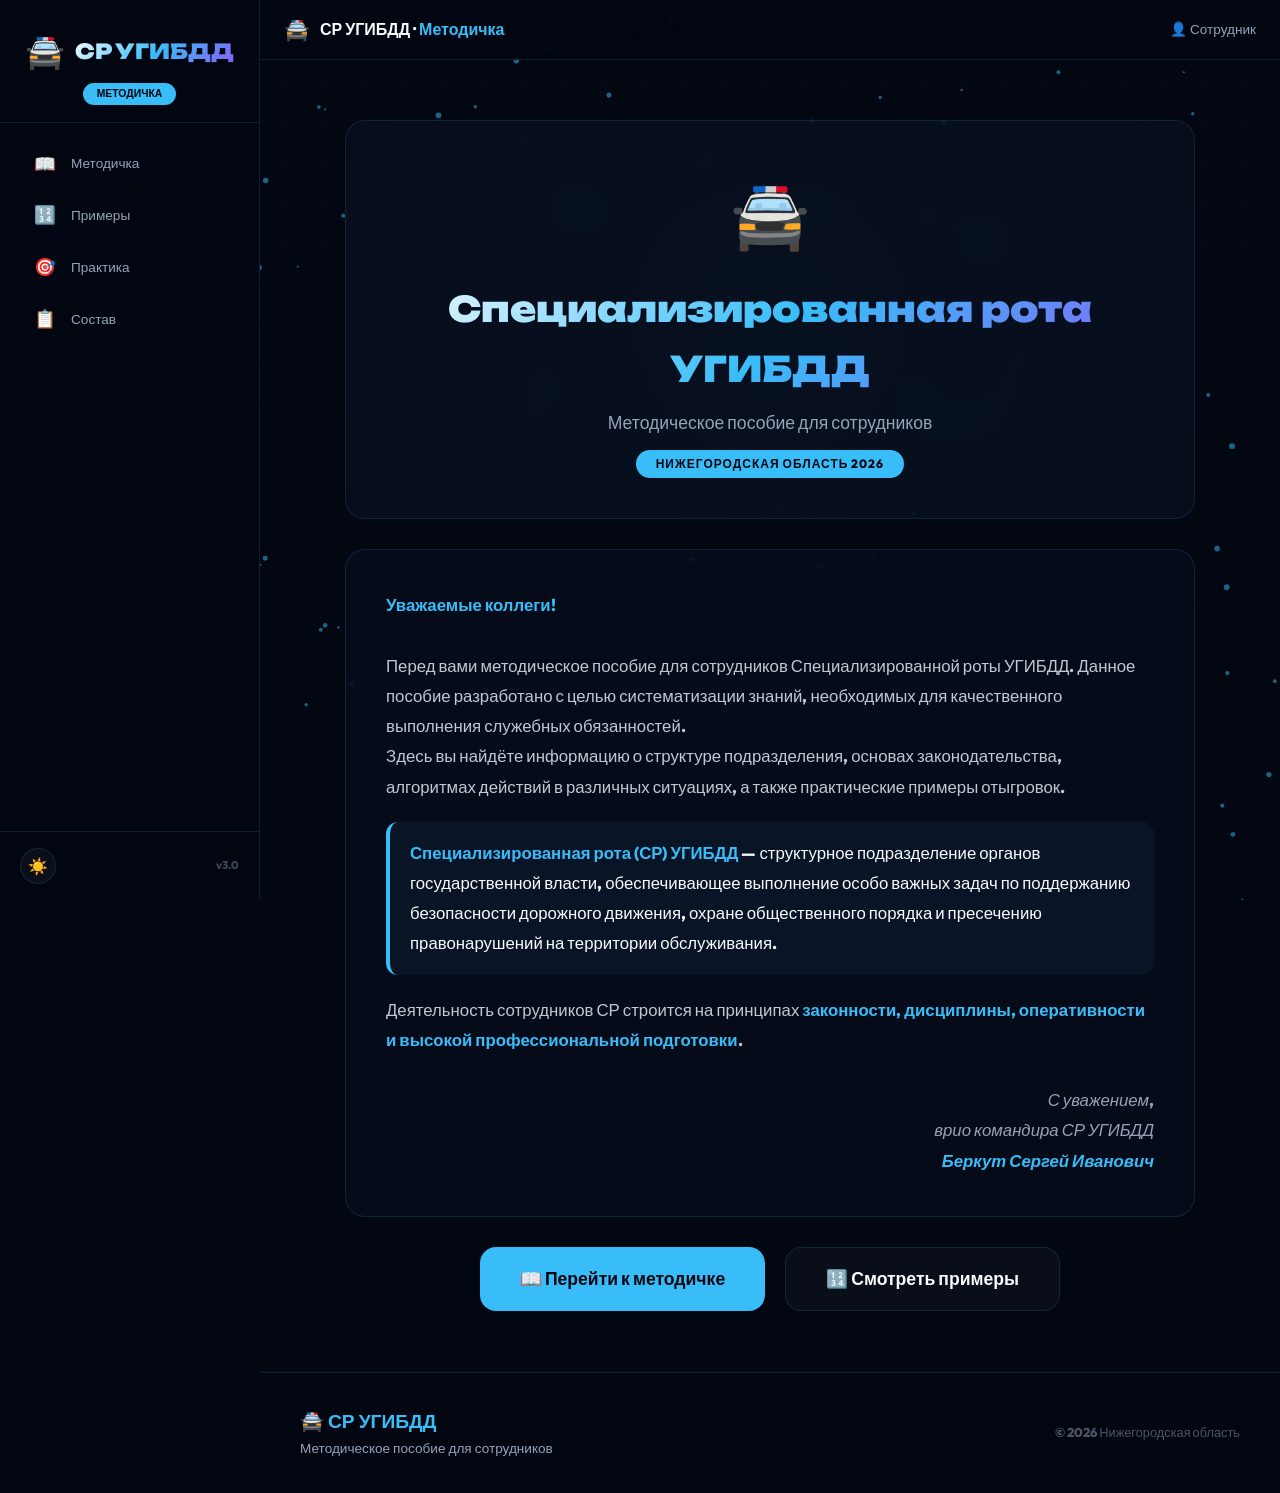
<file: index.html>
<!DOCTYPE html>
<html lang="ru" data-theme="dark">
<head>
    <meta charset="UTF-8">
    <meta name="viewport" content="width=device-width, initial-scale=1.0">
    <title>СР УГИБДД · Методичка</title>
    <link rel="preconnect" href="https://fonts.googleapis.com">
    <link rel="preconnect" href="https://fonts.gstatic.com" crossorigin>
    <link href="https://fonts.googleapis.com/css2?family=Outfit:wght@300;400;500;600;700;800;900&family=Unbounded:wght@300;400;500;700;900&display=swap" rel="stylesheet">
    <link rel="stylesheet" href="css/style.css">
    <link rel="stylesheet" href="css/themes.css">
    <link rel="icon" type="image/png" href="assets/img/favicon-96x96.png" sizes="96x96" />
    <link rel="icon" type="image/svg+xml" href="assets/img/favicon.svg" />
    <link rel="shortcut icon" href="assets/img/favicon.ico" />
    <link rel="apple-touch-icon" sizes="180x180" href="assets/img/apple-touch-icon.png" />
    <meta name="apple-mobile-web-app-title" content="SR UGIBDD" />
    <link rel="manifest" href="site.webmanifest" />
    <style>
        .title-container { max-width: 850px; margin: 0 auto; display: flex; flex-direction: column; gap: 30px; }
        .title-hero { text-align: center; padding: 40px 20px; background: var(--bg-card); backdrop-filter: blur(20px); border-radius: var(--radius); border: 1px solid var(--border); position: relative; overflow: hidden; }
        .title-hero::before { content: ''; position: absolute; top: -50%; left: -50%; width: 200%; height: 200%; background: radial-gradient(circle at center, rgba(56, 189, 248, 0.03) 0%, transparent 70%); animation: rotateGlow 20s linear infinite; pointer-events: none; }
        @keyframes rotateGlow { 0% { transform: rotate(0deg); } 100% { transform: rotate(360deg); } }
        .title-hero__icon { font-size: 4rem; display: block; margin-bottom: 10px; position: relative; z-index: 1; }
        .title-hero__title { font-family: 'Unbounded', sans-serif; font-size: 2.2rem; font-weight: 900; background: linear-gradient(135deg, #fff, var(--primary), var(--purple)); -webkit-background-clip: text; -webkit-text-fill-color: transparent; background-clip: text; position: relative; z-index: 1; }
        .title-hero__subtitle { color: var(--text-muted); font-size: 1.1rem; margin-top: 8px; position: relative; z-index: 1; }
        .title-hero__badge { display: inline-block; margin-top: 12px; background: var(--primary); color: var(--bg); padding: 4px 20px; border-radius: 20px; font-size: 0.75rem; font-weight: 700; text-transform: uppercase; letter-spacing: 1px; position: relative; z-index: 1; }
        .title-content { background: var(--bg-card); backdrop-filter: blur(20px); border-radius: var(--radius); border: 1px solid var(--border); padding: 40px; }
        .title-content__text { font-size: 1.05rem; line-height: 1.8; color: var(--text-secondary); }
        .title-content__text strong { color: var(--primary); }
        .title-content__text .highlight { background: rgba(56, 189, 248, 0.06); border-left: 4px solid var(--primary); padding: 16px 20px; border-radius: 12px; display: block; margin: 20px 0; color: var(--text); }
        .title-content__text .signature { display: block; margin-top: 30px; font-style: italic; color: var(--text-muted); text-align: right; }
        .title-actions { display: flex; justify-content: center; gap: 20px; flex-wrap: wrap; }
        .title-actions .btn-primary { display: inline-flex; align-items: center; gap: 12px; padding: 16px 40px; border-radius: 16px; border: none; background: var(--primary); color: var(--bg); font-weight: 700; font-size: 1.1rem; text-decoration: none; transition: var(--transition); cursor: pointer; }
        .title-actions .btn-primary:hover { transform: scale(1.05); box-shadow: 0 0 30px rgba(56, 189, 248, 0.15); }
        .title-actions .btn-secondary { display: inline-flex; align-items: center; gap: 12px; padding: 16px 40px; border-radius: 16px; border: 1px solid var(--border); background: rgba(255,255,255,0.03); color: var(--text); font-weight: 600; font-size: 1.1rem; text-decoration: none; transition: var(--transition); }
        .title-actions .btn-secondary:hover { background: rgba(56, 189, 248, 0.08); border-color: var(--primary); }
        @media (max-width: 768px) { .title-hero__title { font-size: 1.6rem; } .title-content { padding: 24px; } .title-content__text { font-size: 0.95rem; } .title-actions .btn-primary, .title-actions .btn-secondary { width: 100%; justify-content: center; padding: 14px 20px; } }
    </style>
</head>
<body>
    <canvas id="particles"></canvas>
    <aside class="sidebar" id="sidebar">
        <div class="sidebar__header">
            <div class="sidebar__logo">
                <span class="sidebar__logo-icon">🚔</span>
                <span class="sidebar__logo-text">СР УГИБДД</span>
            </div>
            <span class="sidebar__badge">Методичка</span>
        </div>
        <nav class="sidebar__nav">
            <ul class="sidebar__menu">
                <li><a href="book.html" class="sidebar__link"><span class="sidebar__icon">📖</span> Методичка</a></li>
                <li><a href="primery.html" class="sidebar__link"><span class="sidebar__icon">🔢</span> Примеры</a></li>
                <li><a href="practice.html" class="sidebar__link"><span class="sidebar__icon">🎯</span> Практика</a></li>
                <li><a href="pages/sostav/index.html" class="sidebar__link"><span class="sidebar__icon">📋</span> Состав</a></li>
            </ul>
        </nav>
        <div class="sidebar__footer">
            <button class="theme-toggle" id="themeToggle"><span class="theme-toggle__icon">☀️</span></button>
            <span class="sidebar__version">v3.0</span>
        </div>
    </aside>
    <main class="main-content">
        <header class="topbar">
            <button class="topbar__menu-btn" id="sidebarToggle">☰</button>
            <div class="topbar__brand">
                <span class="topbar__brand-icon">🚔</span>
                <span class="topbar__brand-text">СР УГИБДД · <span>Методичка</span></span>
            </div>
            <div class="topbar__info"><span class="topbar__user">👤 Сотрудник</span></div>
        </header>
        <div class="page">
            <section class="section">
                <div class="title-container">
                    <div class="title-hero">
                        <span class="title-hero__icon">🚔</span>
                        <h1 class="title-hero__title">Специализированная рота УГИБДД</h1>
                        <p class="title-hero__subtitle">Методическое пособие для сотрудников</p>
                        <span class="title-hero__badge">Нижегородская область 2026</span>
                    </div>
                    <div class="title-content">
                        <div class="title-content__text">
                            <p><strong>Уважаемые коллеги!</strong></p>
                            <br>
                            <p>Перед вами методическое пособие для сотрудников Специализированной роты УГИБДД. Данное пособие разработано с целью систематизации знаний, необходимых для качественного выполнения служебных обязанностей.</p>
                            <p>Здесь вы найдёте информацию о структуре подразделения, основах законодательства, алгоритмах действий в различных ситуациях, а также практические примеры отыгровок.</p>
                            <div class="highlight">
                                <p><strong>Специализированная рота (СР) УГИБДД</strong> — структурное подразделение органов государственной власти, обеспечивающее выполнение особо важных задач по поддержанию безопасности дорожного движения, охране общественного порядка и пресечению правонарушений на территории обслуживания.</p>
                            </div>
                            <p>Деятельность сотрудников СР строится на принципах <strong>законности, дисциплины, оперативности и высокой профессиональной подготовки</strong>.</p>
                            <span class="signature">С уважением,<br>врио командира СР УГИБДД<br><strong>Беркут Сергей Иванович</strong></span>
                        </div>
                    </div>
                    <div class="title-actions">
                        <a href="book.html" class="btn-primary">📖 Перейти к методичке</a>
                        <a href="primery.html" class="btn-secondary">🔢 Смотреть примеры</a>
                    </div>
                </div>
            </section>
        </div>
    </main>
    <footer class="footer">
        <div class="footer__container">
            <div class="footer__brand">
                <span class="footer__logo">🚔 СР УГИБДД</span>
                <p class="footer__desc">Методическое пособие для сотрудников</p>
            </div>
            <div class="footer__copy"><p>© 2026 Нижегородская область</p></div>
        </div>
    </footer>
    <script src="js/theme.js"></script>
    <script src="js/navigation.js"></script>
    <script src="js/main.js"></script>
</body>
</html>
</file>
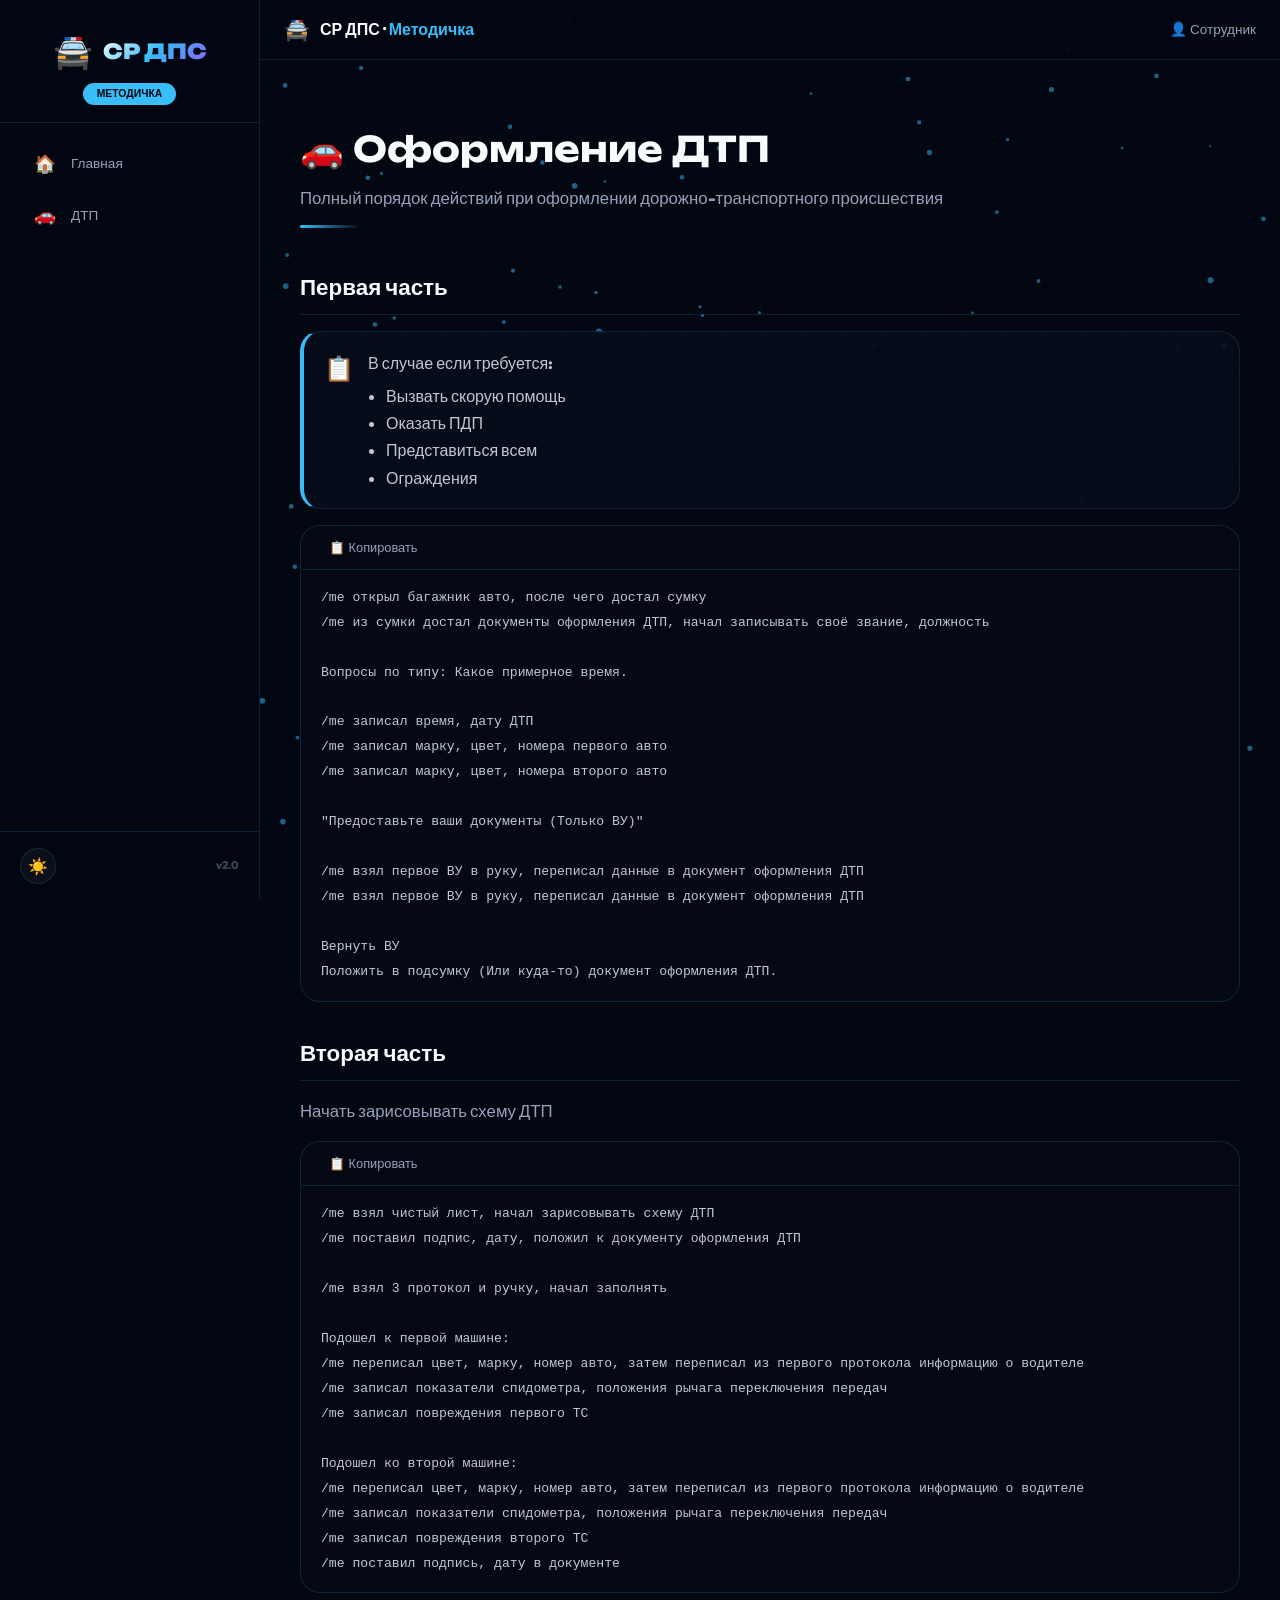
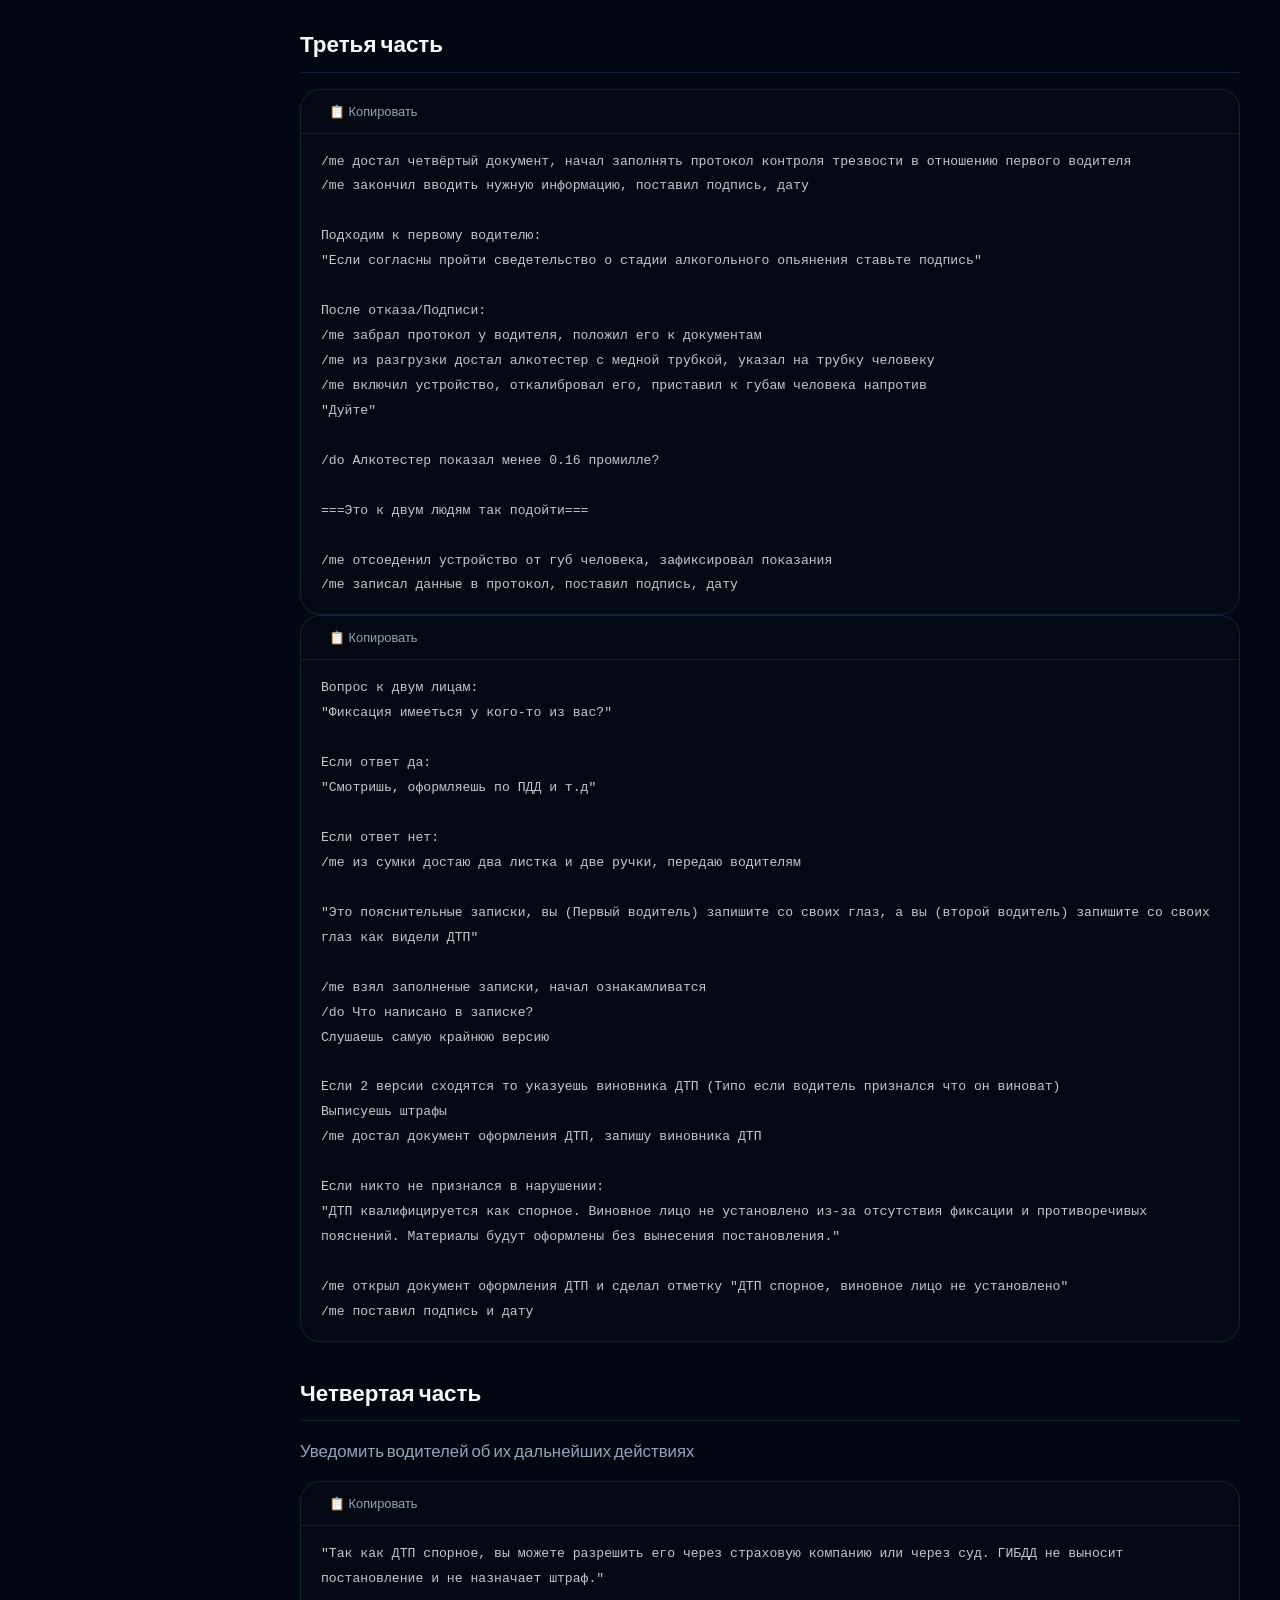
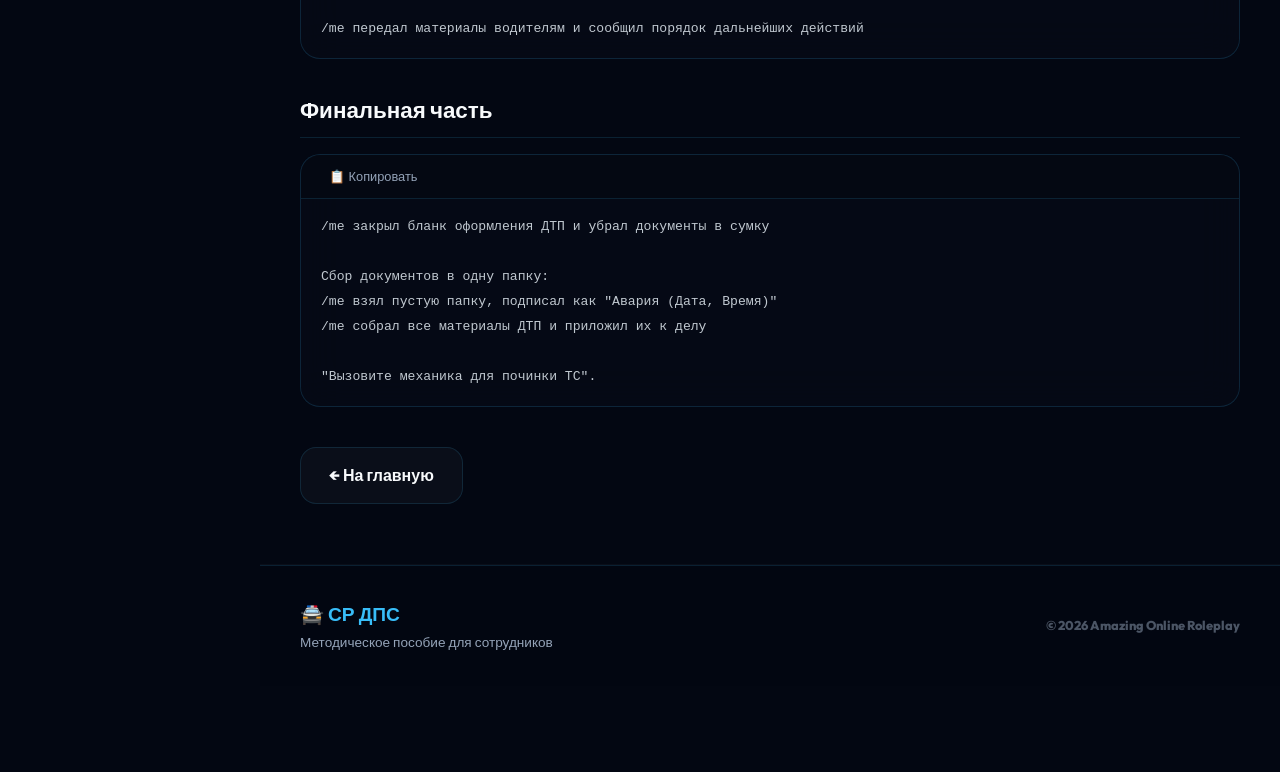
<file: pages/dtp/index.html>
<!DOCTYPE html>
<html lang="ru" data-theme="dark">
<head>
    <meta charset="UTF-8">
    <meta name="viewport" content="width=device-width, initial-scale=1.0">
    <title>ДТП · СР ДПС</title>
    <link rel="preconnect" href="https://fonts.googleapis.com">
    <link rel="preconnect" href="https://fonts.gstatic.com" crossorigin>
    <link href="https://fonts.googleapis.com/css2?family=Outfit:wght@300;400;500;600;700;800;900&family=Unbounded:wght@300;400;500;700;900&display=swap" rel="stylesheet">
    <link rel="stylesheet" href="../../css/style.css">
    <link rel="stylesheet" href="../../css/themes.css">
    <link rel="icon" type="image/png" href="../../assets/img/favicon-96x96.png" sizes="96x96" />
    <link rel="icon" type="image/svg+xml" href="../../assets/img/favicon.svg" />
    <link rel="shortcut icon" href="../../assets/img/favicon.ico" />
    <link rel="apple-touch-icon" sizes="180x180" href="../../assets/img/apple-touch-icon.png" />
    <meta name="apple-mobile-web-app-title" content="DPS Method" />
    <link rel="manifest" href="../../site.webmanifest" />
</head>
<body>

    <canvas id="particles"></canvas>

    <aside class="sidebar" id="sidebar">
        <div class="sidebar__header">
            <div class="sidebar__logo">
                <span class="sidebar__logo-icon">🚔</span>
                <span class="sidebar__logo-text">СР ДПС</span>
            </div>
            <span class="sidebar__badge">Методичка</span>
        </div>
        <nav class="sidebar__nav">
            <ul class="sidebar__menu">
                <li><a href="../../primery.html" class="sidebar__link">
                    <span class="sidebar__icon">🏠</span> Главная
                </a></li>
                <li><a href="index.html" class="sidebar__link active">
                    <span class="sidebar__icon">🚗</span> ДТП
                </a></li>
            </ul>
        </nav>
        <div class="sidebar__footer">
            <button class="theme-toggle" id="themeToggle">
                <span class="theme-toggle__icon">☀️</span>
            </button>
            <span class="sidebar__version">v2.0</span>
        </div>
    </aside>

    <main class="main-content">
        <header class="topbar">
            <button class="topbar__menu-btn" id="sidebarToggle">☰</button>
            <div class="topbar__brand">
                <span class="topbar__brand-icon">🚔</span>
                <span class="topbar__brand-text">СР ДПС · <span>Методичка</span></span>
            </div>
            <div class="topbar__info">
                <span class="topbar__user">👤 Сотрудник</span>
            </div>
        </header>

        <div class="page">
            <section class="section">
                <div class="section__header">
                    <h1 class="section__title">🚗 Оформление ДТП</h1>
                    <p class="section__subtitle">Полный порядок действий при оформлении дорожно-транспортного происшествия</p>
                    <div class="section__divider"></div>
                </div>

                <h2 class="section__heading">Первая часть</h2>
                <div class="alert alert--info">
                    <div class="alert__icon">📋</div>
                    <div class="alert__content">
                        <p>В случае если требуется:</p>
                        <ul>
                            <li>Вызвать скорую помощь</li>
                            <li>Оказать ПДП</li>
                            <li>Представиться всем</li>
                            <li>Ограждения</li>
                        </ul>
                    </div>
                </div>

                <div class="code-block">
                    <div class="code-block__header">
                        <button class="code-block__copy" onclick="copyCode(this)">📋 Копировать</button>
                    </div>
                    <pre class="code-block__content"><code>/me открыл багажник авто, после чего достал сумку
/me из сумки достал документы оформления ДТП, начал записывать своё звание, должность

Вопросы по типу: Какое примерное время.

/me записал время, дату ДТП
/me записал марку, цвет, номера первого авто
/me записал марку, цвет, номера второго авто

"Предоставьте ваши документы (Только ВУ)"

/me взял первое ВУ в руку, переписал данные в документ оформления ДТП
/me взял первое ВУ в руку, переписал данные в документ оформления ДТП

Вернуть ВУ
Положить в подсумку (Или куда-то) документ оформления ДТП.</code></pre>
                </div>

                <h2 class="section__heading">Вторая часть</h2>
                <p class="section__subtitle" style="margin-bottom: 16px;">Начать зарисовывать схему ДТП</p>

                <div class="code-block">
                    <div class="code-block__header">
                        <button class="code-block__copy" onclick="copyCode(this)">📋 Копировать</button>
                    </div>
                    <pre class="code-block__content"><code>/me взял чистый лист, начал зарисовывать схему ДТП
/me поставил подпис, дату, положил к документу оформления ДТП

/me взял 3 протокол и ручку, начал заполнять

Подошел к первой машине:
/me переписал цвет, марку, номер авто, затем переписал из первого протокола информацию о водителе
/me записал показатели спидометра, положения рычага переключения передач
/me записал повреждения первого ТС

Подошел ко второй машине:
/me переписал цвет, марку, номер авто, затем переписал из первого протокола информацию о водителе
/me записал показатели спидометра, положения рычага переключения передач
/me записал повреждения второго ТС
/me поставил подпись, дату в документе</code></pre>
                </div>

                <h2 class="section__heading">Третья часть</h2>

                <div class="code-block">
                    <div class="code-block__header">
                        <button class="code-block__copy" onclick="copyCode(this)">📋 Копировать</button>
                    </div>
                    <pre class="code-block__content"><code>/me достал четвёртый документ, начал заполнять протокол контроля трезвости в отношению первого водителя
/me закончил вводить нужную информацию, поставил подпись, дату

Подходим к первому водителю:
"Если согласны пройти сведетельство о стадии алкогольного опьянения ставьте подпись"

После отказа/Подписи:
/me забрал протокол у водителя, положил его к документам
/me из разгрузки достал алкотестер с медной трубкой, указал на трубку человеку
/me включил устройство, откалибровал его, приставил к губам человека напротив
"Дуйте"

/do Алкотестер показал менее 0.16 промилле?

===Это к двум людям так подойти===

/me отсоеденил устройство от губ человека, зафиксировал показания
/me записал данные в протокол, поставил подпись, дату</code></pre>
                </div>

                <div class="code-block">
                    <div class="code-block__header">
                        <button class="code-block__copy" onclick="copyCode(this)">📋 Копировать</button>
                    </div>
                    <pre class="code-block__content"><code>Вопрос к двум лицам:
"Фиксация имееться у кого-то из вас?"

Если ответ да:
"Смотришь, оформляешь по ПДД и т.д"

Если ответ нет:
/me из сумки достаю два листка и две ручки, передаю водителям

"Это пояснительные записки, вы (Первый водитель) запишите со своих глаз, а вы (второй водитель) запишите со своих глаз как видели ДТП"

/me взял заполненые записки, начал ознакамливатся
/do Что написано в записке?
Слушаешь самую крайнюю версию

Если 2 версии сходятся то указуешь виновника ДТП (Типо если водитель признался что он виноват)
Выписуешь штрафы
/me достал документ оформления ДТП, запишу виновника ДТП

Если никто не признался в нарушении:
"ДТП квалифицируется как спорное. Виновное лицо не установлено из-за отсутствия фиксации и противоречивых пояснений. Материалы будут оформлены без вынесения постановления."

/me открыл документ оформления ДТП и сделал отметку "ДТП спорное, виновное лицо не установлено"
/me поставил подпись и дату</code></pre>
                </div>

                <h2 class="section__heading">Четвертая часть</h2>
                <p class="section__subtitle" style="margin-bottom: 16px;">Уведомить водителей об их дальнейших действиях</p>

                <div class="code-block">
                    <div class="code-block__header">
                        <button class="code-block__copy" onclick="copyCode(this)">📋 Копировать</button>
                    </div>
                    <pre class="code-block__content"><code>"Так как ДТП спорное, вы можете разрешить его через страховую компанию или через суд. ГИБДД не выносит постановление и не назначает штраф."

/me передал материалы водителям и сообщил порядок дальнейших действий</code></pre>
                </div>

                <h2 class="section__heading">Финальная часть</h2>

                <div class="code-block">
                    <div class="code-block__header">
                        <button class="code-block__copy" onclick="copyCode(this)">📋 Копировать</button>
                    </div>
                    <pre class="code-block__content"><code>/me закрыл бланк оформления ДТП и убрал документы в сумку

Сбор документов в одну папку:
/me взял пустую папку, подписал как "Авария (Дата, Время)"
/me собрал все материалы ДТП и приложил их к делу

"Вызовите механика для починки ТС".</code></pre>
                </div>

                <a href="../../primery.html" class="back-btn">
                    ← На главную
                </a>
            </section>
        </div>
    </main>

    <footer class="footer">
        <div class="footer__container">
            <div class="footer__brand">
                <span class="footer__logo">🚔 СР ДПС</span>
                <p class="footer__desc">Методическое пособие для сотрудников</p>
            </div>
            <div class="footer__copy">
                <p>© 2026 Amazing Online Roleplay</p>
            </div>
        </div>
    </footer>

    <script src="../../js/theme.js"></script>
    <script src="../../js/navigation.js"></script>
    <script src="../../js/main.js"></script>
</body>
</html>
</file>
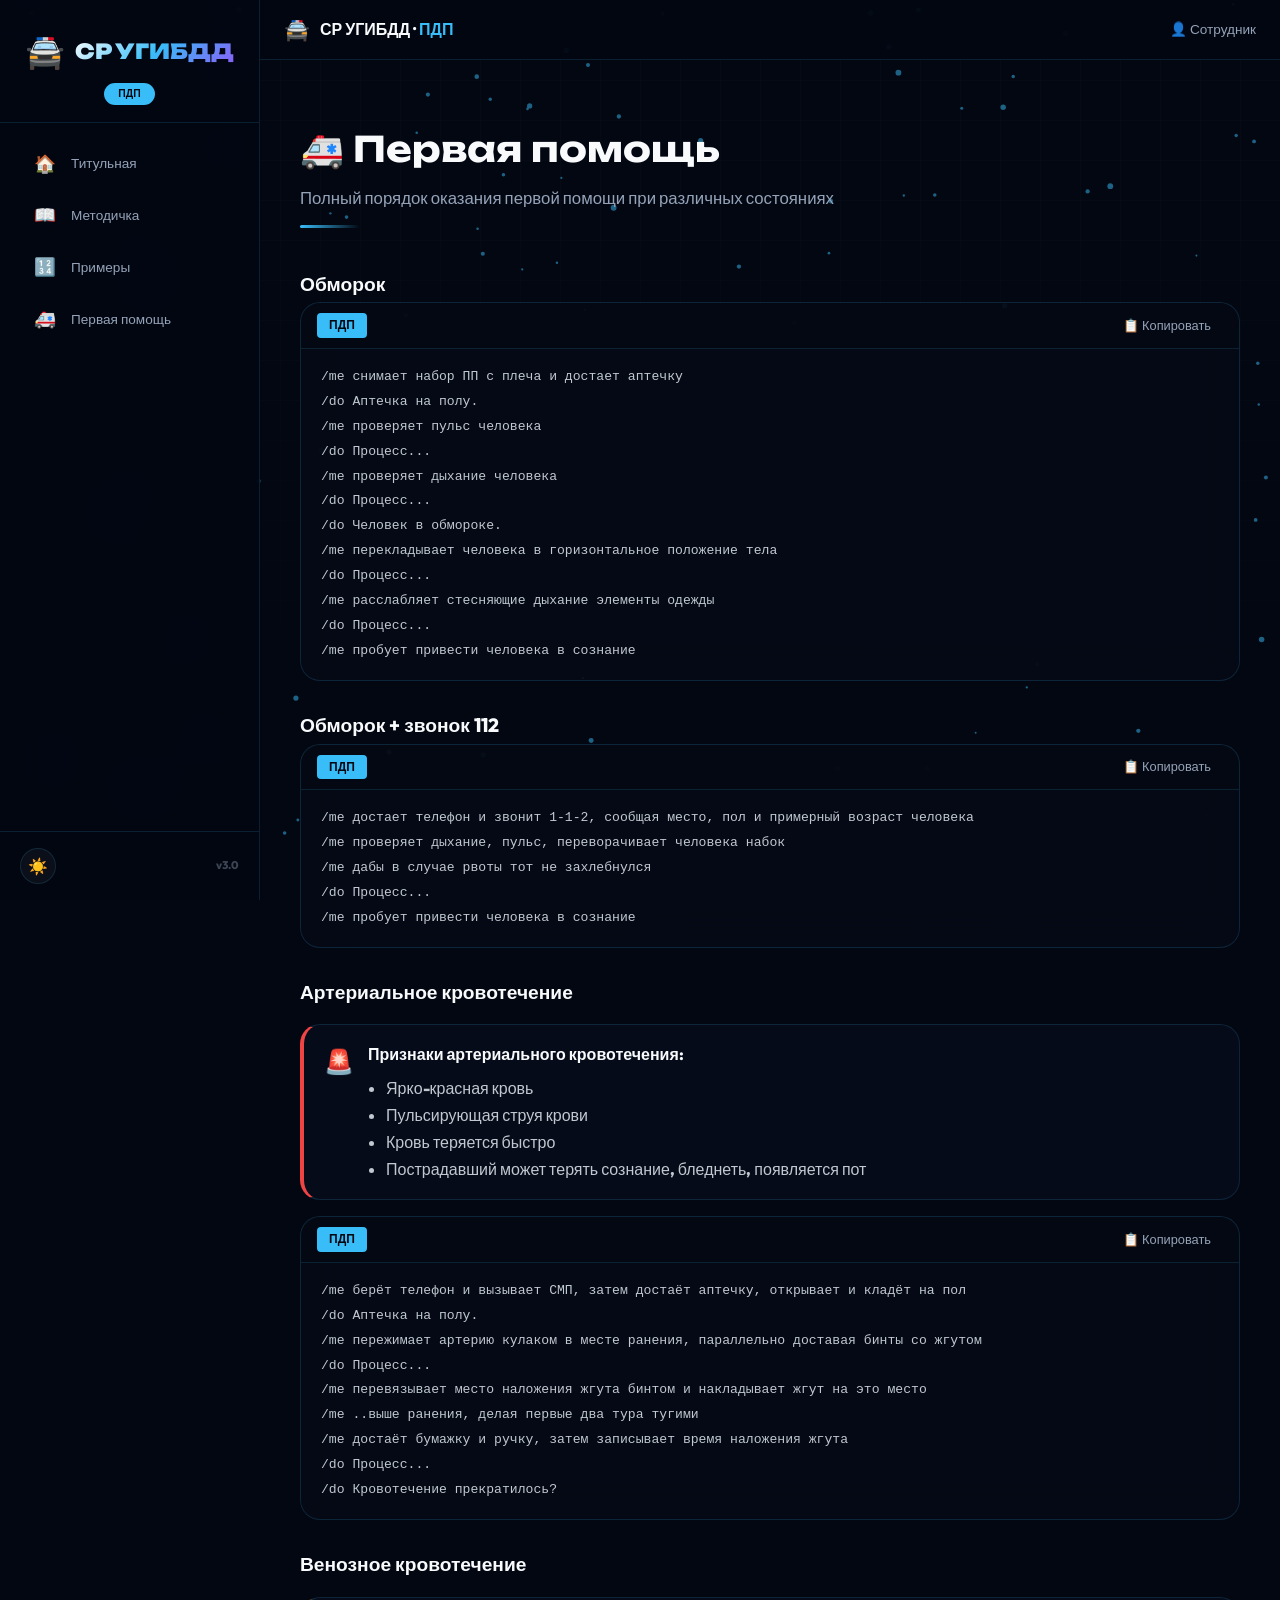
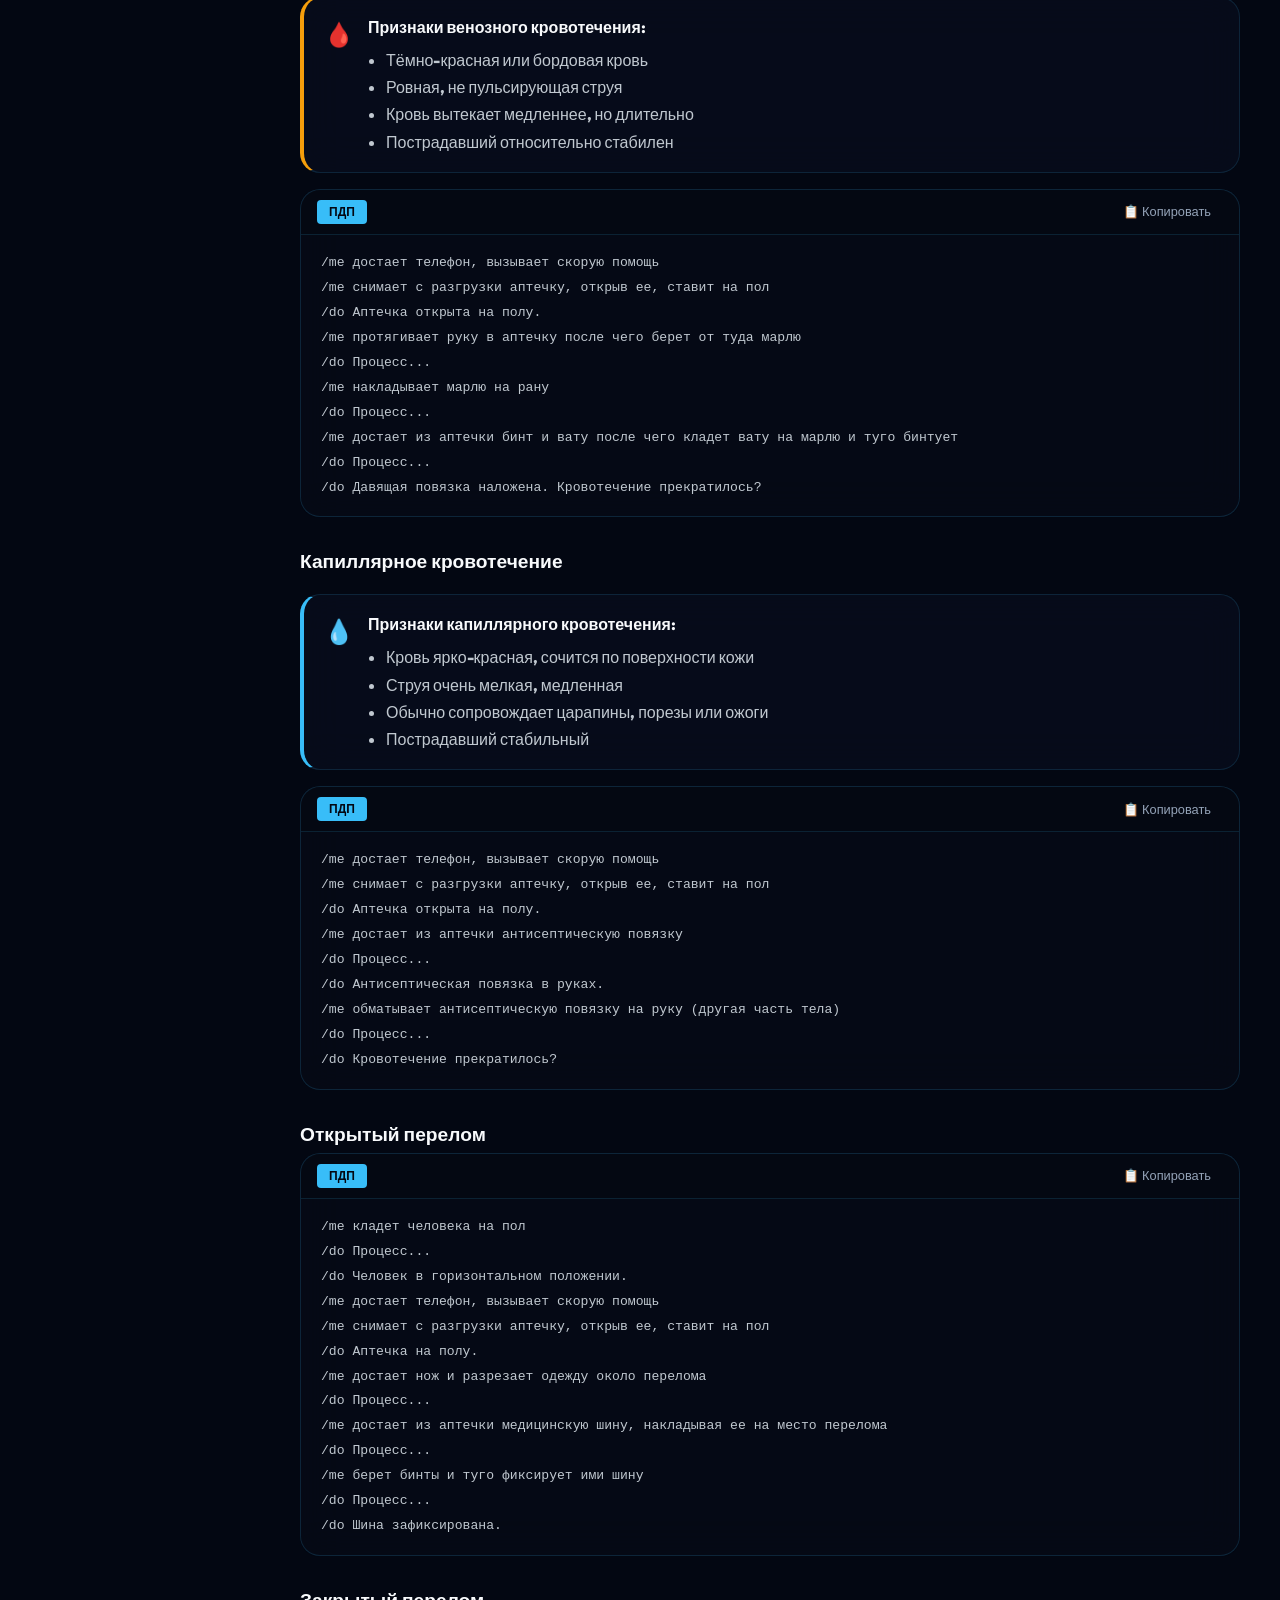
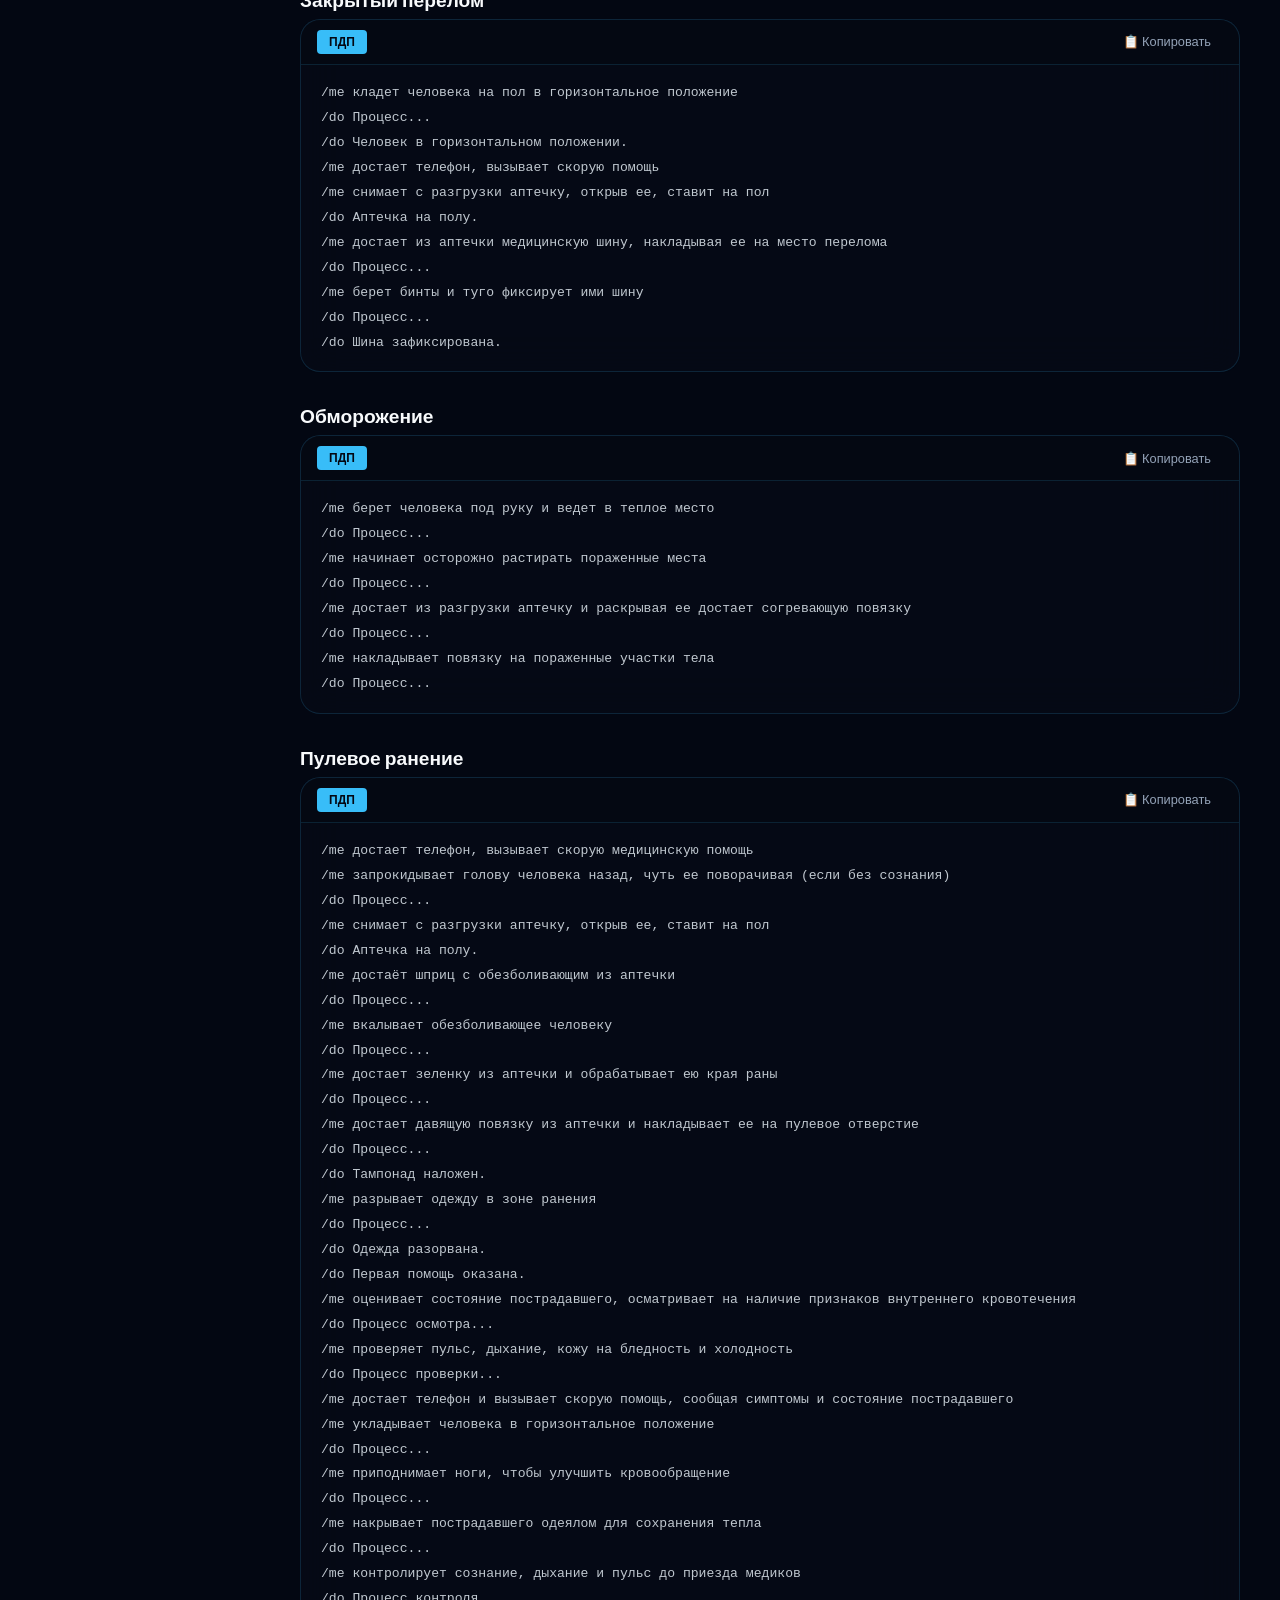
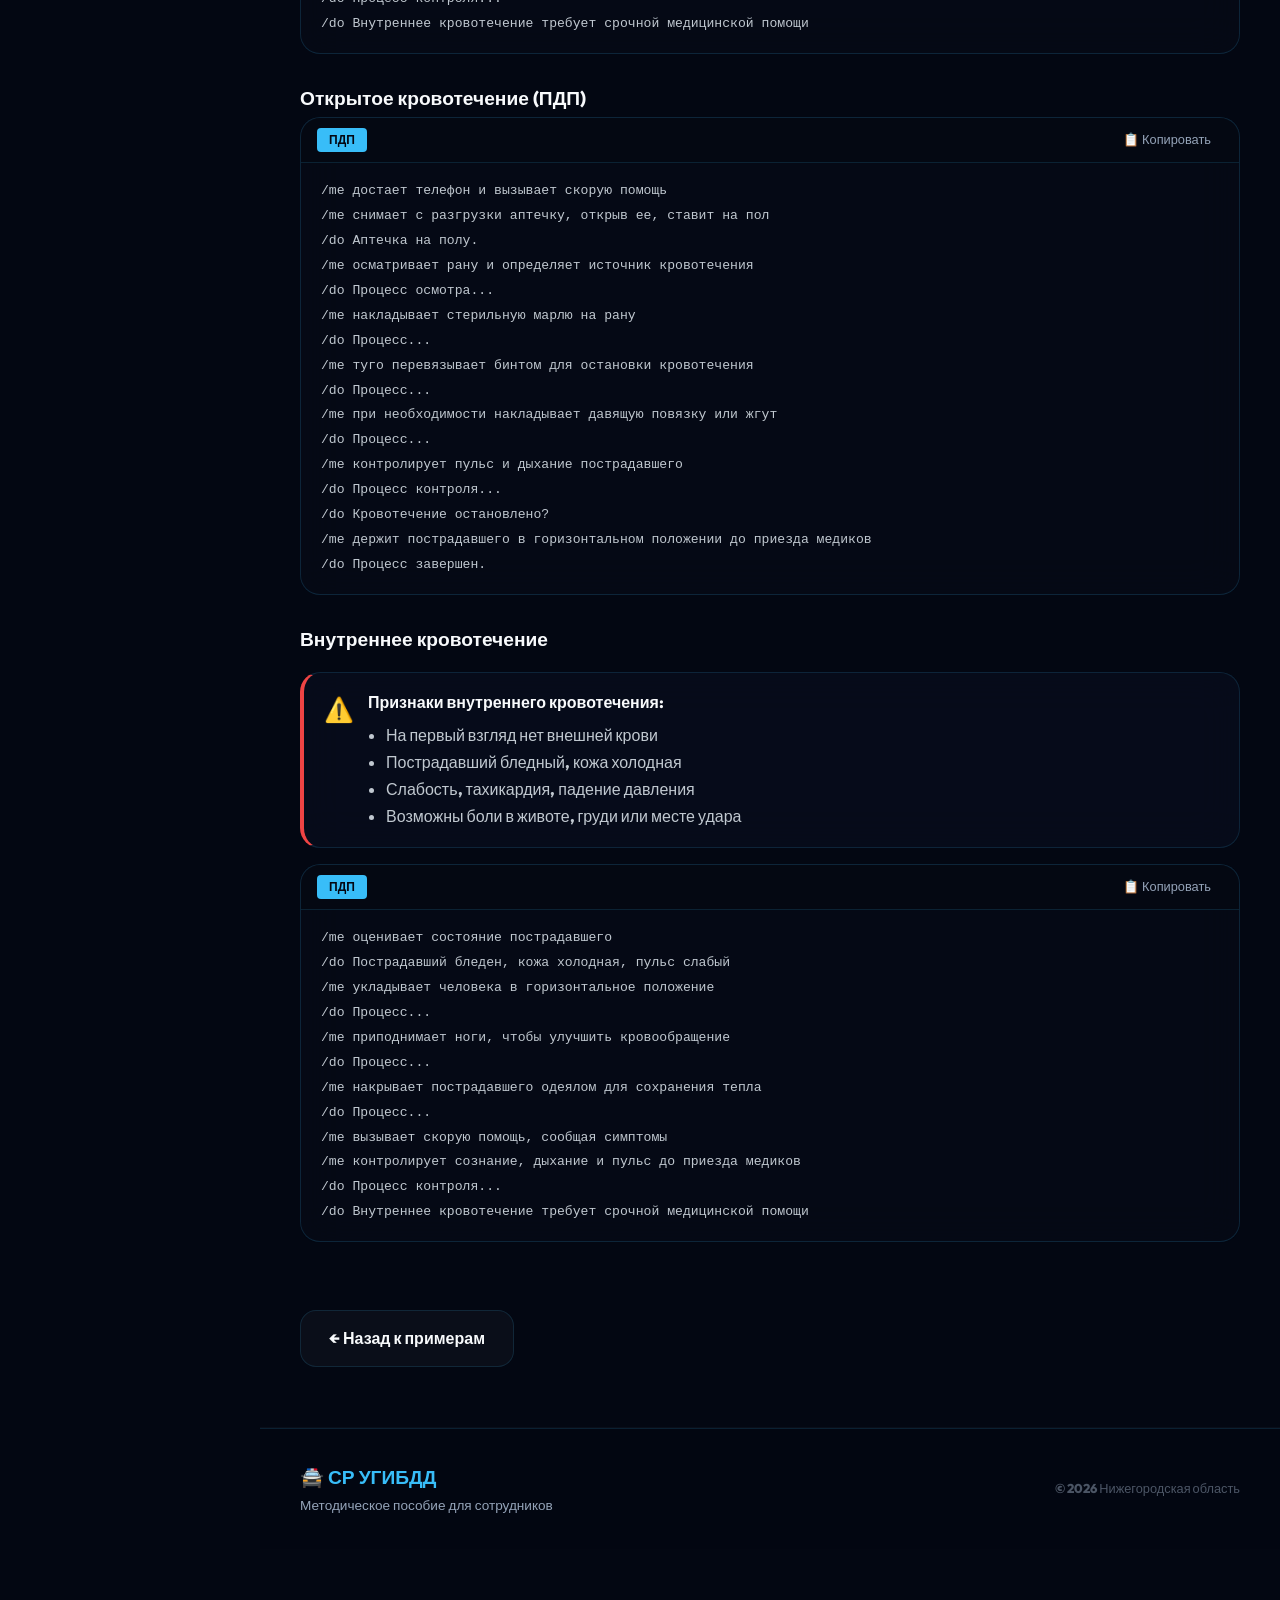
<file: pages/first-aid/index.html>
<!DOCTYPE html>
<html lang="ru" data-theme="dark">
<head>
    <meta charset="UTF-8">
    <meta name="viewport" content="width=device-width, initial-scale=1.0">
    <title>Первая помощь · СР УГИБДД</title>
    <link rel="preconnect" href="https://fonts.googleapis.com">
    <link rel="preconnect" href="https://fonts.gstatic.com" crossorigin>
    <link href="https://fonts.googleapis.com/css2?family=Outfit:wght@300;400;500;600;700;800;900&family=Unbounded:wght@300;400;500;700;900&display=swap" rel="stylesheet">
    <link rel="stylesheet" href="../../css/style.css">
    <link rel="stylesheet" href="../../css/themes.css">
    <link rel="icon" type="image/png" href="../../assets/img/favicon-96x96.png" sizes="96x96" />
    <link rel="icon" type="image/svg+xml" href="../../assets/img/favicon.svg" />
    <link rel="shortcut icon" href="../../assets/img/favicon.ico" />
    <link rel="apple-touch-icon" sizes="180x180" href="../../assets/img/apple-touch-icon.png" />
    <meta name="apple-mobile-web-app-title" content="SR UGIBDD" />
    <link rel="manifest" href="../../site.webmanifest" />
</head>
<body>
    <canvas id="particles"></canvas>
    <aside class="sidebar" id="sidebar">
        <div class="sidebar__header">
            <div class="sidebar__logo">
                <span class="sidebar__logo-icon">🚔</span>
                <span class="sidebar__logo-text">СР УГИБДД</span>
            </div>
            <span class="sidebar__badge">ПДП</span>
        </div>
        <nav class="sidebar__nav">
            <ul class="sidebar__menu">
                <li><a href="../../index.html" class="sidebar__link"><span class="sidebar__icon">🏠</span> Титульная</a></li>
                <li><a href="../../book.html" class="sidebar__link"><span class="sidebar__icon">📖</span> Методичка</a></li>
                <li><a href="../../primery.html" class="sidebar__link"><span class="sidebar__icon">🔢</span> Примеры</a></li>
                <li><a href="index.html" class="sidebar__link active"><span class="sidebar__icon">🚑</span> Первая помощь</a></li>
            </ul>
        </nav>
        <div class="sidebar__footer">
            <button class="theme-toggle" id="themeToggle"><span class="theme-toggle__icon">☀️</span></button>
            <span class="sidebar__version">v3.0</span>
        </div>
    </aside>
    <main class="main-content">
        <header class="topbar">
            <button class="topbar__menu-btn" id="sidebarToggle">☰</button>
            <div class="topbar__brand">
                <span class="topbar__brand-icon">🚔</span>
                <span class="topbar__brand-text">СР УГИБДД · <span>ПДП</span></span>
            </div>
            <div class="topbar__info"><span class="topbar__user">👤 Сотрудник</span></div>
        </header>
        <div class="page">
            <section class="section">
                <div class="section__header">
                    <h1 class="section__title">🚑 Первая помощь</h1>
                    <p class="section__subtitle">Полный порядок оказания первой помощи при различных состояниях</p>
                    <div class="section__divider"></div>
                </div>

                <!-- ========================================================= -->
                <!-- ОБМОРОК -->
                <!-- ========================================================= -->
                <div class="method-block">
                    <h3 class="method-block__title">Обморок</h3>
                    <div class="code-block">
                        <div class="code-block__header">
                            <span class="code-block__badge">ПДП</span>
                            <button class="code-block__copy" onclick="copyCode(this)">📋 Копировать</button>
                        </div>
                        <pre class="code-block__content"><code>/me снимает набор ПП с плеча и достает аптечку
/do Аптечка на полу.
/me проверяет пульс человека
/do Процесс...
/me проверяет дыхание человека
/do Процесс...
/do Человек в обмороке.
/me перекладывает человека в горизонтальное положение тела
/do Процесс...
/me расслабляет стесняющие дыхание элементы одежды
/do Процесс...
/me пробует привести человека в сознание</code></pre>
                    </div>
                </div>

                <!-- ========================================================= -->
                <!-- ОБМОРОК + ЗВОНОК 112 -->
                <!-- ========================================================= -->
                <div class="method-block">
                    <h3 class="method-block__title">Обморок + звонок 112</h3>
                    <div class="code-block">
                        <div class="code-block__header">
                            <span class="code-block__badge">ПДП</span>
                            <button class="code-block__copy" onclick="copyCode(this)">📋 Копировать</button>
                        </div>
                        <pre class="code-block__content"><code>/me достает телефон и звонит 1-1-2, сообщая место, пол и примерный возраст человека
/me проверяет дыхание, пульс, переворачивает человека набок
/me дабы в случае рвоты тот не захлебнулся
/do Процесс...
/me пробует привести человека в сознание</code></pre>
                    </div>
                </div>

                <!-- ========================================================= -->
                <!-- АРТЕРИАЛЬНОЕ КРОВОТЕЧЕНИЕ -->
                <!-- ========================================================= -->
                <div class="method-block">
                    <h3 class="method-block__title">Артериальное кровотечение</h3>
                    <div class="alert alert--danger">
                        <div class="alert__icon">🚨</div>
                        <div class="alert__content">
                            <strong>Признаки артериального кровотечения:</strong>
                            <ul>
                                <li>Ярко-красная кровь</li>
                                <li>Пульсирующая струя крови</li>
                                <li>Кровь теряется быстро</li>
                                <li>Пострадавший может терять сознание, бледнеть, появляется пот</li>
                            </ul>
                        </div>
                    </div>
                    <div class="code-block">
                        <div class="code-block__header">
                            <span class="code-block__badge">ПДП</span>
                            <button class="code-block__copy" onclick="copyCode(this)">📋 Копировать</button>
                        </div>
                        <pre class="code-block__content"><code>/me берёт телефон и вызывает СМП, затем достаёт аптечку, открывает и кладёт на пол
/do Аптечка на полу.
/me пережимает артерию кулаком в месте ранения, параллельно доставая бинты со жгутом
/do Процесс...
/me перевязывает место наложения жгута бинтом и накладывает жгут на это место
/me ..выше ранения, делая первые два тура тугими
/me достаёт бумажку и ручку, затем записывает время наложения жгута
/do Процесс...
/do Кровотечение прекратилось?</code></pre>
                    </div>
                </div>

                <!-- ========================================================= -->
                <!-- ВЕНОЗНОЕ КРОВОТЕЧЕНИЕ -->
                <!-- ========================================================= -->
                <div class="method-block">
                    <h3 class="method-block__title">Венозное кровотечение</h3>
                    <div class="alert alert--warning">
                        <div class="alert__icon">🩸</div>
                        <div class="alert__content">
                            <strong>Признаки венозного кровотечения:</strong>
                            <ul>
                                <li>Тёмно-красная или бордовая кровь</li>
                                <li>Ровная, не пульсирующая струя</li>
                                <li>Кровь вытекает медленнее, но длительно</li>
                                <li>Пострадавший относительно стабилен</li>
                            </ul>
                        </div>
                    </div>
                    <div class="code-block">
                        <div class="code-block__header">
                            <span class="code-block__badge">ПДП</span>
                            <button class="code-block__copy" onclick="copyCode(this)">📋 Копировать</button>
                        </div>
                        <pre class="code-block__content"><code>/me достает телефон, вызывает скорую помощь
/me снимает с разгрузки аптечку, открыв ее, ставит на пол
/do Аптечка открыта на полу.
/me протягивает руку в аптечку после чего берет от туда марлю
/do Процесс...
/me накладывает марлю на рану
/do Процесс...
/me достает из аптечки бинт и вату после чего кладет вату на марлю и туго бинтует
/do Процесс...
/do Давящая повязка наложена. Кровотечение прекратилось?</code></pre>
                    </div>
                </div>

                <!-- ========================================================= -->
                <!-- КАПИЛЛЯРНОЕ КРОВОТЕЧЕНИЕ -->
                <!-- ========================================================= -->
                <div class="method-block">
                    <h3 class="method-block__title">Капиллярное кровотечение</h3>
                    <div class="alert alert--info">
                        <div class="alert__icon">💧</div>
                        <div class="alert__content">
                            <strong>Признаки капиллярного кровотечения:</strong>
                            <ul>
                                <li>Кровь ярко-красная, сочится по поверхности кожи</li>
                                <li>Струя очень мелкая, медленная</li>
                                <li>Обычно сопровождает царапины, порезы или ожоги</li>
                                <li>Пострадавший стабильный</li>
                            </ul>
                        </div>
                    </div>
                    <div class="code-block">
                        <div class="code-block__header">
                            <span class="code-block__badge">ПДП</span>
                            <button class="code-block__copy" onclick="copyCode(this)">📋 Копировать</button>
                        </div>
                        <pre class="code-block__content"><code>/me достает телефон, вызывает скорую помощь
/me снимает с разгрузки аптечку, открыв ее, ставит на пол
/do Аптечка открыта на полу.
/me достает из аптечки антисептическую повязку
/do Процесс...
/do Антисептическая повязка в руках.
/me обматывает антисептическую повязку на руку (другая часть тела)
/do Процесс...
/do Кровотечение прекратилось?</code></pre>
                    </div>
                </div>

                <!-- ========================================================= -->
                <!-- ОТКРЫТЫЙ ПЕРЕЛОМ -->
                <!-- ========================================================= -->
                <div class="method-block">
                    <h3 class="method-block__title">Открытый перелом</h3>
                    <div class="code-block">
                        <div class="code-block__header">
                            <span class="code-block__badge">ПДП</span>
                            <button class="code-block__copy" onclick="copyCode(this)">📋 Копировать</button>
                        </div>
                        <pre class="code-block__content"><code>/me кладет человека на пол
/do Процесс...
/do Человек в горизонтальном положении.
/me достает телефон, вызывает скорую помощь
/me снимает с разгрузки аптечку, открыв ее, ставит на пол
/do Аптечка на полу.
/me достает нож и разрезает одежду около перелома
/do Процесс...
/me достает из аптечки медицинскую шину, накладывая ее на место перелома
/do Процесс...
/me берет бинты и туго фиксирует ими шину
/do Процесс...
/do Шина зафиксирована.</code></pre>
                    </div>
                </div>

                <!-- ========================================================= -->
                <!-- ЗАКРЫТЫЙ ПЕРЕЛОМ -->
                <!-- ========================================================= -->
                <div class="method-block">
                    <h3 class="method-block__title">Закрытый перелом</h3>
                    <div class="code-block">
                        <div class="code-block__header">
                            <span class="code-block__badge">ПДП</span>
                            <button class="code-block__copy" onclick="copyCode(this)">📋 Копировать</button>
                        </div>
                        <pre class="code-block__content"><code>/me кладет человека на пол в горизонтальное положение
/do Процесс...
/do Человек в горизонтальном положении.
/me достает телефон, вызывает скорую помощь
/me снимает с разгрузки аптечку, открыв ее, ставит на пол
/do Аптечка на полу.
/me достает из аптечки медицинскую шину, накладывая ее на место перелома
/do Процесс...
/me берет бинты и туго фиксирует ими шину
/do Процесс...
/do Шина зафиксирована.</code></pre>
                    </div>
                </div>

                <!-- ========================================================= -->
                <!-- ОБМОРОЖЕНИЕ -->
                <!-- ========================================================= -->
                <div class="method-block">
                    <h3 class="method-block__title">Обморожение</h3>
                    <div class="code-block">
                        <div class="code-block__header">
                            <span class="code-block__badge">ПДП</span>
                            <button class="code-block__copy" onclick="copyCode(this)">📋 Копировать</button>
                        </div>
                        <pre class="code-block__content"><code>/me берет человека под руку и ведет в теплое место
/do Процесс...
/me начинает осторожно растирать пораженные места
/do Процесс...
/me достает из разгрузки аптечку и раскрывая ее достает согревающую повязку
/do Процесс...
/me накладывает повязку на пораженные участки тела
/do Процесс...</code></pre>
                    </div>
                </div>

                <!-- ========================================================= -->
                <!-- ПУЛЕВОЕ РАНЕНИЕ -->
                <!-- ========================================================= -->
                <div class="method-block">
                    <h3 class="method-block__title">Пулевое ранение</h3>
                    <div class="code-block">
                        <div class="code-block__header">
                            <span class="code-block__badge">ПДП</span>
                            <button class="code-block__copy" onclick="copyCode(this)">📋 Копировать</button>
                        </div>
                        <pre class="code-block__content"><code>/me достает телефон, вызывает скорую медицинскую помощь
/me запрокидывает голову человека назад, чуть ее поворачивая (если без сознания)
/do Процесс...
/me снимает с разгрузки аптечку, открыв ее, ставит на пол
/do Аптечка на полу.
/me достаёт шприц с обезболивающим из аптечки
/do Процесс...
/me вкалывает обезболивающее человеку
/do Процесс...
/me достает зеленку из аптечки и обрабатывает ею края раны
/do Процесс...
/me достает давящую повязку из аптечки и накладывает ее на пулевое отверстие
/do Процесс...
/do Тампонад наложен.
/me разрывает одежду в зоне ранения
/do Процесс...
/do Одежда разорвана.
/do Первая помощь оказана.
/me оценивает состояние пострадавшего, осматривает на наличие признаков внутреннего кровотечения
/do Процесс осмотра...
/me проверяет пульс, дыхание, кожу на бледность и холодность
/do Процесс проверки...
/me достает телефон и вызывает скорую помощь, сообщая симптомы и состояние пострадавшего
/me укладывает человека в горизонтальное положение
/do Процесс...
/me приподнимает ноги, чтобы улучшить кровообращение
/do Процесс...
/me накрывает пострадавшего одеялом для сохранения тепла
/do Процесс...
/me контролирует сознание, дыхание и пульс до приезда медиков
/do Процесс контроля...
/do Внутреннее кровотечение требует срочной медицинской помощи</code></pre>
                    </div>
                </div>

                <!-- ========================================================= -->
                <!-- ОТКРЫТОЕ КРОВОТЕЧЕНИЕ (ПДП) -->
                <!-- ========================================================= -->
                <div class="method-block">
                    <h3 class="method-block__title">Открытое кровотечение (ПДП)</h3>
                    <div class="code-block">
                        <div class="code-block__header">
                            <span class="code-block__badge">ПДП</span>
                            <button class="code-block__copy" onclick="copyCode(this)">📋 Копировать</button>
                        </div>
                        <pre class="code-block__content"><code>/me достает телефон и вызывает скорую помощь
/me снимает с разгрузки аптечку, открыв ее, ставит на пол
/do Аптечка на полу.
/me осматривает рану и определяет источник кровотечения
/do Процесс осмотра...
/me накладывает стерильную марлю на рану
/do Процесс...
/me туго перевязывает бинтом для остановки кровотечения
/do Процесс...
/me при необходимости накладывает давящую повязку или жгут
/do Процесс...
/me контролирует пульс и дыхание пострадавшего
/do Процесс контроля...
/do Кровотечение остановлено?
/me держит пострадавшего в горизонтальном положении до приезда медиков
/do Процесс завершен.</code></pre>
                    </div>
                </div>

                <!-- ========================================================= -->
                <!-- ВНУТРЕННЕЕ КРОВОТЕЧЕНИЕ -->
                <!-- ========================================================= -->
                <div class="method-block">
                    <h3 class="method-block__title">Внутреннее кровотечение</h3>
                    <div class="alert alert--danger">
                        <div class="alert__icon">⚠️</div>
                        <div class="alert__content">
                            <strong>Признаки внутреннего кровотечения:</strong>
                            <ul>
                                <li>На первый взгляд нет внешней крови</li>
                                <li>Пострадавший бледный, кожа холодная</li>
                                <li>Слабость, тахикардия, падение давления</li>
                                <li>Возможны боли в животе, груди или месте удара</li>
                            </ul>
                        </div>
                    </div>
                    <div class="code-block">
                        <div class="code-block__header">
                            <span class="code-block__badge">ПДП</span>
                            <button class="code-block__copy" onclick="copyCode(this)">📋 Копировать</button>
                        </div>
                        <pre class="code-block__content"><code>/me оценивает состояние пострадавшего
/do Пострадавший бледен, кожа холодная, пульс слабый
/me укладывает человека в горизонтальное положение
/do Процесс...
/me приподнимает ноги, чтобы улучшить кровообращение
/do Процесс...
/me накрывает пострадавшего одеялом для сохранения тепла
/do Процесс...
/me вызывает скорую помощь, сообщая симптомы
/me контролирует сознание, дыхание и пульс до приезда медиков
/do Процесс контроля...
/do Внутреннее кровотечение требует срочной медицинской помощи</code></pre>
                    </div>
                </div>

                <a href="../../primery.html" class="back-btn">← Назад к примерам</a>
            </section>
        </div>
    </main>
    <footer class="footer">
        <div class="footer__container">
            <div class="footer__brand">
                <span class="footer__logo">🚔 СР УГИБДД</span>
                <p class="footer__desc">Методическое пособие для сотрудников</p>
            </div>
            <div class="footer__copy"><p>© 2026 Нижегородская область</p></div>
        </div>
    </footer>
    <script src="../../js/theme.js"></script>
    <script src="../../js/navigation.js"></script>
    <script src="../../js/main.js"></script>
</body>
</html>
</file>
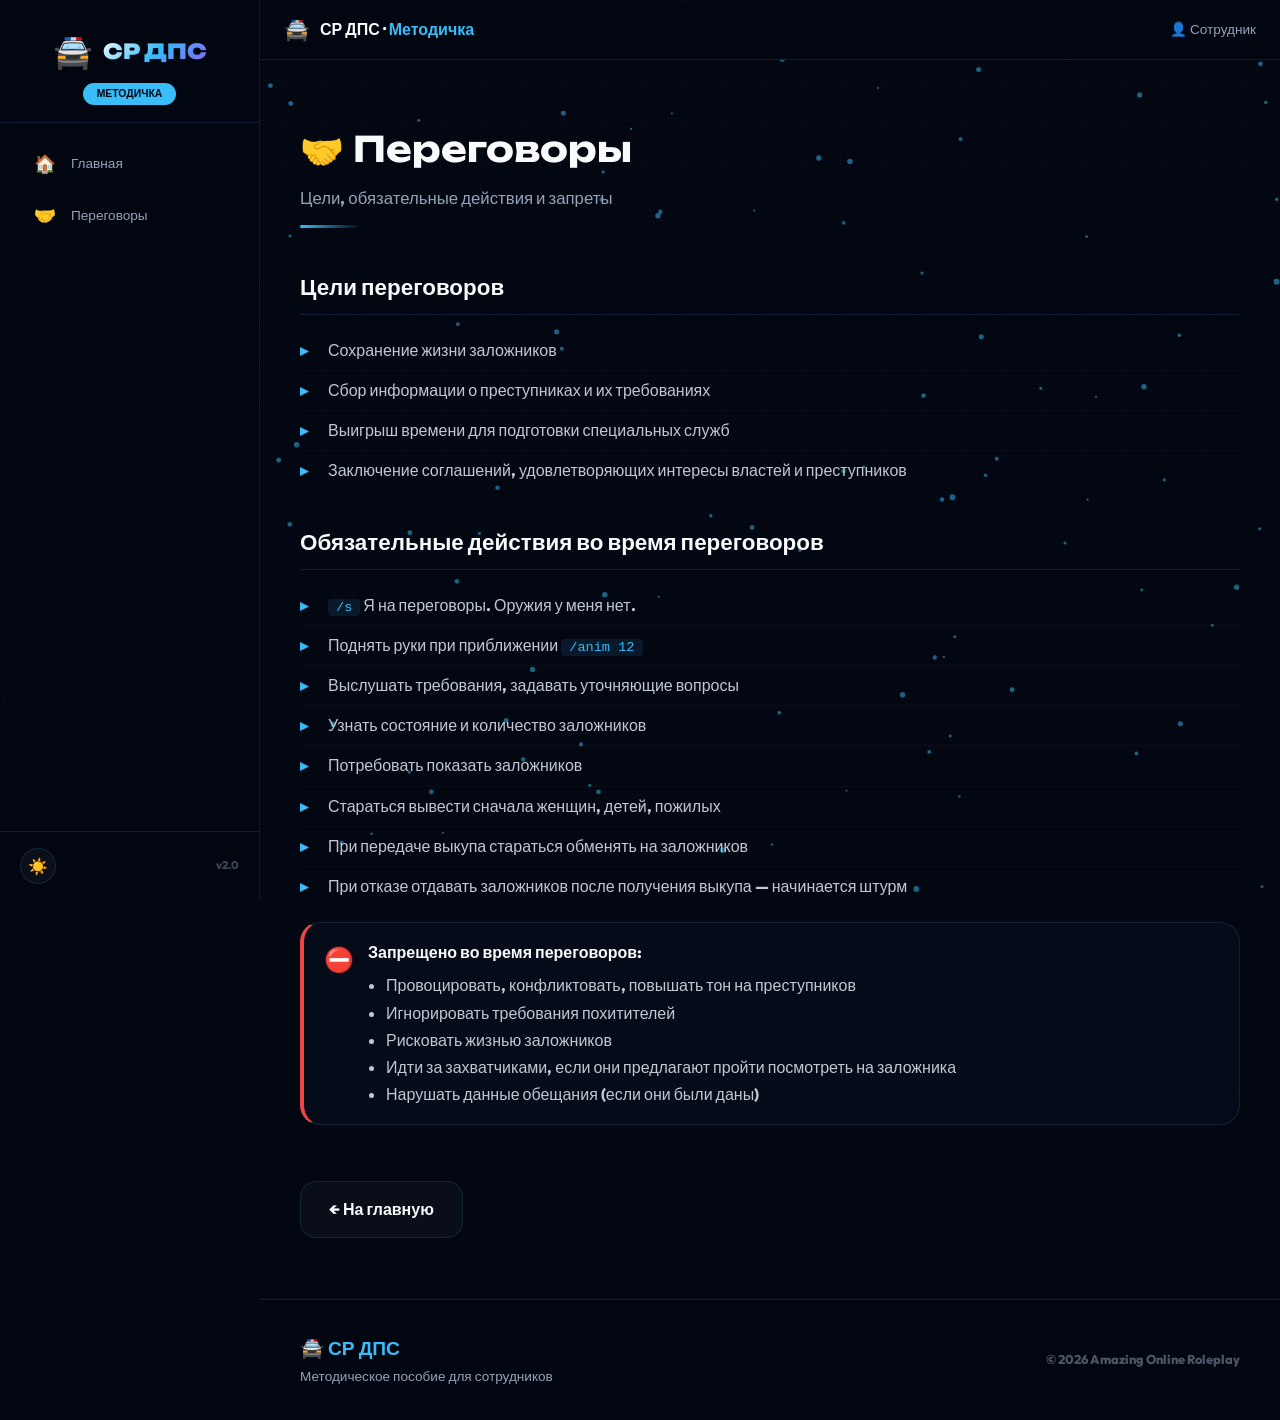
<file: pages/peregovory/index.html>
<!DOCTYPE html>
<html lang="ru" data-theme="dark">
<head>
    <meta charset="UTF-8">
    <meta name="viewport" content="width=device-width, initial-scale=1.0">
    <title>Переговоры · СР ДПС</title>
    <link rel="preconnect" href="https://fonts.googleapis.com">
    <link rel="preconnect" href="https://fonts.gstatic.com" crossorigin>
    <link href="https://fonts.googleapis.com/css2?family=Outfit:wght@300;400;500;600;700;800;900&family=Unbounded:wght@300;400;500;700;900&display=swap" rel="stylesheet">
    <link rel="stylesheet" href="../../css/style.css">
    <link rel="stylesheet" href="../../css/themes.css">
    <link rel="icon" type="image/png" href="../../assets/img/favicon-96x96.png" sizes="96x96" />
    <link rel="icon" type="image/svg+xml" href="../../assets/img/favicon.svg" />
    <link rel="shortcut icon" href="../../assets/img/favicon.ico" />
    <link rel="apple-touch-icon" sizes="180x180" href="../../assets/img/apple-touch-icon.png" />
    <meta name="apple-mobile-web-app-title" content="DPS Method" />
    <link rel="manifest" href="../../site.webmanifest" />
</head>
<body>

    <canvas id="particles"></canvas>

    <aside class="sidebar" id="sidebar">
        <div class="sidebar__header">
            <div class="sidebar__logo">
                <span class="sidebar__logo-icon">🚔</span>
                <span class="sidebar__logo-text">СР ДПС</span>
            </div>
            <span class="sidebar__badge">Методичка</span>
        </div>
        <nav class="sidebar__nav">
            <ul class="sidebar__menu">
                <li><a href="../../primery.html" class="sidebar__link">
                    <span class="sidebar__icon">🏠</span> Главная
                </a></li>
                <li><a href="index.html" class="sidebar__link active">
                    <span class="sidebar__icon">🤝</span> Переговоры
                </a></li>
            </ul>
        </nav>
        <div class="sidebar__footer">
            <button class="theme-toggle" id="themeToggle">
                <span class="theme-toggle__icon">☀️</span>
            </button>
            <span class="sidebar__version">v2.0</span>
        </div>
    </aside>

    <main class="main-content">
        <header class="topbar">
            <button class="topbar__menu-btn" id="sidebarToggle">☰</button>
            <div class="topbar__brand">
                <span class="topbar__brand-icon">🚔</span>
                <span class="topbar__brand-text">СР ДПС · <span>Методичка</span></span>
            </div>
            <div class="topbar__info">
                <span class="topbar__user">👤 Сотрудник</span>
            </div>
        </header>

        <div class="page">
            <section class="section">
                <div class="section__header">
                    <h1 class="section__title">🤝 Переговоры</h1>
                    <p class="section__subtitle">Цели, обязательные действия и запреты</p>
                    <div class="section__divider"></div>
                </div>

                <h2 class="section__heading">Цели переговоров</h2>
                <ul class="styled-list">
                    <li>Сохранение жизни заложников</li>
                    <li>Сбор информации о преступниках и их требованиях</li>
                    <li>Выигрыш времени для подготовки специальных служб</li>
                    <li>Заключение соглашений, удовлетворяющих интересы властей и преступников</li>
                </ul>

                <h2 class="section__heading">Обязательные действия во время переговоров</h2>
                <ul class="styled-list">
                    <li><code>/s</code> Я на переговоры. Оружия у меня нет.</li>
                    <li>Поднять руки при приближении <code>/anim 12</code></li>
                    <li>Выслушать требования, задавать уточняющие вопросы</li>
                    <li>Узнать состояние и количество заложников</li>
                    <li>Потребовать показать заложников</li>
                    <li>Стараться вывести сначала женщин, детей, пожилых</li>
                    <li>При передаче выкупа стараться обменять на заложников</li>
                    <li>При отказе отдавать заложников после получения выкупа — начинается штурм</li>
                </ul>

                <div class="alert alert--danger">
                    <div class="alert__icon">⛔</div>
                    <div class="alert__content">
                        <strong>Запрещено во время переговоров:</strong>
                        <ul>
                            <li>Провоцировать, конфликтовать, повышать тон на преступников</li>
                            <li>Игнорировать требования похитителей</li>
                            <li>Рисковать жизнью заложников</li>
                            <li>Идти за захватчиками, если они предлагают пройти посмотреть на заложника</li>
                            <li>Нарушать данные обещания (если они были даны)</li>
                        </ul>
                    </div>
                </div>

                <a href="../../primery.html" class="back-btn">
                    ← На главную
                </a>
            </section>
        </div>
    </main>

    <footer class="footer">
        <div class="footer__container">
            <div class="footer__brand">
                <span class="footer__logo">🚔 СР ДПС</span>
                <p class="footer__desc">Методическое пособие для сотрудников</p>
            </div>
            <div class="footer__copy">
                <p>© 2026 Amazing Online Roleplay</p>
            </div>
        </div>
    </footer>

    <script src="../../js/theme.js"></script>
    <script src="../../js/navigation.js"></script>
    <script src="../../js/main.js"></script>
</body>
</html>
</file>
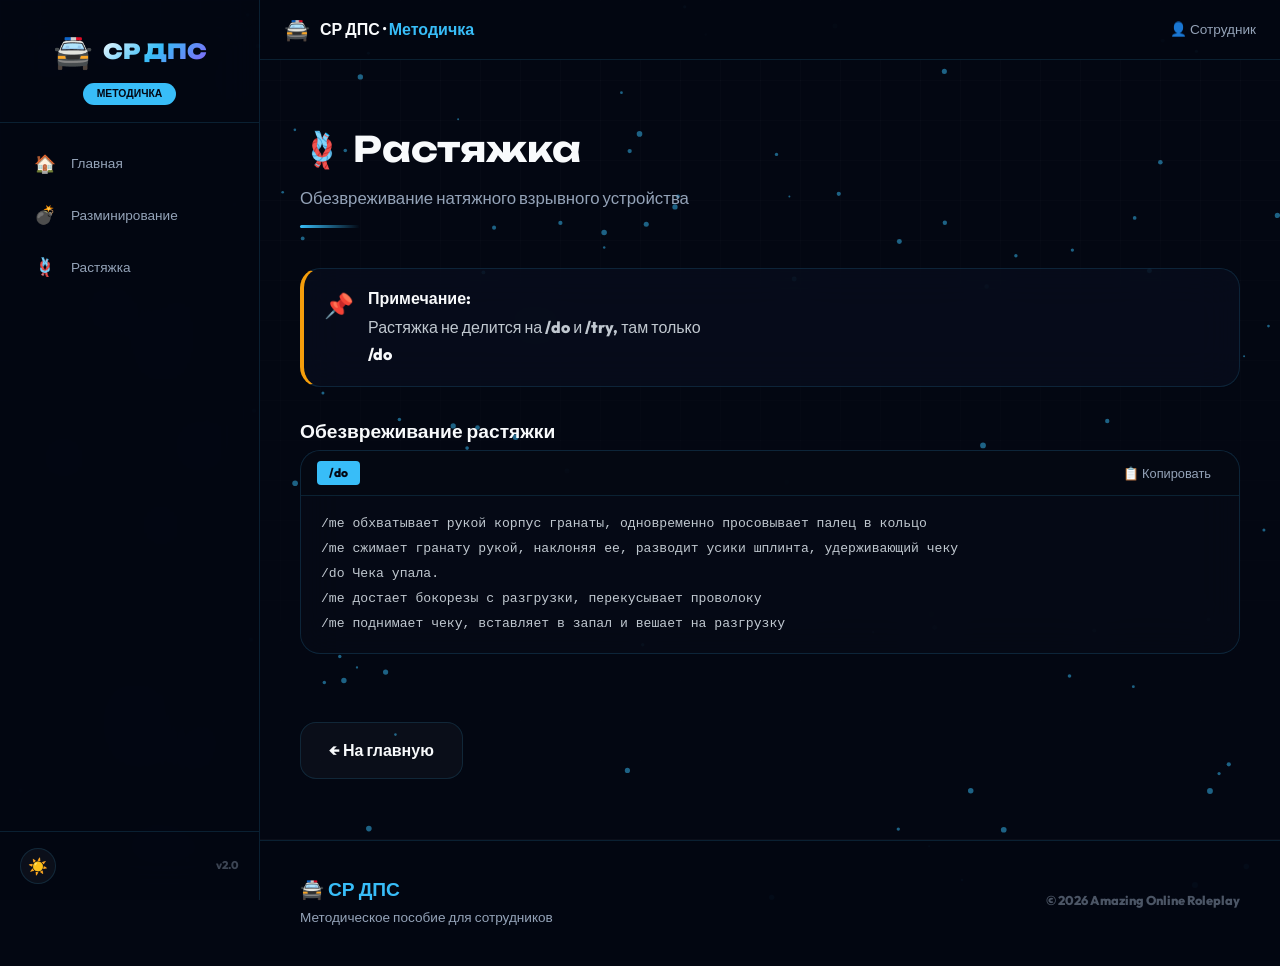
<file: pages/rastyazhka/index.html>
<!DOCTYPE html>
<html lang="ru" data-theme="dark">
<head>
    <meta charset="UTF-8">
    <meta name="viewport" content="width=device-width, initial-scale=1.0">
    <title>Растяжка · СР ДПС</title>
    <link rel="preconnect" href="https://fonts.googleapis.com">
    <link rel="preconnect" href="https://fonts.gstatic.com" crossorigin>
    <link href="https://fonts.googleapis.com/css2?family=Outfit:wght@300;400;500;600;700;800;900&family=Unbounded:wght@300;400;500;700;900&display=swap" rel="stylesheet">
    <link rel="stylesheet" href="../../css/style.css">
    <link rel="stylesheet" href="../../css/themes.css">
    <link rel="icon" type="image/png" href="../../assets/img/favicon-96x96.png" sizes="96x96" />
    <link rel="icon" type="image/svg+xml" href="../../assets/img/favicon.svg" />
    <link rel="shortcut icon" href="../../assets/img/favicon.ico" />
    <link rel="apple-touch-icon" sizes="180x180" href="../../assets/img/apple-touch-icon.png" />
    <meta name="apple-mobile-web-app-title" content="DPS Method" />
    <link rel="manifest" href="../../site.webmanifest" />
</head>
<body>

    <canvas id="particles"></canvas>

    <aside class="sidebar" id="sidebar">
        <div class="sidebar__header">
            <div class="sidebar__logo">
                <span class="sidebar__logo-icon">🚔</span>
                <span class="sidebar__logo-text">СР ДПС</span>
            </div>
            <span class="sidebar__badge">Методичка</span>
        </div>
        <nav class="sidebar__nav">
            <ul class="sidebar__menu">
                <li><a href="../../primery.html" class="sidebar__link">
                    <span class="sidebar__icon">🏠</span> Главная
                </a></li>
                <li><a href="../razminirovanie/svu-timer-no-rp.html" class="sidebar__link">
                    <span class="sidebar__icon">💣</span> Разминирование
                </a></li>
                <li><a href="index.html" class="sidebar__link active">
                    <span class="sidebar__icon">🪢</span> Растяжка
                </a></li>
            </ul>
        </nav>
        <div class="sidebar__footer">
            <button class="theme-toggle" id="themeToggle">
                <span class="theme-toggle__icon">☀️</span>
            </button>
            <span class="sidebar__version">v2.0</span>
        </div>
    </aside>

    <main class="main-content">
        <header class="topbar">
            <button class="topbar__menu-btn" id="sidebarToggle">☰</button>
            <div class="topbar__brand">
                <span class="topbar__brand-icon">🚔</span>
                <span class="topbar__brand-text">СР ДПС · <span>Методичка</span></span>
            </div>
            <div class="topbar__info">
                <span class="topbar__user">👤 Сотрудник</span>
            </div>
        </header>

        <div class="page">
            <section class="section">
                <div class="section__header">
                    <h1 class="section__title">🪢 Растяжка</h1>
                    <p class="section__subtitle">Обезвреживание натяжного взрывного устройства</p>
                    <div class="section__divider"></div>
                </div>

                <div class="alert alert--warning">
                    <div class="alert__icon">📌</div>
                    <div class="alert__content">
                        <strong>Примечание:</strong>
                        <p>Растяжка не делится на /do и /try, там только <strong>/do</strong></p>
                    </div>
                </div>

                <div class="method-block">
                    <h3 class="method-block__title">Обезвреживание растяжки</h3>

                    <div class="code-block">
                        <div class="code-block__header">
                            <span class="code-block__badge">/do</span>
                            <button class="code-block__copy" onclick="copyCode(this)">📋 Копировать</button>
                        </div>
                        <pre class="code-block__content"><code>/me обхватывает рукой корпус гранаты, одновременно просовывает палец в кольцо
/me сжимает гранату рукой, наклоняя ее, разводит усики шплинта, удерживающий чеку
/do Чека упала.
/me достает бокорезы с разгрузки, перекусывает проволоку
/me поднимает чеку, вставляет в запал и вешает на разгрузку</code></pre>
                    </div>
                </div>

                <a href="../../primery.html" class="back-btn">
                    ← На главную
                </a>
            </section>
        </div>
    </main>

    <footer class="footer">
        <div class="footer__container">
            <div class="footer__brand">
                <span class="footer__logo">🚔 СР ДПС</span>
                <p class="footer__desc">Методическое пособие для сотрудников</p>
            </div>
            <div class="footer__copy">
                <p>© 2026 Amazing Online Roleplay</p>
            </div>
        </div>
    </footer>

    <script src="../../js/theme.js"></script>
    <script src="../../js/navigation.js"></script>
    <script src="../../js/main.js"></script>
</body>
</html>
</file>
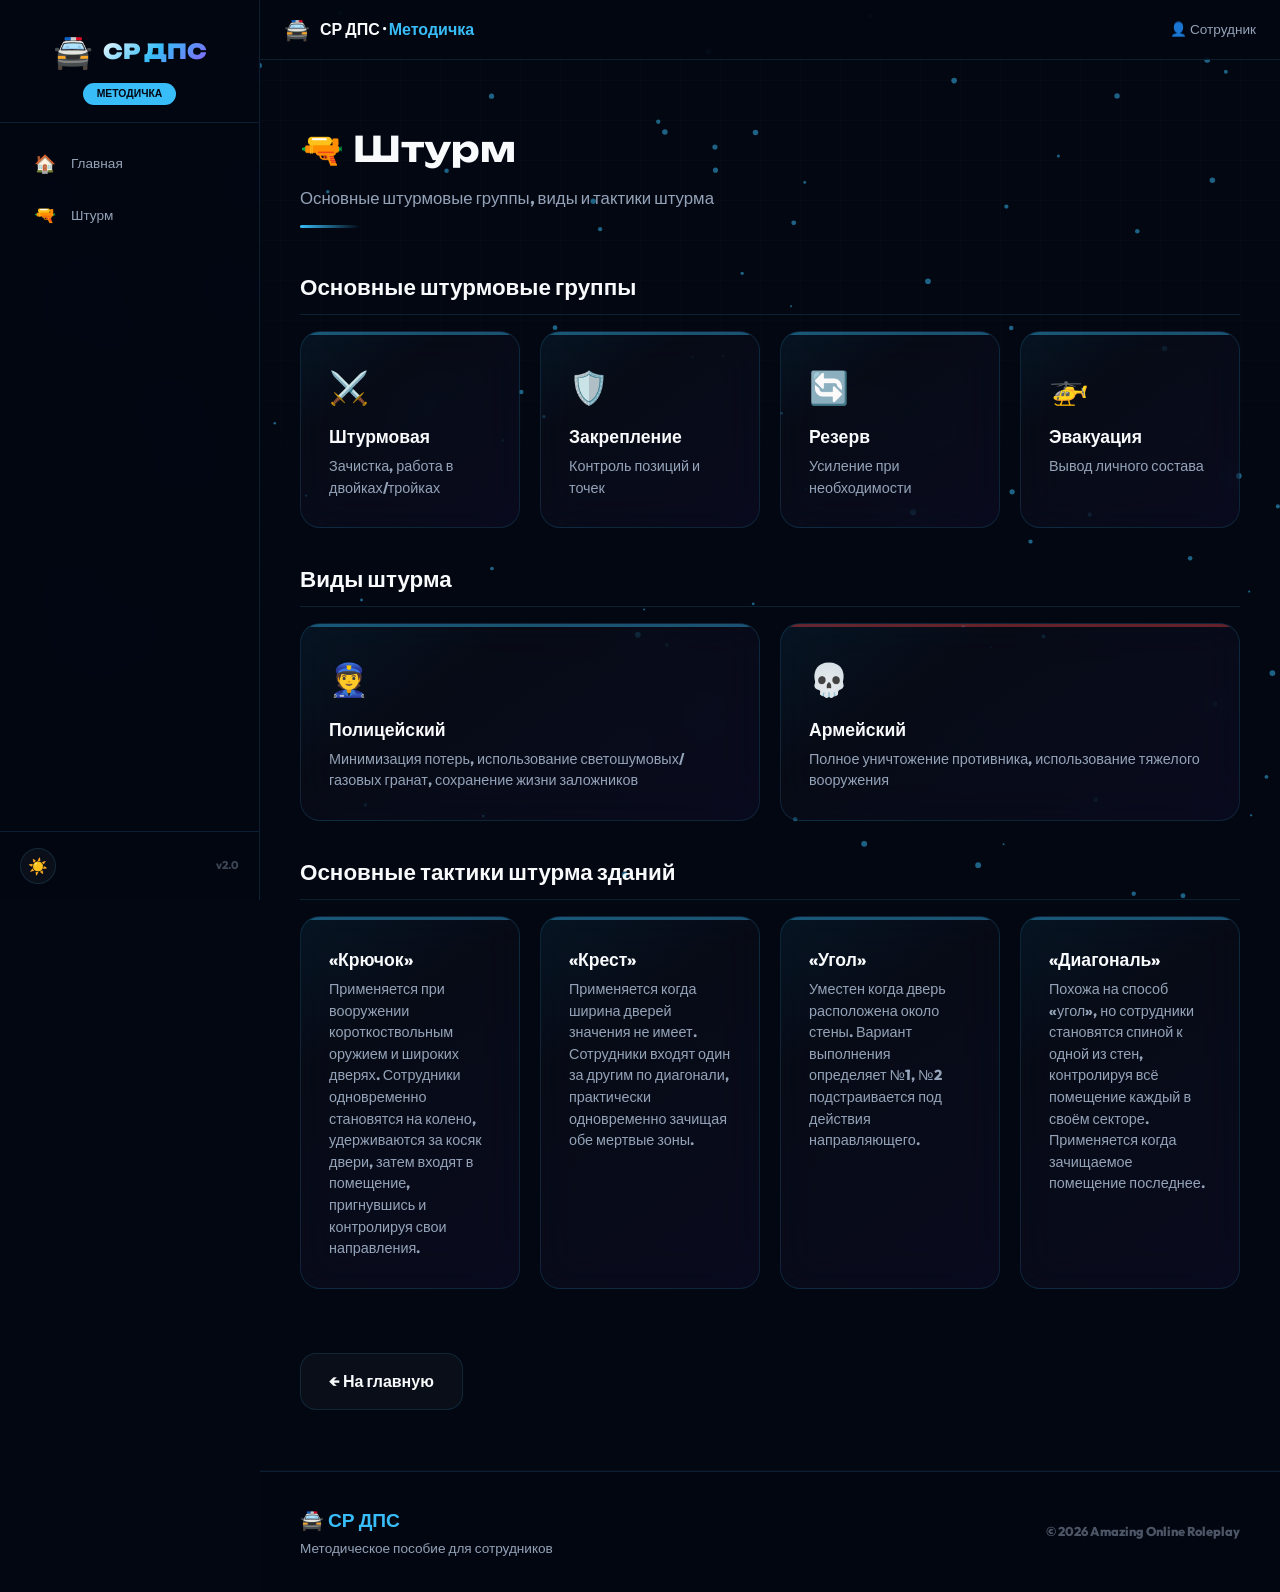
<file: pages/shturm/index.html>
<!DOCTYPE html>
<html lang="ru" data-theme="dark">
<head>
    <meta charset="UTF-8">
    <meta name="viewport" content="width=device-width, initial-scale=1.0">
    <title>Штурм · СР ДПС</title>
    <link rel="preconnect" href="https://fonts.googleapis.com">
    <link rel="preconnect" href="https://fonts.gstatic.com" crossorigin>
    <link href="https://fonts.googleapis.com/css2?family=Outfit:wght@300;400;500;600;700;800;900&family=Unbounded:wght@300;400;500;700;900&display=swap" rel="stylesheet">
    <link rel="stylesheet" href="../../css/style.css">
    <link rel="stylesheet" href="../../css/themes.css">
    <link rel="icon" type="image/png" href="../../assets/img/favicon-96x96.png" sizes="96x96" />
    <link rel="icon" type="image/svg+xml" href="../../assets/img/favicon.svg" />
    <link rel="shortcut icon" href="../../assets/img/favicon.ico" />
    <link rel="apple-touch-icon" sizes="180x180" href="../../assets/img/apple-touch-icon.png" />
    <meta name="apple-mobile-web-app-title" content="DPS Method" />
    <link rel="manifest" href="../../site.webmanifest" />
</head>
<body>

    <canvas id="particles"></canvas>

    <aside class="sidebar" id="sidebar">
        <div class="sidebar__header">
            <div class="sidebar__logo">
                <span class="sidebar__logo-icon">🚔</span>
                <span class="sidebar__logo-text">СР ДПС</span>
            </div>
            <span class="sidebar__badge">Методичка</span>
        </div>
        <nav class="sidebar__nav">
            <ul class="sidebar__menu">
                <li><a href="../../primery.html" class="sidebar__link">
                    <span class="sidebar__icon">🏠</span> Главная
                </a></li>
                <li><a href="index.html" class="sidebar__link active">
                    <span class="sidebar__icon">🔫</span> Штурм
                </a></li>
            </ul>
        </nav>
        <div class="sidebar__footer">
            <button class="theme-toggle" id="themeToggle">
                <span class="theme-toggle__icon">☀️</span>
            </button>
            <span class="sidebar__version">v2.0</span>
        </div>
    </aside>

    <main class="main-content">
        <header class="topbar">
            <button class="topbar__menu-btn" id="sidebarToggle">☰</button>
            <div class="topbar__brand">
                <span class="topbar__brand-icon">🚔</span>
                <span class="topbar__brand-text">СР ДПС · <span>Методичка</span></span>
            </div>
            <div class="topbar__info">
                <span class="topbar__user">👤 Сотрудник</span>
            </div>
        </header>

        <div class="page">
            <section class="section">
                <div class="section__header">
                    <h1 class="section__title">🔫 Штурм</h1>
                    <p class="section__subtitle">Основные штурмовые группы, виды и тактики штурма</p>
                    <div class="section__divider"></div>
                </div>

                <h2 class="section__heading">Основные штурмовые группы</h2>
                <div class="card-grid card-grid--4">
                    <div class="card">
                        <div class="card__icon">⚔️</div>
                        <h3 class="card__title">Штурмовая</h3>
                        <p class="card__desc">Зачистка, работа в двойках/тройках</p>
                    </div>
                    <div class="card">
                        <div class="card__icon">🛡️</div>
                        <h3 class="card__title">Закрепление</h3>
                        <p class="card__desc">Контроль позиций и точек</p>
                    </div>
                    <div class="card">
                        <div class="card__icon">🔄</div>
                        <h3 class="card__title">Резерв</h3>
                        <p class="card__desc">Усиление при необходимости</p>
                    </div>
                    <div class="card">
                        <div class="card__icon">🚁</div>
                        <h3 class="card__title">Эвакуация</h3>
                        <p class="card__desc">Вывод личного состава</p>
                    </div>
                </div>

                <h2 class="section__heading">Виды штурма</h2>
                <div class="card-grid card-grid--2">
                    <div class="card card--primary">
                        <div class="card__icon">👮</div>
                        <h3 class="card__title">Полицейский</h3>
                        <p class="card__desc">Минимизация потерь, использование светошумовых/газовых гранат, сохранение жизни заложников</p>
                    </div>
                    <div class="card card--danger">
                        <div class="card__icon">💀</div>
                        <h3 class="card__title">Армейский</h3>
                        <p class="card__desc">Полное уничтожение противника, использование тяжелого вооружения</p>
                    </div>
                </div>

                <h2 class="section__heading">Основные тактики штурма зданий</h2>
                <div class="card-grid card-grid--4">
                    <div class="card">
                        <h3 class="card__title">«Крючок»</h3>
                        <p class="card__desc">Применяется при вооружении короткоствольным оружием и широких дверях. Сотрудники одновременно становятся на колено, удерживаются за косяк двери, затем входят в помещение, пригнувшись и контролируя свои направления.</p>
                    </div>
                    <div class="card">
                        <h3 class="card__title">«Крест»</h3>
                        <p class="card__desc">Применяется когда ширина дверей значения не имеет. Сотрудники входят один за другим по диагонали, практически одновременно зачищая обе мертвые зоны.</p>
                    </div>
                    <div class="card">
                        <h3 class="card__title">«Угол»</h3>
                        <p class="card__desc">Уместен когда дверь расположена около стены. Вариант выполнения определяет №1, №2 подстраивается под действия направляющего.</p>
                    </div>
                    <div class="card">
                        <h3 class="card__title">«Диагональ»</h3>
                        <p class="card__desc">Похожа на способ «угол», но сотрудники становятся спиной к одной из стен, контролируя всё помещение каждый в своём секторе. Применяется когда зачищаемое помещение последнее.</p>
                    </div>
                </div>

                <a href="../../primery.html" class="back-btn">
                    ← На главную
                </a>
            </section>
        </div>
    </main>

    <footer class="footer">
        <div class="footer__container">
            <div class="footer__brand">
                <span class="footer__logo">🚔 СР ДПС</span>
                <p class="footer__desc">Методическое пособие для сотрудников</p>
            </div>
            <div class="footer__copy">
                <p>© 2026 Amazing Online Roleplay</p>
            </div>
        </div>
    </footer>

    <script src="../../js/theme.js"></script>
    <script src="../../js/navigation.js"></script>
    <script src="../../js/main.js"></script>
</body>
</html>
</file>
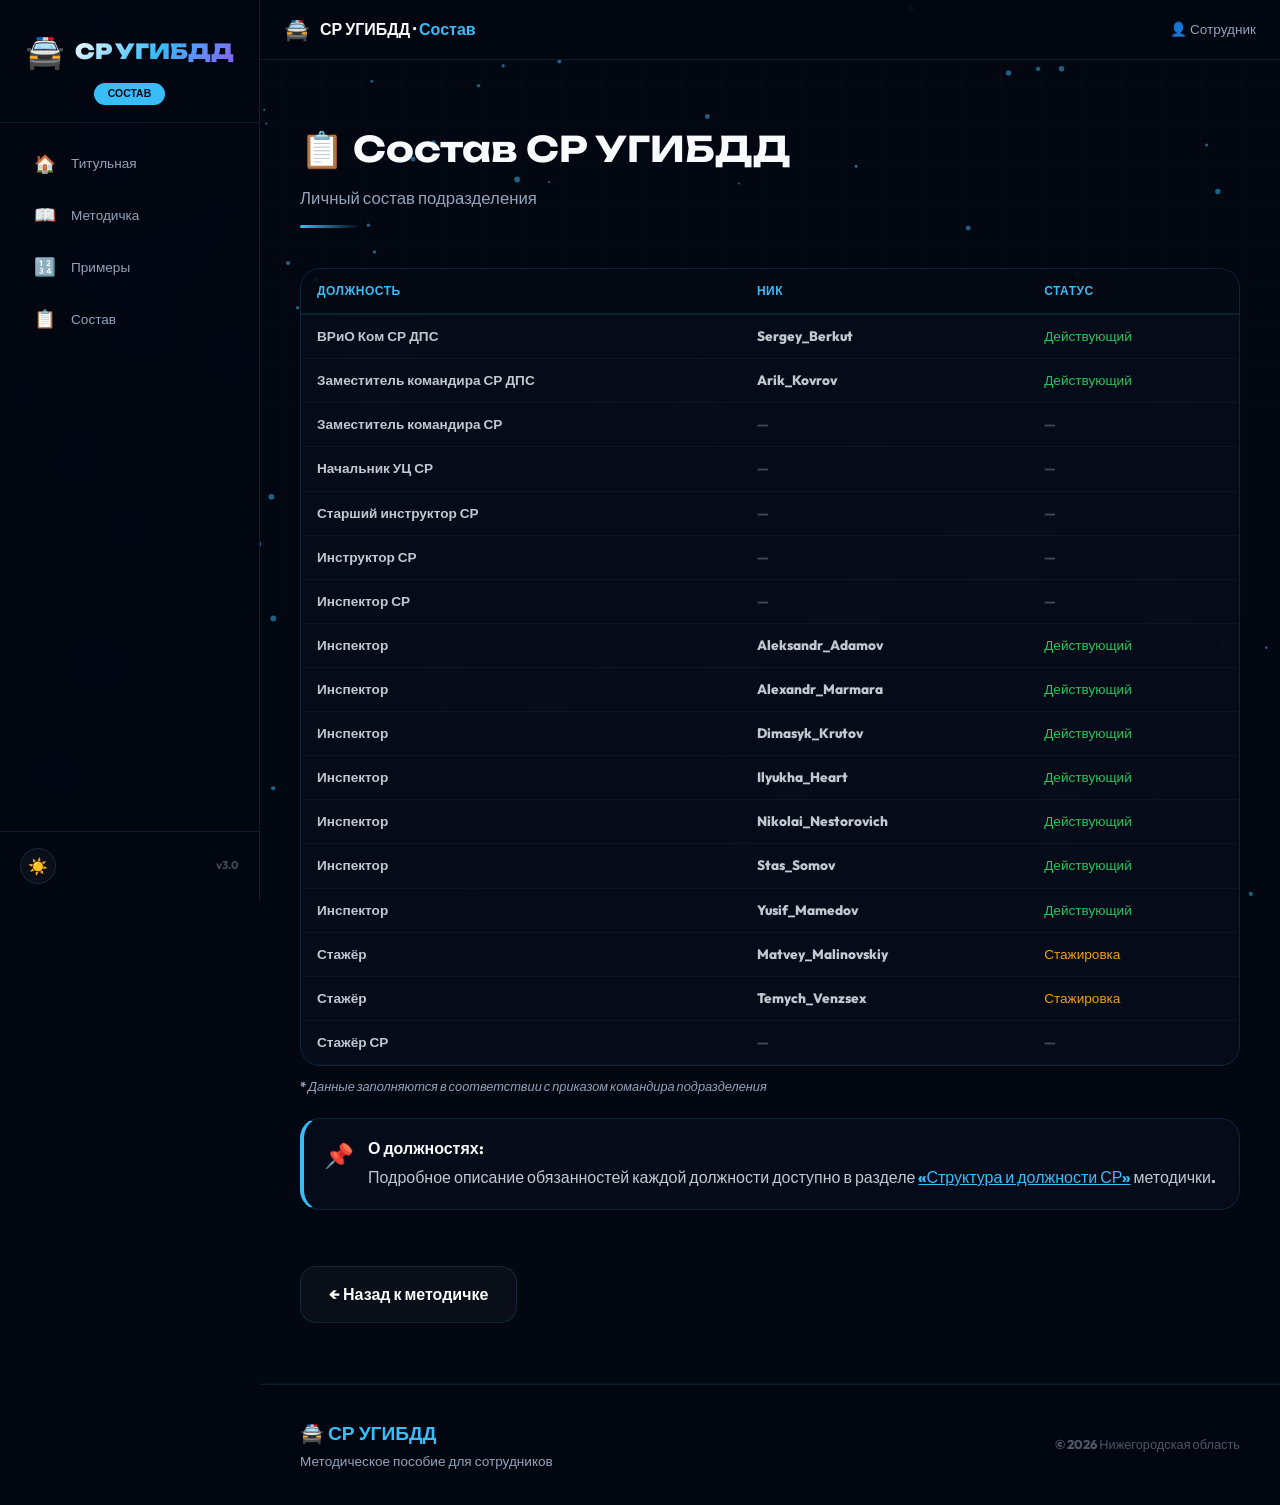
<file: pages/sostav/index.html>
<!DOCTYPE html>
<html lang="ru" data-theme="dark">
<head>
    <meta charset="UTF-8" />
    <meta name="viewport" content="width=device-width, initial-scale=1.0" />
    <title>Состав · СР УГИБДД</title>
    <link rel="preconnect" href="https://fonts.googleapis.com" />
    <link rel="preconnect" href="https://fonts.gstatic.com" crossorigin />
    <link href="https://fonts.googleapis.com/css2?family=Outfit:wght@300;400;500;600;700;800;900&family=Unbounded:wght@300;400;500;700;900&display=swap" rel="stylesheet" />
    <link rel="stylesheet" href="../../css/style.css" />
    <link rel="stylesheet" href="../../css/themes.css" />
    <link rel="icon" type="image/png" href="../../assets/img/favicon-96x96.png" sizes="96x96" />
    <link rel="icon" type="image/svg+xml" href="../../assets/img/favicon.svg" />
    <link rel="shortcut icon" href="../../assets/img/favicon.ico" />
    <link rel="apple-touch-icon" sizes="180x180" href="../../assets/img/apple-touch-icon.png" />
    <meta name="apple-mobile-web-app-title" content="SR UGIBDD" />
    <link rel="manifest" href="../../site.webmanifest" />
</head>
<body>
    <canvas id="particles"></canvas>
    <aside class="sidebar" id="sidebar">
        <div class="sidebar__header">
            <div class="sidebar__logo">
                <span class="sidebar__logo-icon">🚔</span>
                <span class="sidebar__logo-text">СР УГИБДД</span>
            </div>
            <span class="sidebar__badge">Состав</span>
        </div>
        <nav class="sidebar__nav">
            <ul class="sidebar__menu">
                <li><a href="../../index.html" class="sidebar__link"><span class="sidebar__icon">🏠</span> Титульная</a></li>
                <li><a href="../../book.html" class="sidebar__link"><span class="sidebar__icon">📖</span> Методичка</a></li>
                <li><a href="../../primery.html" class="sidebar__link"><span class="sidebar__icon">🔢</span> Примеры</a></li>
                <li><a href="index.html" class="sidebar__link active"><span class="sidebar__icon">📋</span> Состав</a></li>
            </ul>
        </nav>
        <div class="sidebar__footer">
            <button class="theme-toggle" id="themeToggle"><span class="theme-toggle__icon">☀️</span></button>
            <span class="sidebar__version">v3.0</span>
        </div>
    </aside>
    <main class="main-content">
        <header class="topbar">
            <button class="topbar__menu-btn" id="sidebarToggle">☰</button>
            <div class="topbar__brand">
                <span class="topbar__brand-icon">🚔</span>
                <span class="topbar__brand-text">СР УГИБДД · <span>Состав</span></span>
            </div>
            <div class="topbar__info"><span class="topbar__user">👤 Сотрудник</span></div>
        </header>
        <div class="page">
            <section class="section">
                <div class="container">
                    <div class="section__header">
                        <h1 class="section__title">📋 Состав СР УГИБДД</h1>
                        <p class="section__subtitle">Личный состав подразделения</p>
                        <div class="section__divider"></div>
                    </div>

                    <div class="table-wrapper">
                        <table class="table">
                            <thead>
                                <tr>
                                    <th>Должность</th>
                                    <th>Ник</th>
                                    <th>Статус</th>
                                </tr>
                            </thead>
                            <tbody>
                                <!-- ВРиО Ком СР ДПС -->
                                <tr>
                                    <td><strong>ВРиО Ком СР ДПС</strong></td>
                                    <td>Sergey_Berkut</td>
                                    <td><span style="color: var(--success);">Действующий</span></td>
                                </tr>
                                <tr>
                                    <td><strong>Заместитель командира СР ДПС</strong></td>
                                    <td>Arik_Kovrov</td>
                                    <td><span style="color: var(--success);">Действующий</span></td>
                                </tr>
                                <tr>
                                    <td><strong>Заместитель командира СР</strong></td>
                                    <td><span class="table__placeholder">—</span></td>
                                    <td><span class="table__placeholder">—</span></td>
                                </tr>
                                <tr>
                                    <td><strong>Начальник УЦ СР</strong></td>
                                    <td><span class="table__placeholder">—</span></td>
                                    <td><span class="table__placeholder">—</span></td>
                                </tr>
                                <tr>
                                    <td><strong>Старший инструктор СР</strong></td>
                                    <td><span class="table__placeholder">—</span></td>
                                    <td><span class="table__placeholder">—</span></td>
                                </tr>
                                <tr>
                                    <td><strong>Инструктор СР</strong></td>
                                    <td><span class="table__placeholder">—</span></td>
                                    <td><span class="table__placeholder">—</span></td>
                                </tr>
                                <tr>
                                    <td><strong>Инспектор СР</strong></td>
                                    <td><span class="table__placeholder">—</span></td>
                                    <td><span class="table__placeholder">—</span></td>
                                </tr>
                                <!-- Инспекторы -->
                                <tr>
                                    <td><strong>Инспектор</strong></td>
                                    <td>Aleksandr_Adamov</td>
                                    <td><span style="color: var(--success);">Действующий</span></td>
                                </tr>
                                <tr>
                                    <td><strong>Инспектор</strong></td>
                                    <td>Alexandr_Marmara</td>
                                    <td><span style="color: var(--success);">Действующий</span></td>
                                </tr>
                                <tr>
                                    <td><strong>Инспектор</strong></td>
                                    <td>Dimasyk_Krutov</td>
                                    <td><span style="color: var(--success);">Действующий</span></td>
                                </tr>
                                <tr>
                                    <td><strong>Инспектор</strong></td>
                                    <td>Ilyukha_Heart</td>
                                    <td><span style="color: var(--success);">Действующий</span></td>
                                </tr>
                                <tr>
                                    <td><strong>Инспектор</strong></td>
                                    <td>Nikolai_Nestorovich</td>
                                    <td><span style="color: var(--success);">Действующий</span></td>
                                </tr>
                                <tr>
                                    <td><strong>Инспектор</strong></td>
                                    <td>Stas_Somov</td>
                                    <td><span style="color: var(--success);">Действующий</span></td>
                                </tr>
                                <tr>
                                    <td><strong>Инспектор</strong></td>
                                    <td>Yusif_Mamedov</td>
                                    <td><span style="color: var(--success);">Действующий</span></td>
                                </tr>
                                <!-- Стажёры -->
                                <tr>
                                    <td><strong>Стажёр</strong></td>
                                    <td>Matvey_Malinovskiy</td>
                                    <td><span style="color: var(--warning);">Стажировка</span></td>
                                </tr>
                                <tr>
                                    <td><strong>Стажёр</strong></td>
                                    <td>Temych_Venzsex</td>
                                    <td><span style="color: var(--warning);">Стажировка</span></td>
                                </tr>
                                <!-- Резервные позиции (пустые) -->
                                <tr>
                                    <td><strong>Стажёр СР</strong></td>
                                    <td><span class="table__placeholder">—</span></td>
                                    <td><span class="table__placeholder">—</span></td>
                                </tr>
                            </tbody>
                        </table>
                    </div>
                    <p class="table__note">* Данные заполняются в соответствии с приказом командира подразделения</p>

                    <div class="alert alert--info" style="margin-top: 20px;">
                        <div class="alert__icon">📌</div>
                        <div class="alert__content">
                            <strong>О должностях:</strong>
                            <p>Подробное описание обязанностей каждой должности доступно в разделе <a href="../../book.html#struktura" style="color: var(--primary);">«Структура и должности СР»</a> методички.</p>
                        </div>
                    </div>

                    <a href="../../book.html" class="back-btn">← Назад к методичке</a>
                </div>
            </section>
        </div>
    </main>
    <footer class="footer">
        <div class="footer__container">
            <div class="footer__brand">
                <span class="footer__logo">🚔 СР УГИБДД</span>
                <p class="footer__desc">Методическое пособие для сотрудников</p>
            </div>
            <div class="footer__copy"><p>© 2026 Нижегородская область</p></div>
        </div>
    </footer>
    <script src="../../js/theme.js"></script>
    <script src="../../js/navigation.js"></script>
    <script src="../../js/main.js"></script>
</body>
</html>
</file>
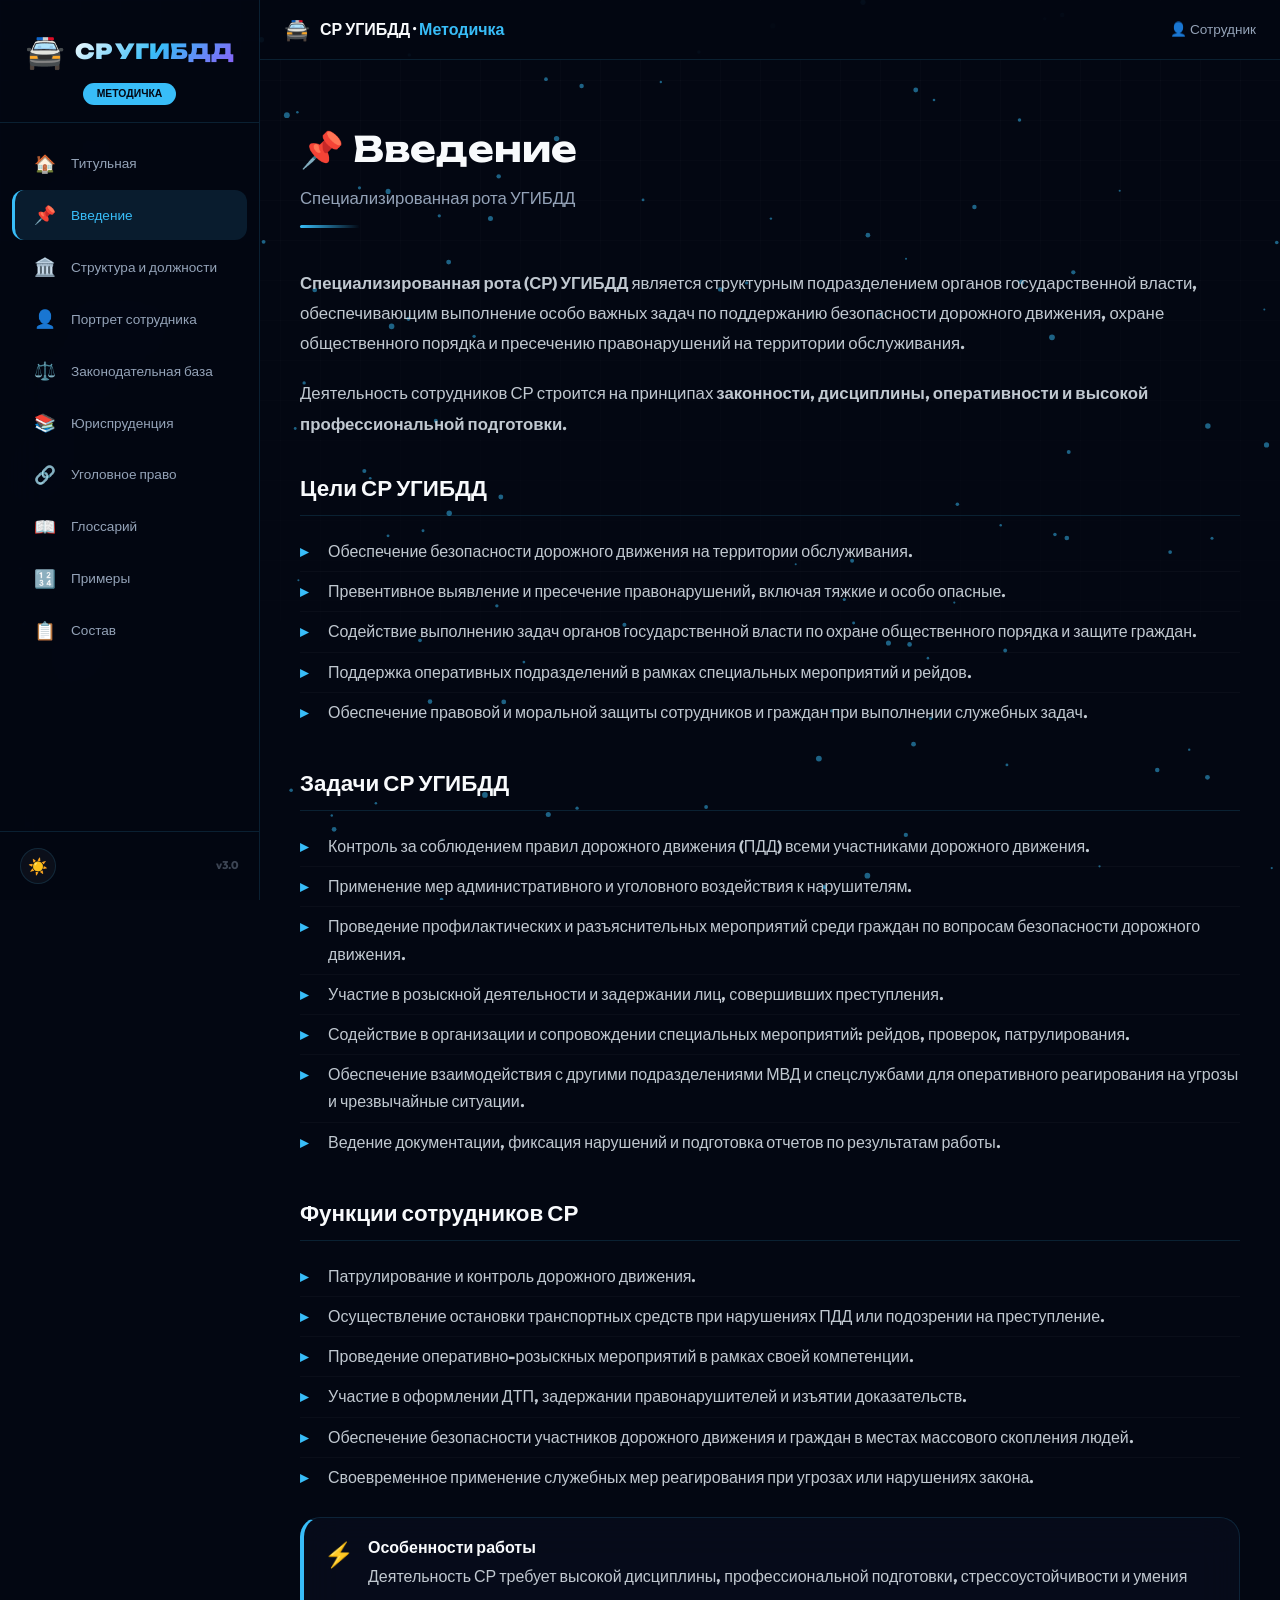
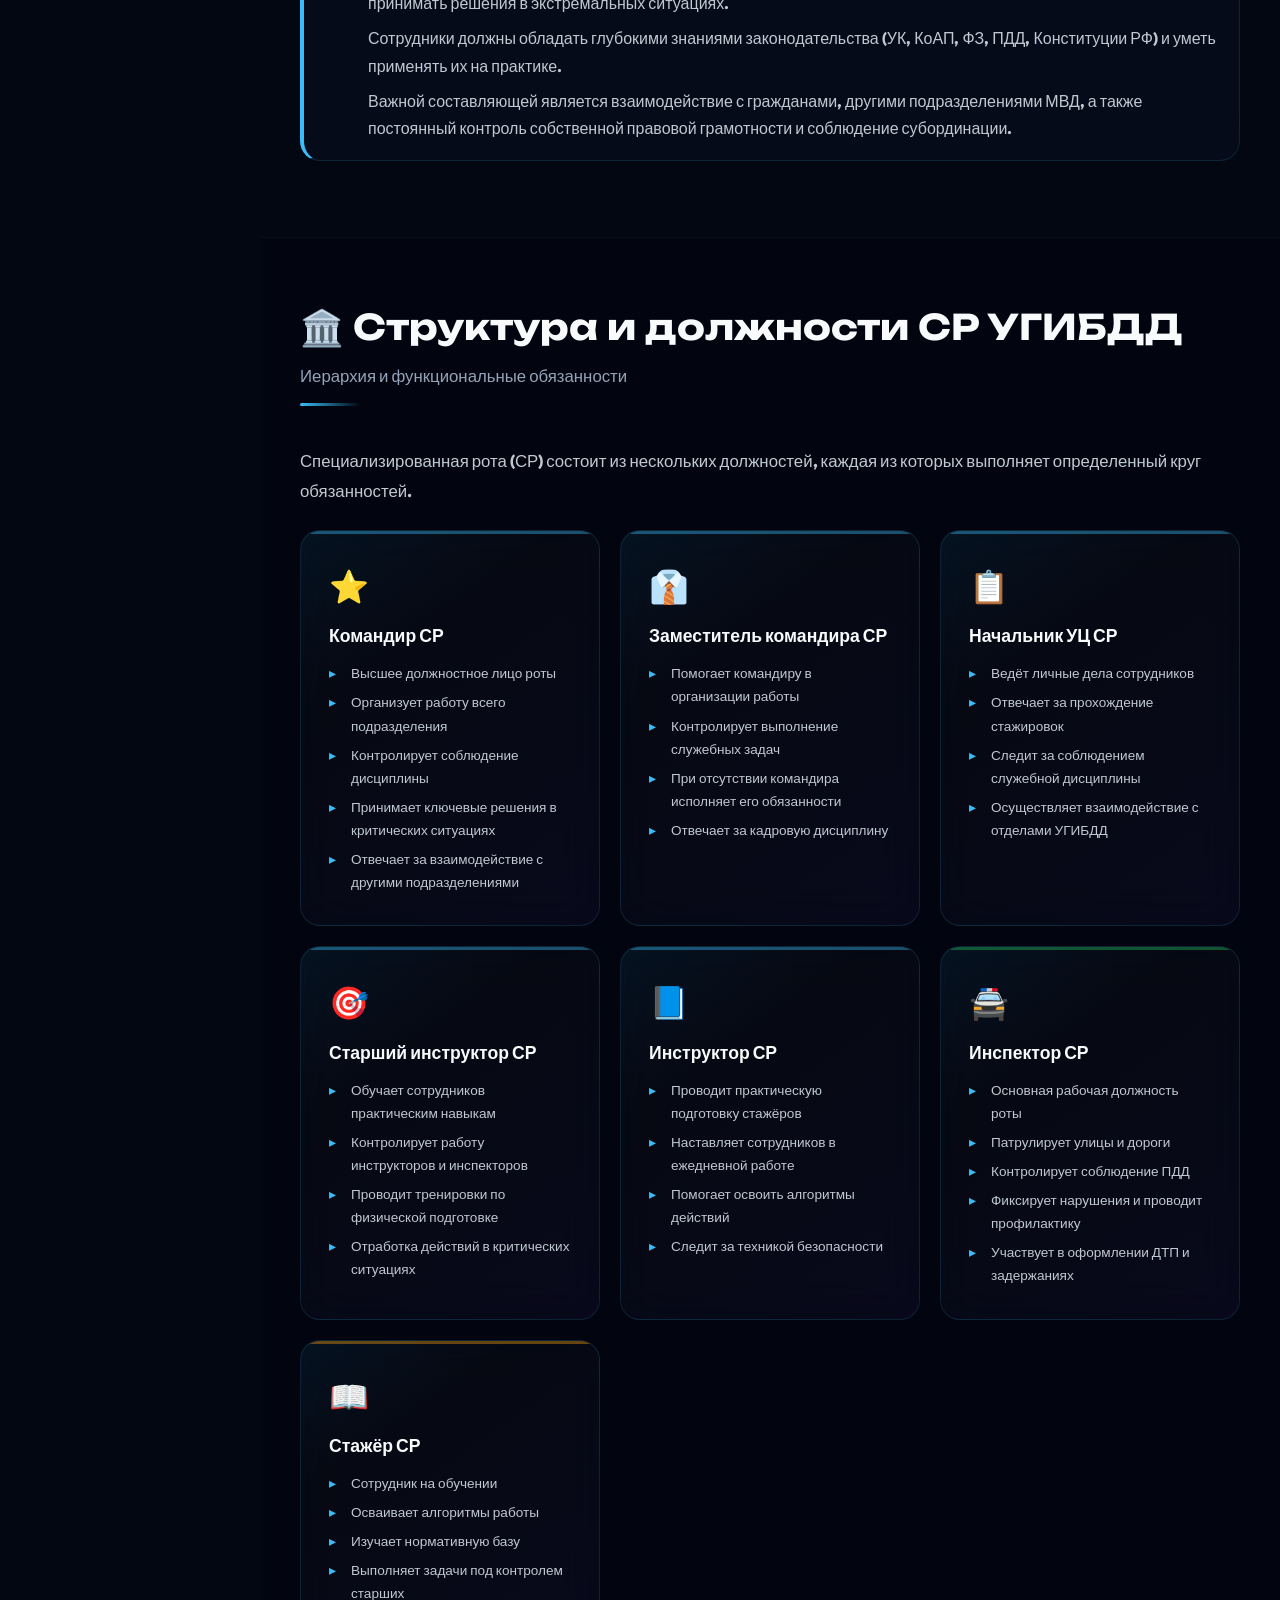
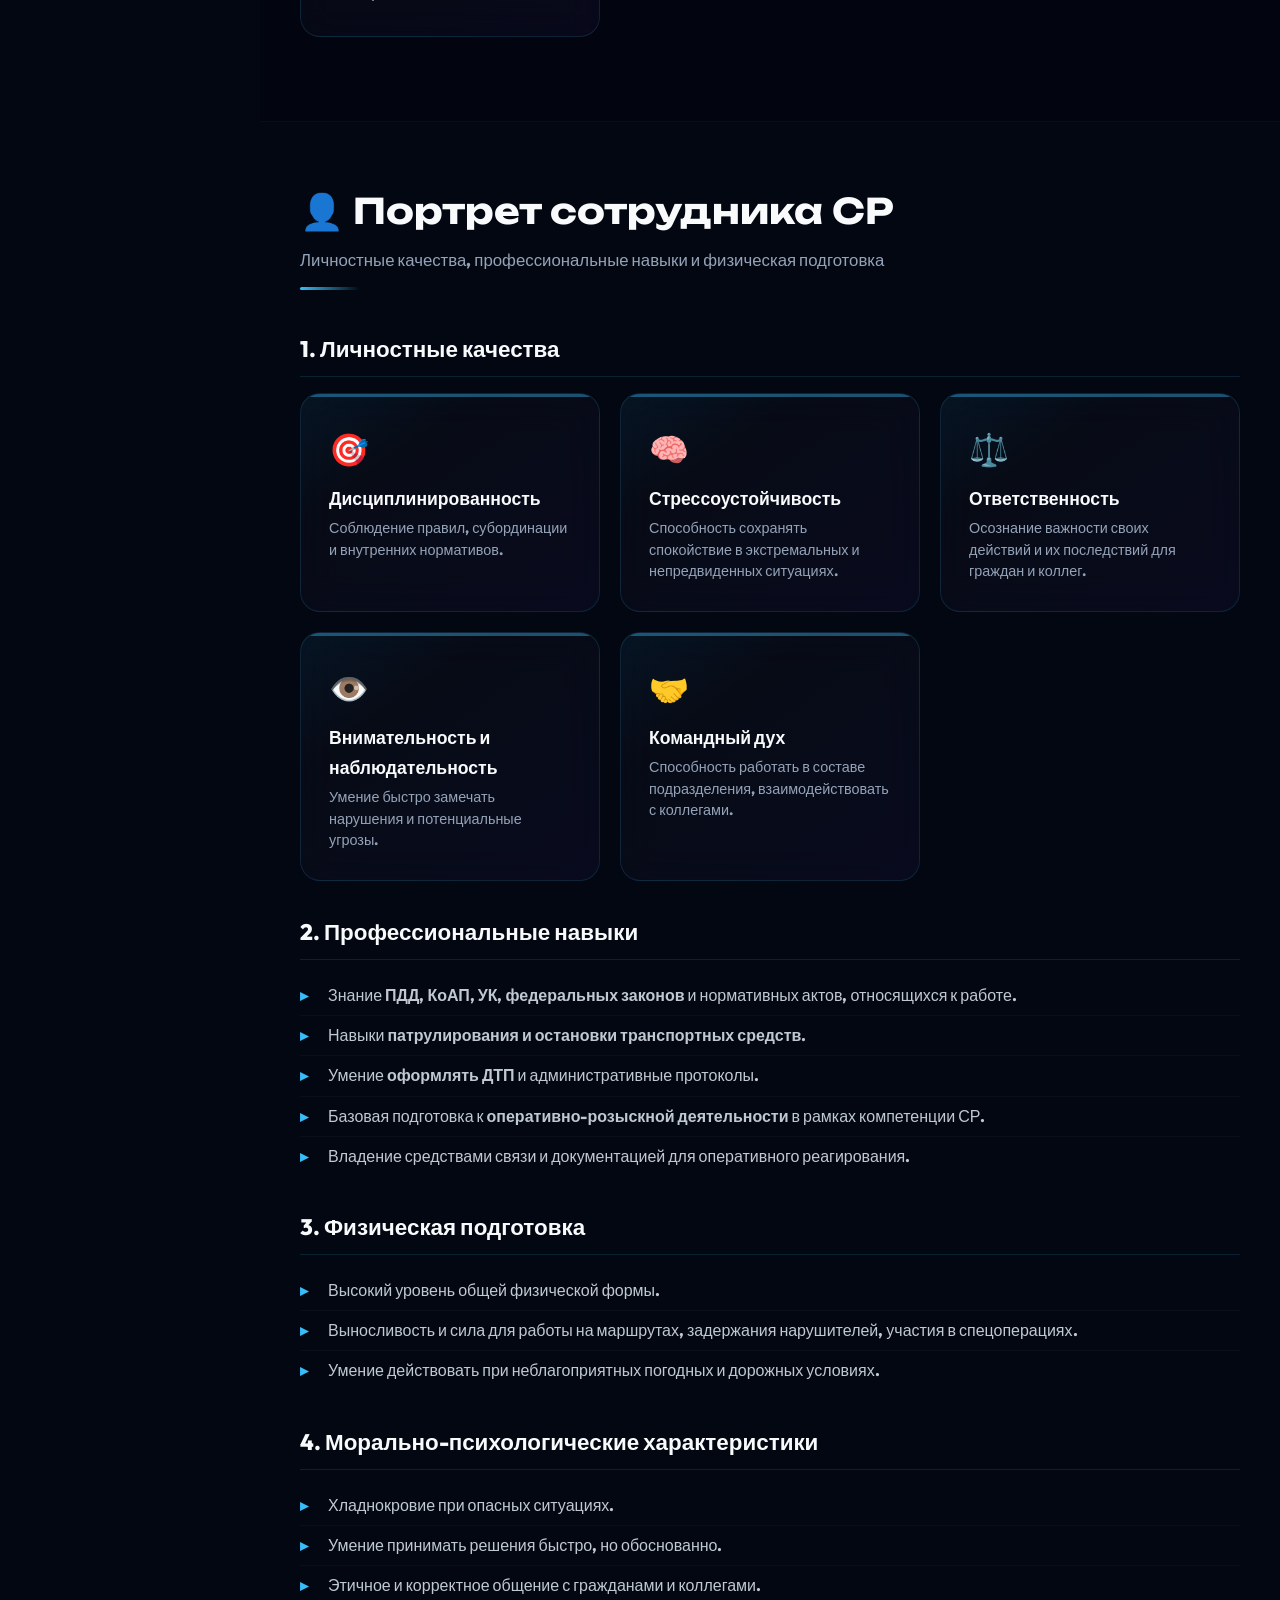
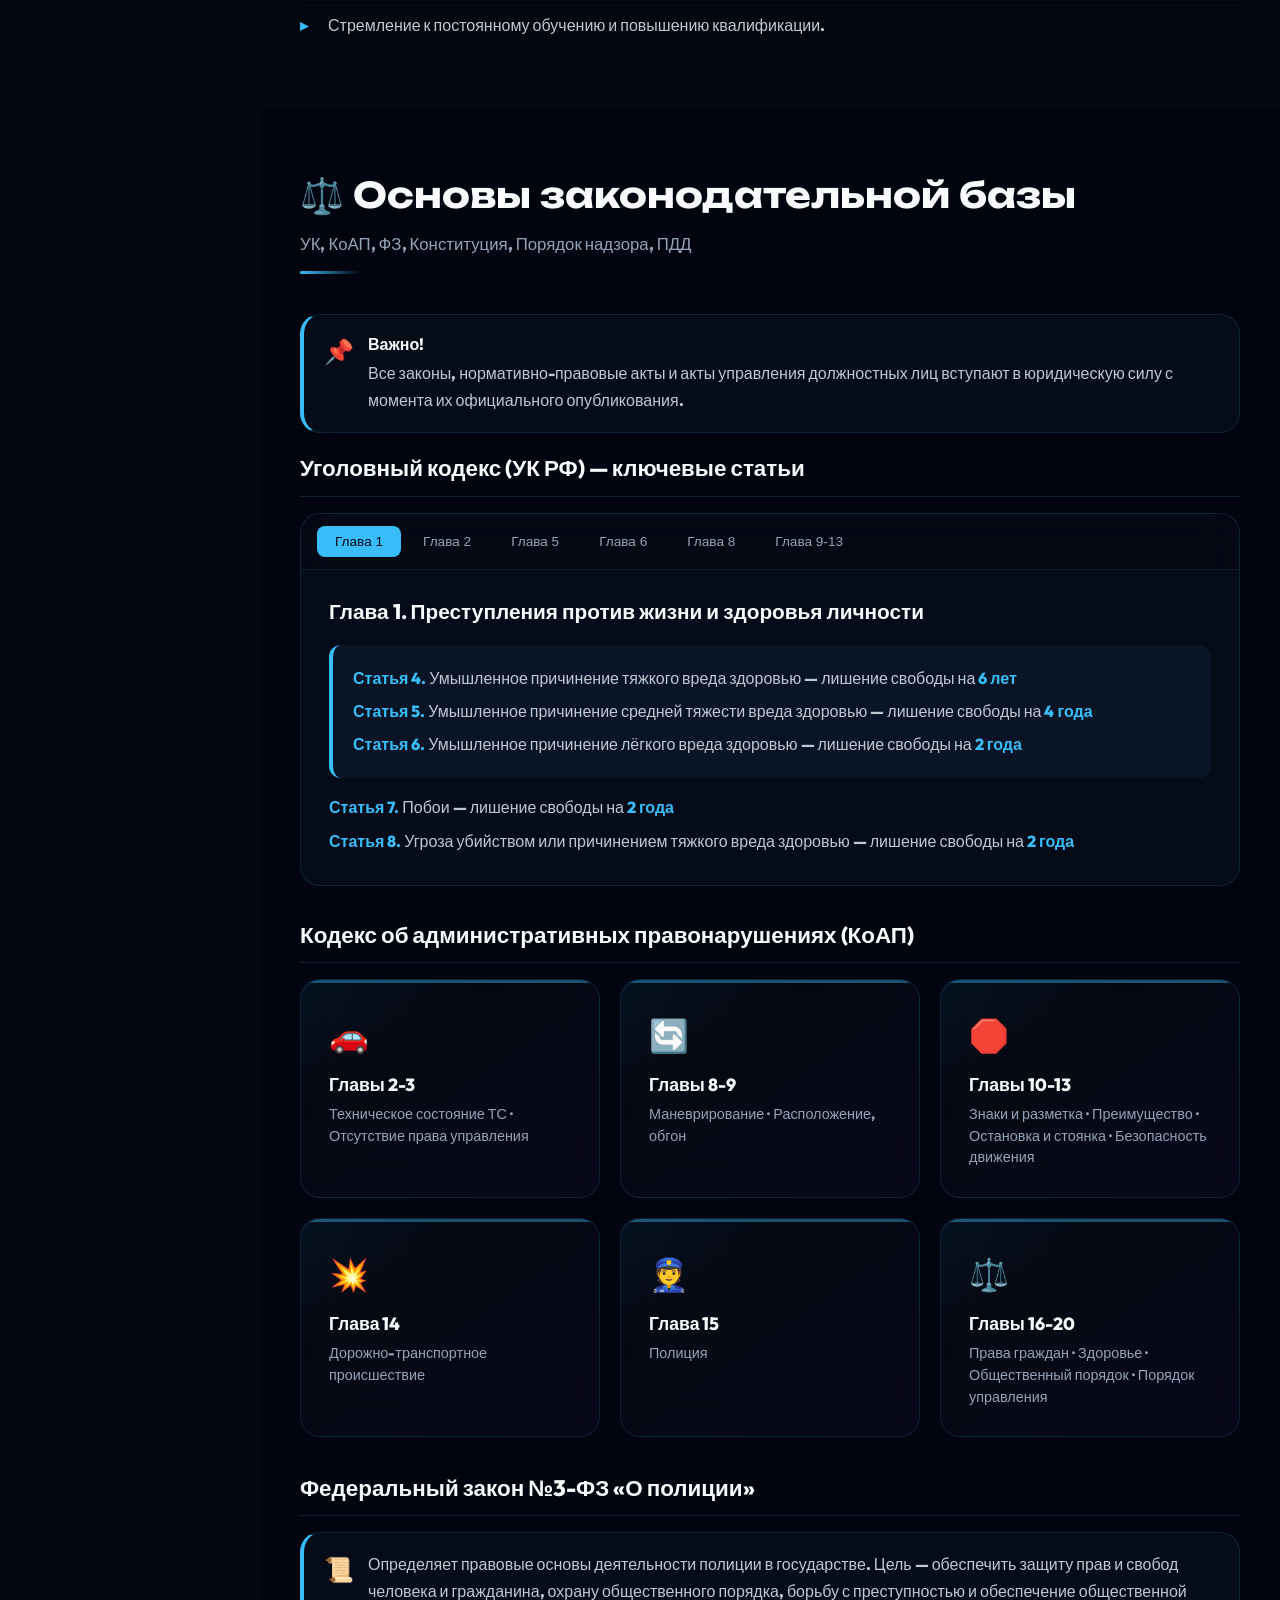
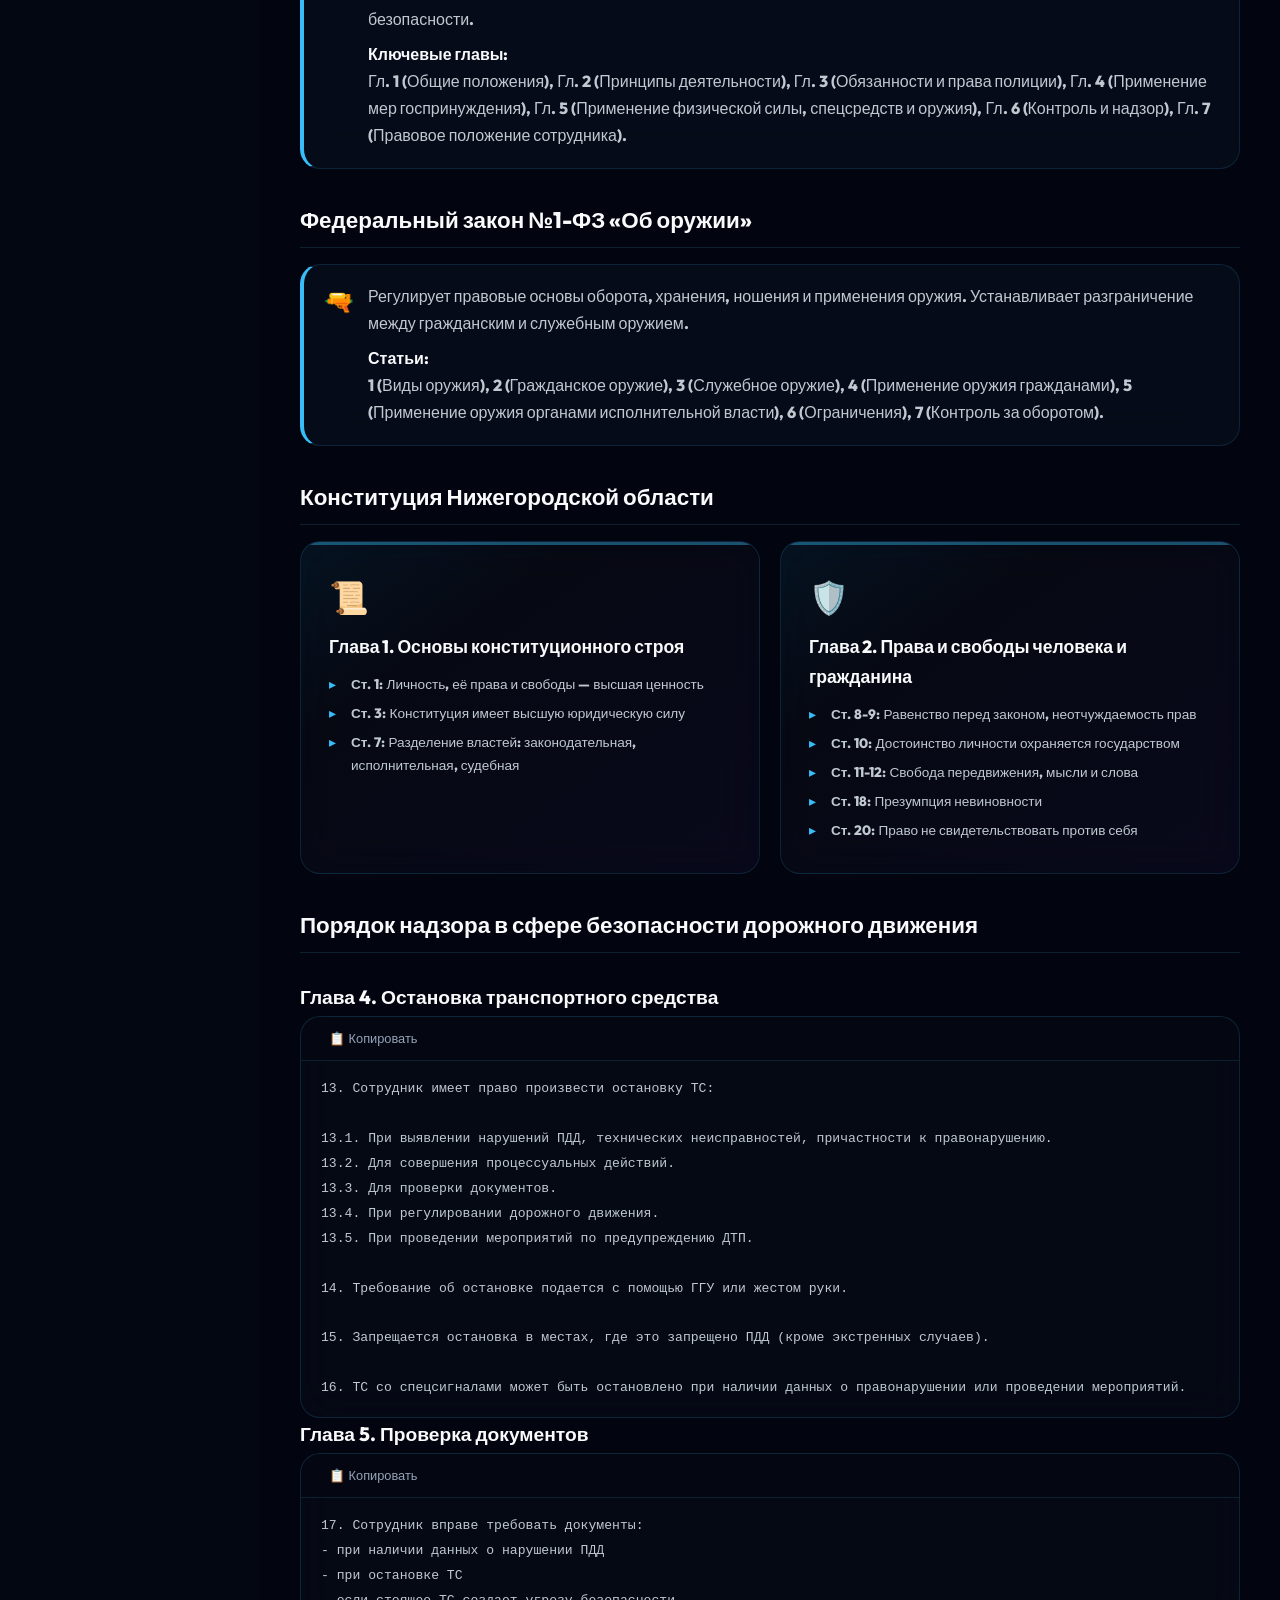
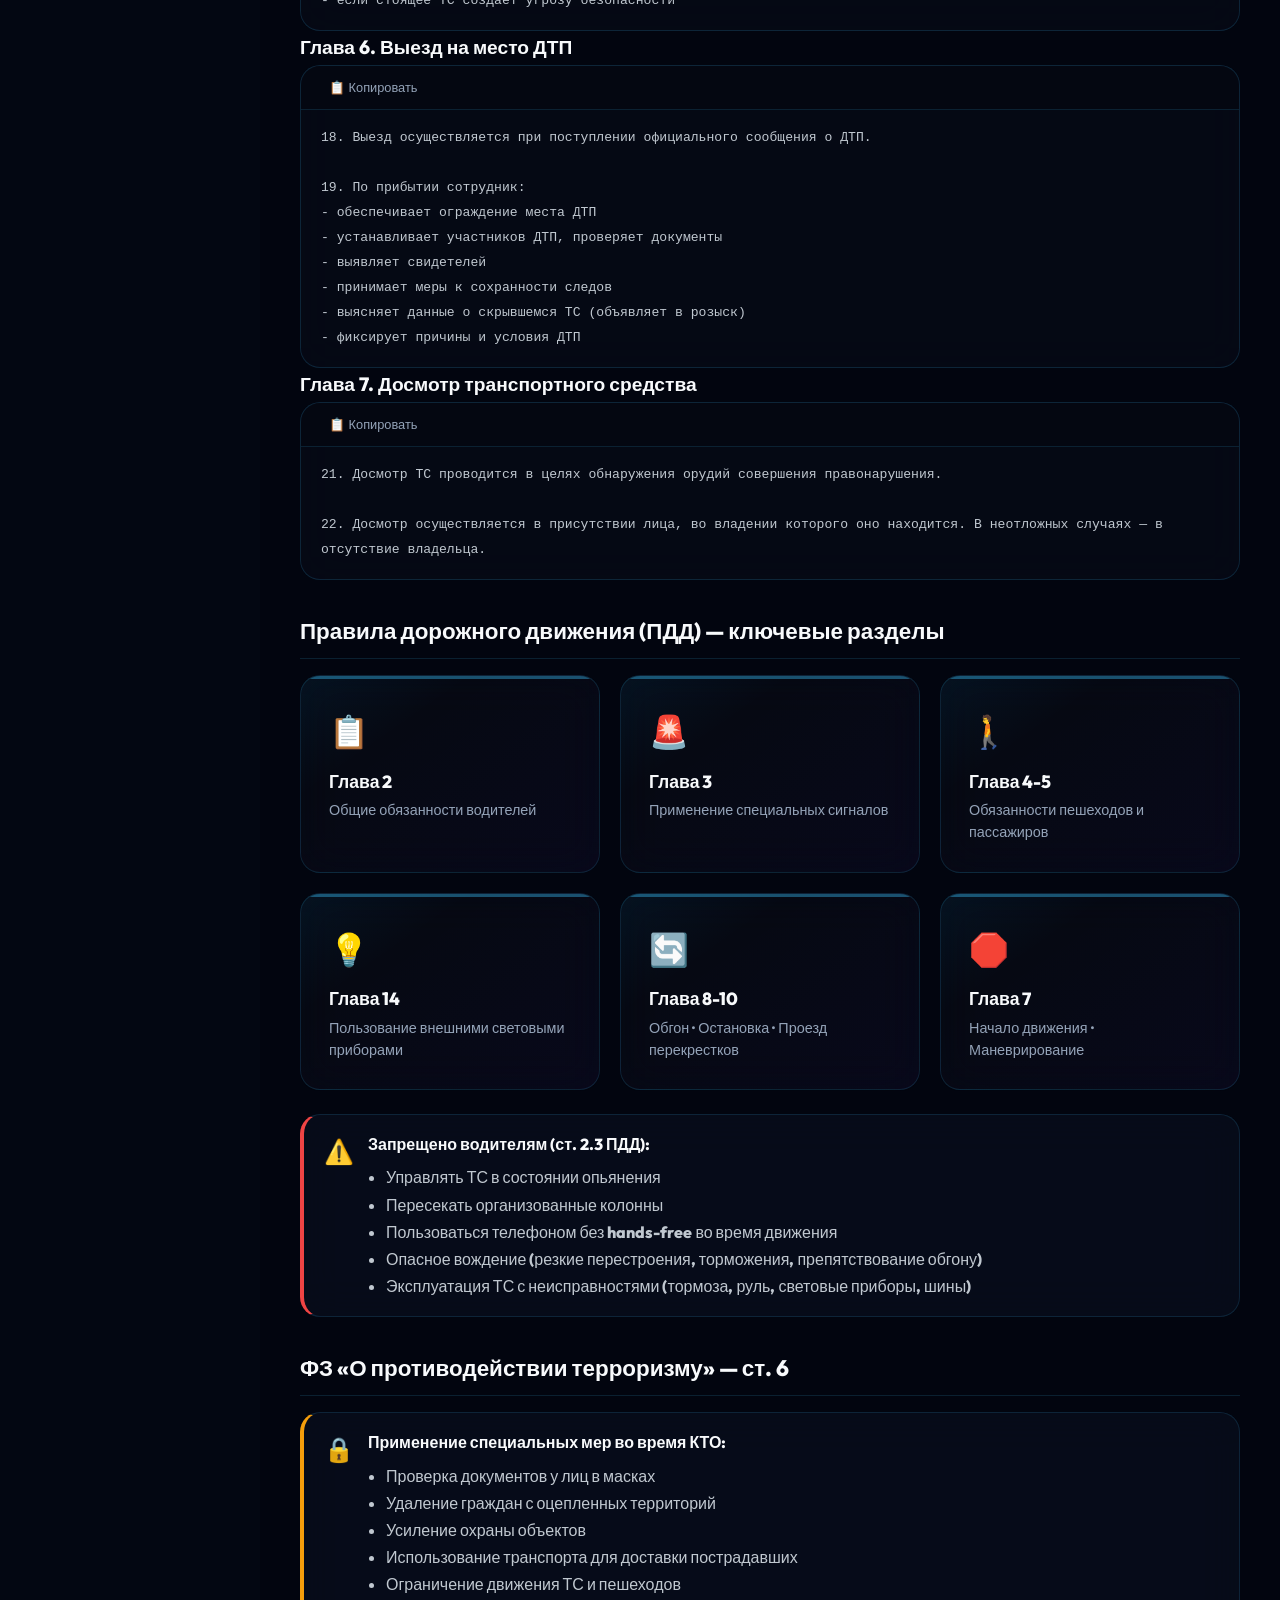
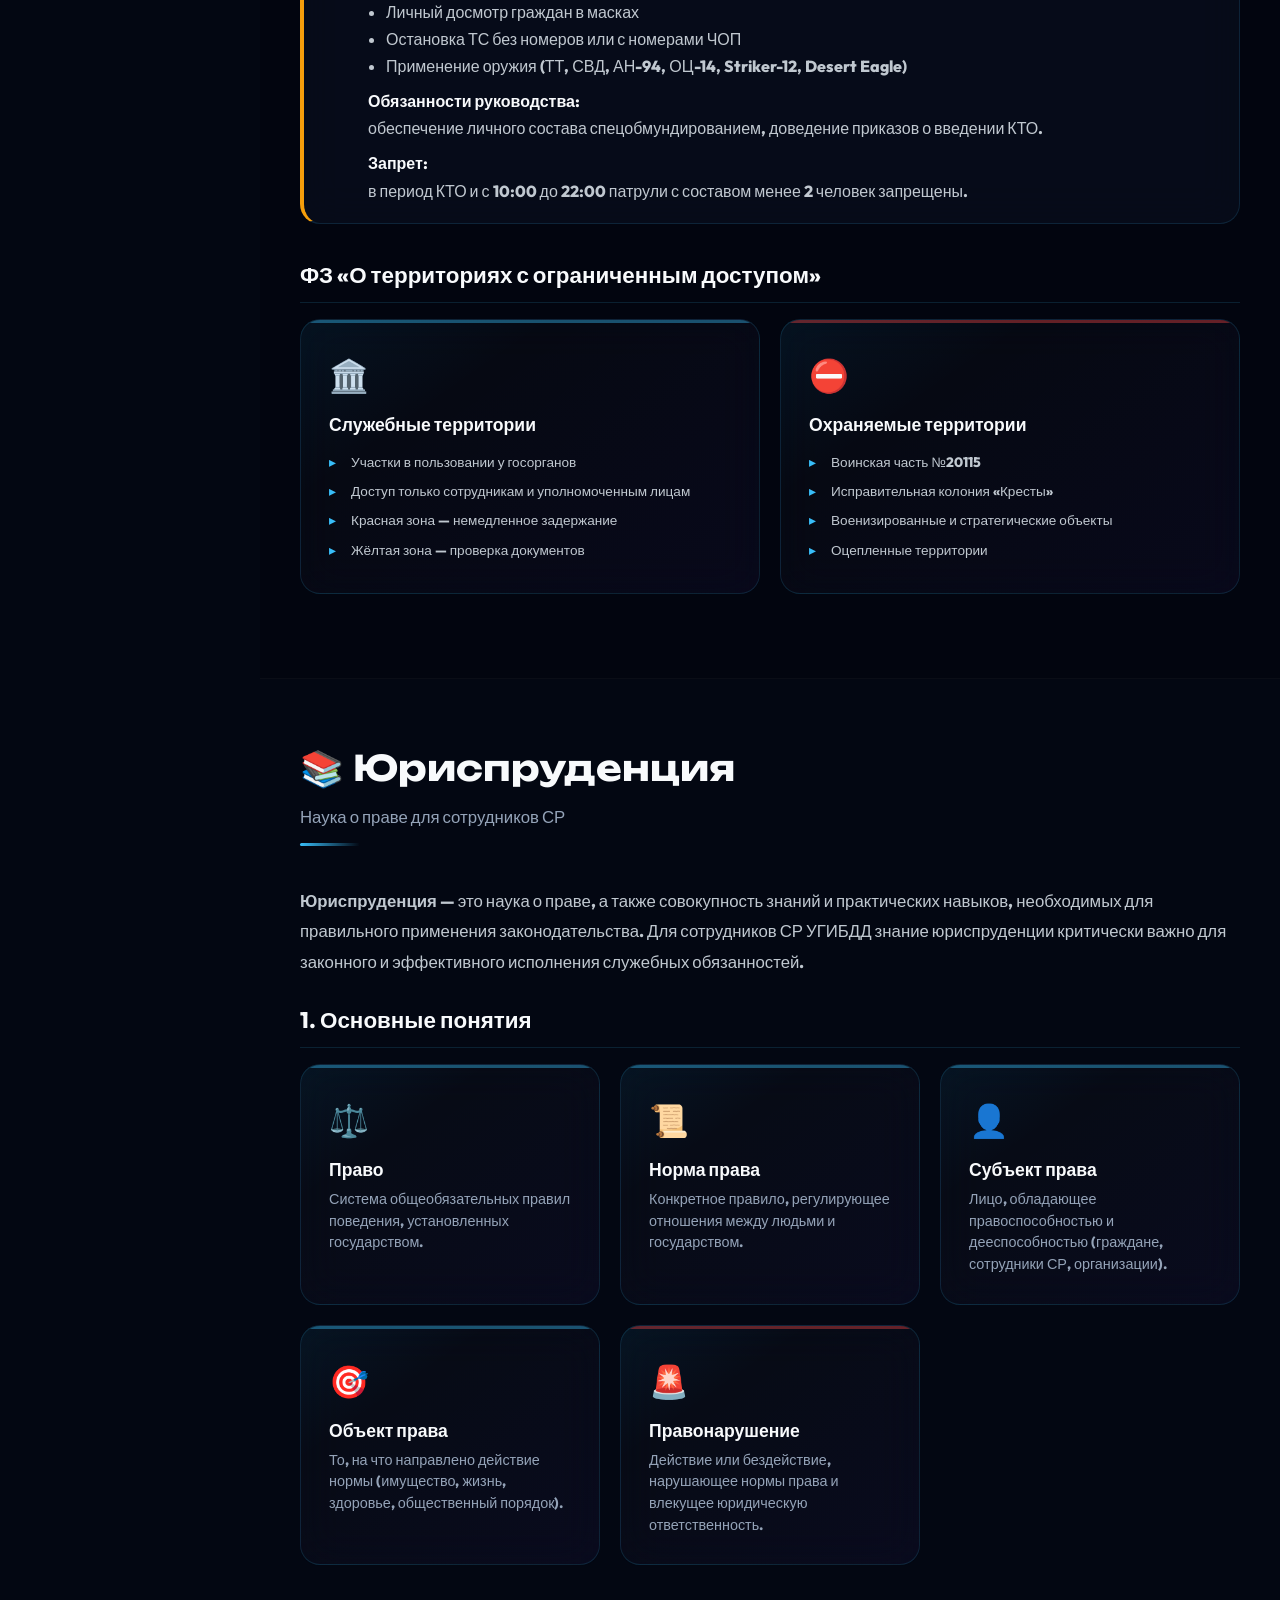
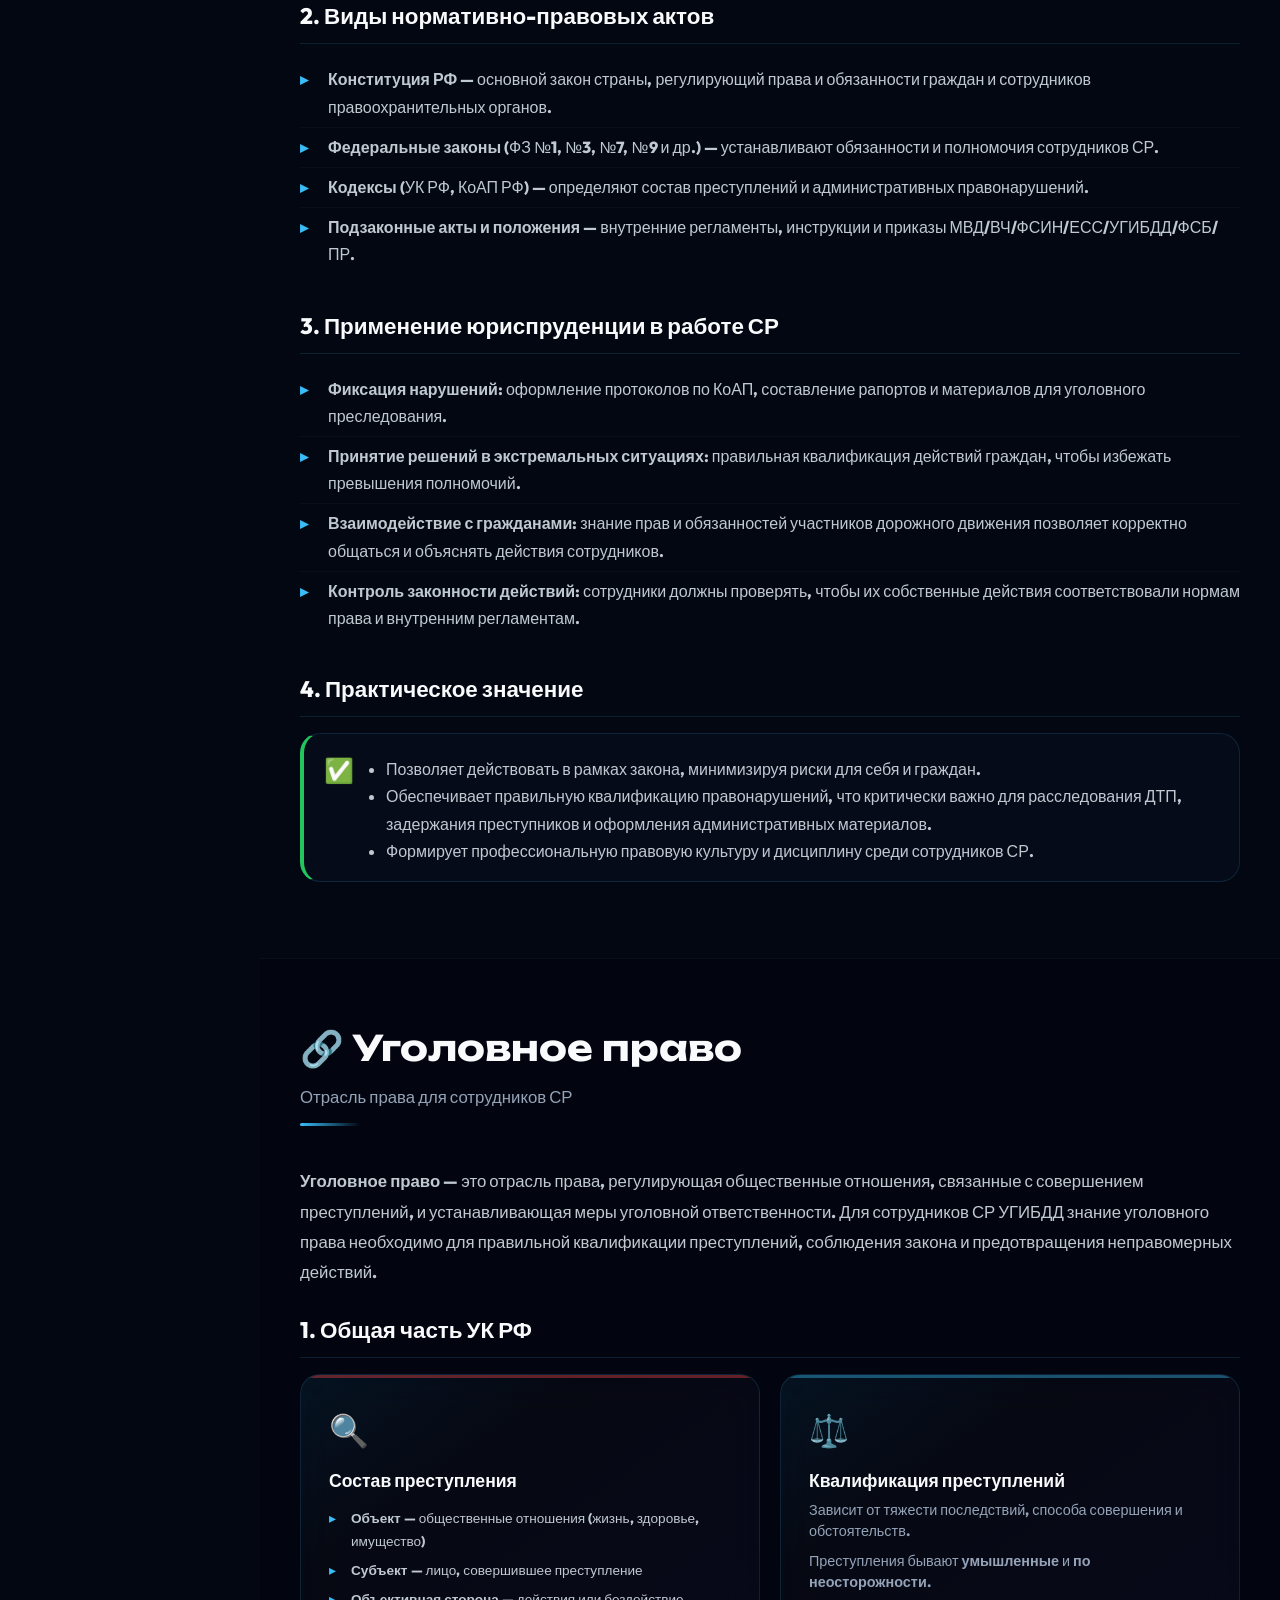
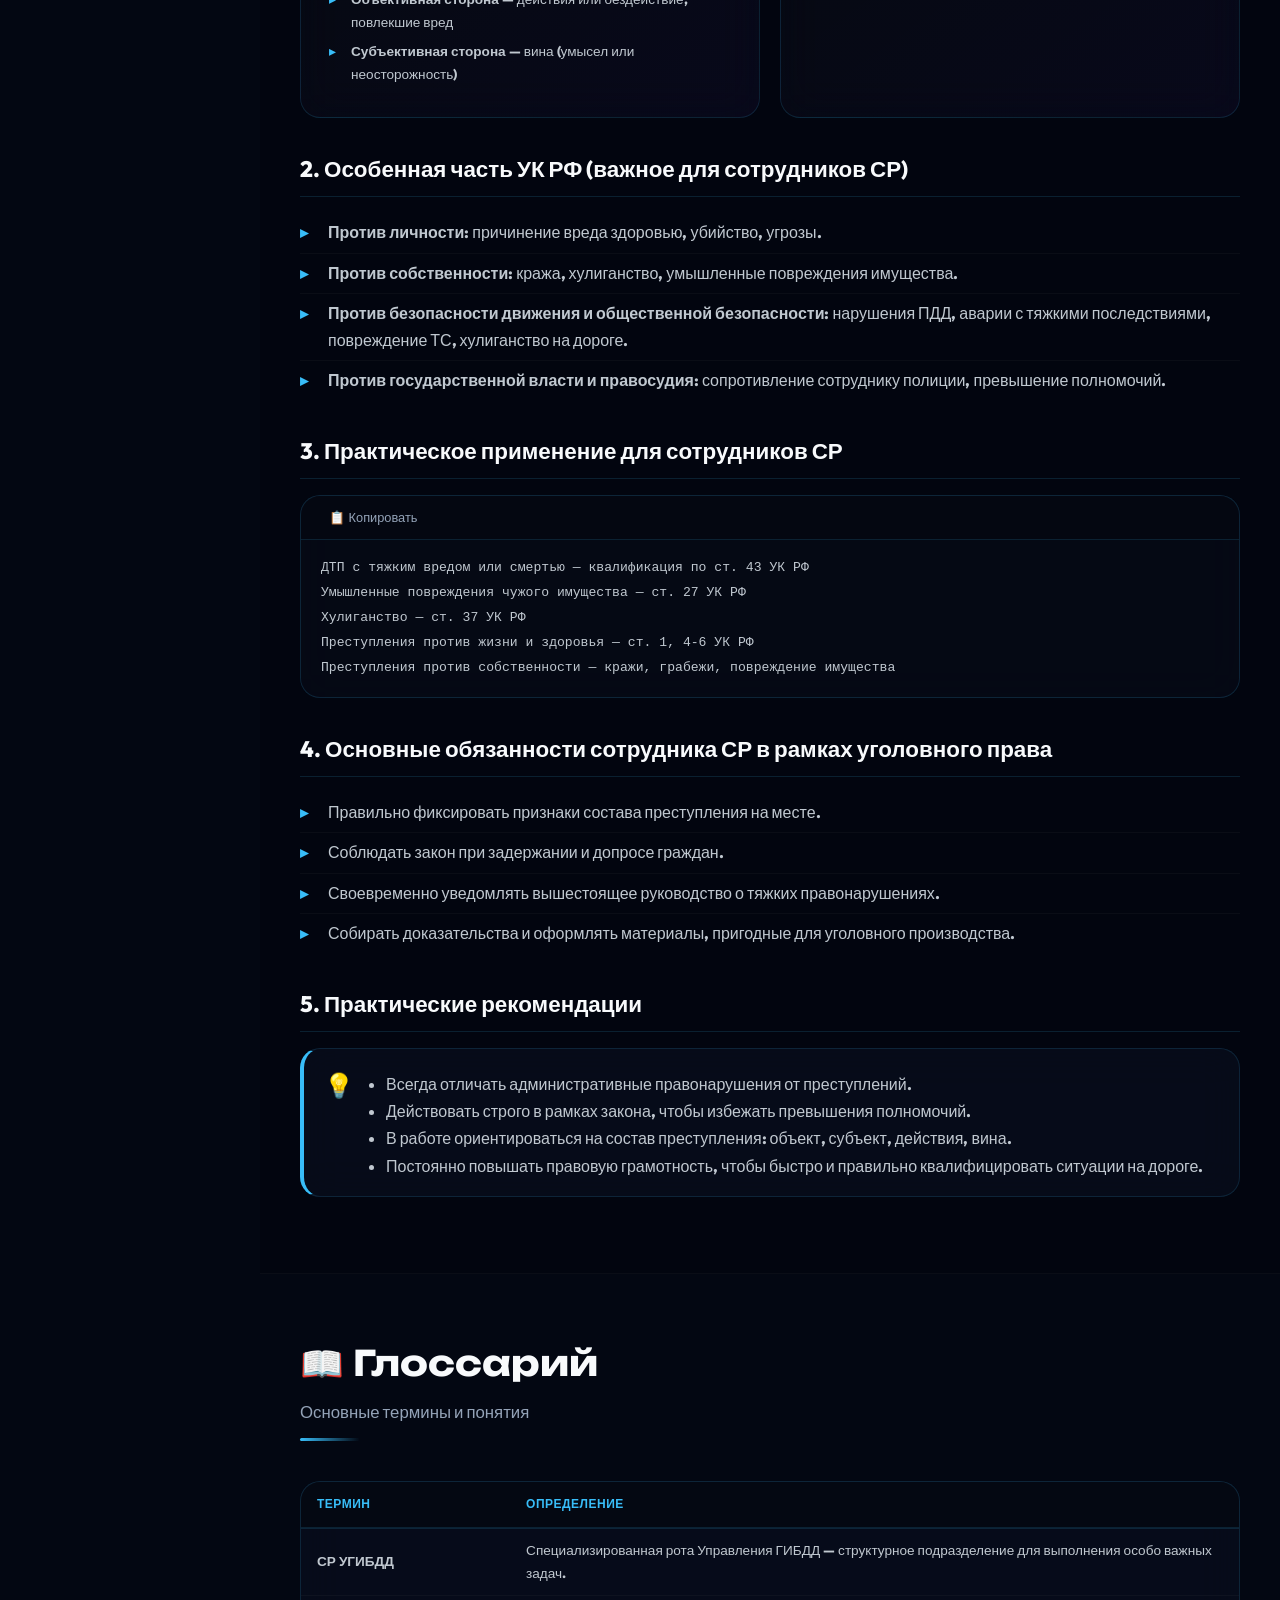
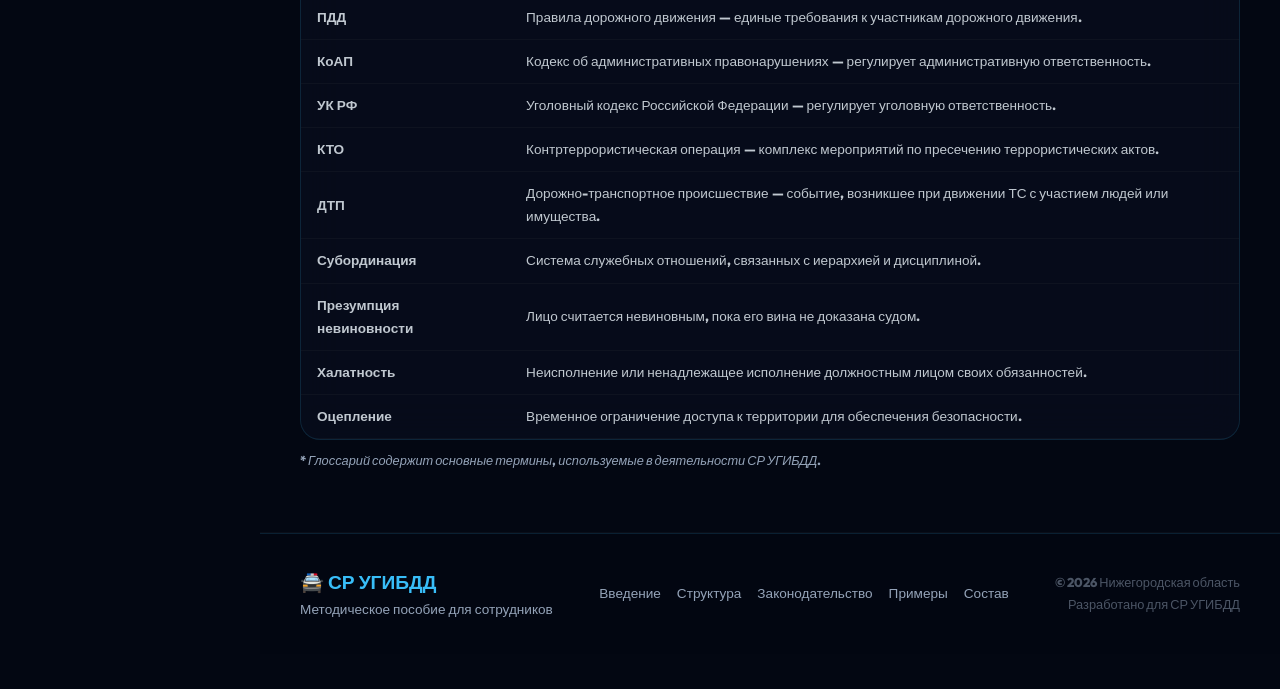
<file: book.html>
<!DOCTYPE html>
<html lang="ru" data-theme="dark">
<head>
    <meta charset="UTF-8">
    <meta name="viewport" content="width=device-width, initial-scale=1.0">
    <title>СР УГИБДД · Методичка</title>
    <link rel="preconnect" href="https://fonts.googleapis.com">
    <link rel="preconnect" href="https://fonts.gstatic.com" crossorigin>
    <link href="https://fonts.googleapis.com/css2?family=Outfit:wght@300;400;500;600;700;800;900&family=Unbounded:wght@300;400;500;700;900&display=swap" rel="stylesheet">
    <link rel="stylesheet" href="css/style.css">
    <link rel="stylesheet" href="css/themes.css">
    <link rel="icon" type="image/png" href="assets/img/favicon-96x96.png" sizes="96x96" />
    <link rel="icon" type="image/svg+xml" href="assets/img/favicon.svg" />
    <link rel="shortcut icon" href="assets/img/favicon.ico" />
    <link rel="apple-touch-icon" sizes="180x180" href="assets/img/apple-touch-icon.png" />
    <meta name="apple-mobile-web-app-title" content="SR UGIBDD" />
    <link rel="manifest" href="site.webmanifest" />
</head>
<body>
    <canvas id="particles"></canvas>
    <aside class="sidebar" id="sidebar">
        <div class="sidebar__header">
            <div class="sidebar__logo">
                <span class="sidebar__logo-icon">🚔</span>
                <span class="sidebar__logo-text">СР УГИБДД</span>
            </div>
            <span class="sidebar__badge">Методичка</span>
        </div>
        <nav class="sidebar__nav">
            <ul class="sidebar__menu">
                <li><a href="index.html" class="sidebar__link"><span class="sidebar__icon">🏠</span> Титульная</a></li>
                <li><a href="#vvedenie" class="sidebar__link active"><span class="sidebar__icon">📌</span> Введение</a></li>
                <li><a href="#struktura" class="sidebar__link"><span class="sidebar__icon">🏛️</span> Структура и должности</a></li>
                <li><a href="#portret" class="sidebar__link"><span class="sidebar__icon">👤</span> Портрет сотрудника</a></li>
                <li><a href="#zakonodatelstvo" class="sidebar__link"><span class="sidebar__icon">⚖️</span> Законодательная база</a></li>
                <li><a href="#yurisprudenciya" class="sidebar__link"><span class="sidebar__icon">📚</span> Юриспруденция</a></li>
                <li><a href="#ugolovnoe-pravo" class="sidebar__link"><span class="sidebar__icon">🔗</span> Уголовное право</a></li>
                <li><a href="#glossariy" class="sidebar__link"><span class="sidebar__icon">📖</span> Глоссарий</a></li>
                <li><a href="primery.html" class="sidebar__link"><span class="sidebar__icon">🔢</span> Примеры</a></li>
                <li><a href="pages/sostav/index.html" class="sidebar__link"><span class="sidebar__icon">📋</span> Состав</a></li>
            </ul>
        </nav>
        <div class="sidebar__footer">
            <button class="theme-toggle" id="themeToggle"><span class="theme-toggle__icon">☀️</span></button>
            <span class="sidebar__version">v3.0</span>
        </div>
    </aside>
    <main class="main-content">
        <header class="topbar">
            <button class="topbar__menu-btn" id="sidebarToggle">☰</button>
            <div class="topbar__brand">
                <span class="topbar__brand-icon">🚔</span>
                <span class="topbar__brand-text">СР УГИБДД · <span>Методичка</span></span>
            </div>
            <div class="topbar__info"><span class="topbar__user">👤 Сотрудник</span></div>
        </header>
        <div class="page">

            <!-- ========================================================= -->
            <!-- ВВЕДЕНИЕ -->
            <!-- ========================================================= -->
            <section class="section" id="vvedenie">
                <div class="container">
                    <div class="section__header">
                        <h1 class="section__title">📌 Введение</h1>
                        <p class="section__subtitle">Специализированная рота УГИБДД</p>
                        <div class="section__divider"></div>
                    </div>

                    <p style="color: var(--text-secondary); font-size: 1.05rem; line-height: 1.8; margin-bottom: 20px;">
                        <strong>Специализированная рота (СР) УГИБДД</strong> является структурным подразделением органов государственной власти, обеспечивающим выполнение особо важных задач по поддержанию безопасности дорожного движения, охране общественного порядка и пресечению правонарушений на территории обслуживания.
                    </p>
                    <p style="color: var(--text-secondary); font-size: 1.05rem; line-height: 1.8; margin-bottom: 30px;">
                        Деятельность сотрудников СР строится на принципах <strong>законности, дисциплины, оперативности и высокой профессиональной подготовки</strong>.
                    </p>

                    <h2 class="section__heading">Цели СР УГИБДД</h2>
                    <ul class="styled-list">
                        <li>Обеспечение безопасности дорожного движения на территории обслуживания.</li>
                        <li>Превентивное выявление и пресечение правонарушений, включая тяжкие и особо опасные.</li>
                        <li>Содействие выполнению задач органов государственной власти по охране общественного порядка и защите граждан.</li>
                        <li>Поддержка оперативных подразделений в рамках специальных мероприятий и рейдов.</li>
                        <li>Обеспечение правовой и моральной защиты сотрудников и граждан при выполнении служебных задач.</li>
                    </ul>

                    <h2 class="section__heading">Задачи СР УГИБДД</h2>
                    <ul class="styled-list">
                        <li>Контроль за соблюдением правил дорожного движения (ПДД) всеми участниками дорожного движения.</li>
                        <li>Применение мер административного и уголовного воздействия к нарушителям.</li>
                        <li>Проведение профилактических и разъяснительных мероприятий среди граждан по вопросам безопасности дорожного движения.</li>
                        <li>Участие в розыскной деятельности и задержании лиц, совершивших преступления.</li>
                        <li>Содействие в организации и сопровождении специальных мероприятий: рейдов, проверок, патрулирования.</li>
                        <li>Обеспечение взаимодействия с другими подразделениями МВД и спецслужбами для оперативного реагирования на угрозы и чрезвычайные ситуации.</li>
                        <li>Ведение документации, фиксация нарушений и подготовка отчетов по результатам работы.</li>
                    </ul>

                    <h2 class="section__heading">Функции сотрудников СР</h2>
                    <ul class="styled-list">
                        <li>Патрулирование и контроль дорожного движения.</li>
                        <li>Осуществление остановки транспортных средств при нарушениях ПДД или подозрении на преступление.</li>
                        <li>Проведение оперативно-розыскных мероприятий в рамках своей компетенции.</li>
                        <li>Участие в оформлении ДТП, задержании правонарушителей и изъятии доказательств.</li>
                        <li>Обеспечение безопасности участников дорожного движения и граждан в местах массового скопления людей.</li>
                        <li>Своевременное применение служебных мер реагирования при угрозах или нарушениях закона.</li>
                    </ul>

                    <div class="alert alert--info" style="margin-top: 20px;">
                        <div class="alert__icon">⚡</div>
                        <div class="alert__content">
                            <strong>Особенности работы</strong>
                            <p>Деятельность СР требует высокой дисциплины, профессиональной подготовки, стрессоустойчивости и умения принимать решения в экстремальных ситуациях.</p>
                            <p style="margin-top: 8px;">Сотрудники должны обладать глубокими знаниями законодательства (УК, КоАП, ФЗ, ПДД, Конституции РФ) и уметь применять их на практике.</p>
                            <p style="margin-top: 8px;">Важной составляющей является взаимодействие с гражданами, другими подразделениями МВД, а также постоянный контроль собственной правовой грамотности и соблюдение субординации.</p>
                        </div>
                    </div>
                </div>
            </section>

            <!-- ========================================================= -->
            <!-- СТРУКТУРА И ДОЛЖНОСТИ -->
            <!-- ========================================================= -->
            <section class="section" id="struktura">
                <div class="container">
                    <div class="section__header">
                        <h1 class="section__title">🏛️ Структура и должности СР УГИБДД</h1>
                        <p class="section__subtitle">Иерархия и функциональные обязанности</p>
                        <div class="section__divider"></div>
                    </div>

                    <p style="color: var(--text-secondary); font-size: 1.05rem; line-height: 1.8; margin-bottom: 24px;">
                        Специализированная рота (СР) состоит из нескольких должностей, каждая из которых выполняет определенный круг обязанностей.
                    </p>

                    <div class="card-grid">
                        <div class="card card--primary">
                            <div class="card__icon">⭐</div>
                            <h3 class="card__title">Командир СР</h3>
                            <ul class="card__list">
                                <li>Высшее должностное лицо роты</li>
                                <li>Организует работу всего подразделения</li>
                                <li>Контролирует соблюдение дисциплины</li>
                                <li>Принимает ключевые решения в критических ситуациях</li>
                                <li>Отвечает за взаимодействие с другими подразделениями</li>
                            </ul>
                        </div>

                        <div class="card">
                            <div class="card__icon">👔</div>
                            <h3 class="card__title">Заместитель командира СР</h3>
                            <ul class="card__list">
                                <li>Помогает командиру в организации работы</li>
                                <li>Контролирует выполнение служебных задач</li>
                                <li>При отсутствии командира исполняет его обязанности</li>
                                <li>Отвечает за кадровую дисциплину</li>
                            </ul>
                        </div>

                        <div class="card">
                            <div class="card__icon">📋</div>
                            <h3 class="card__title">Начальник УЦ СР</h3>
                            <ul class="card__list">
                                <li>Ведёт личные дела сотрудников</li>
                                <li>Отвечает за прохождение стажировок</li>
                                <li>Следит за соблюдением служебной дисциплины</li>
                                <li>Осуществляет взаимодействие с отделами УГИБДД</li>
                            </ul>
                        </div>

                        <div class="card">
                            <div class="card__icon">🎯</div>
                            <h3 class="card__title">Старший инструктор СР</h3>
                            <ul class="card__list">
                                <li>Обучает сотрудников практическим навыкам</li>
                                <li>Контролирует работу инструкторов и инспекторов</li>
                                <li>Проводит тренировки по физической подготовке</li>
                                <li>Отработка действий в критических ситуациях</li>
                            </ul>
                        </div>

                        <div class="card">
                            <div class="card__icon">📘</div>
                            <h3 class="card__title">Инструктор СР</h3>
                            <ul class="card__list">
                                <li>Проводит практическую подготовку стажёров</li>
                                <li>Наставляет сотрудников в ежедневной работе</li>
                                <li>Помогает освоить алгоритмы действий</li>
                                <li>Следит за техникой безопасности</li>
                            </ul>
                        </div>

                        <div class="card card--success">
                            <div class="card__icon">🚔</div>
                            <h3 class="card__title">Инспектор СР</h3>
                            <ul class="card__list">
                                <li>Основная рабочая должность роты</li>
                                <li>Патрулирует улицы и дороги</li>
                                <li>Контролирует соблюдение ПДД</li>
                                <li>Фиксирует нарушения и проводит профилактику</li>
                                <li>Участвует в оформлении ДТП и задержаниях</li>
                            </ul>
                        </div>

                        <div class="card card--warning">
                            <div class="card__icon">📖</div>
                            <h3 class="card__title">Стажёр СР</h3>
                            <ul class="card__list">
                                <li>Сотрудник на обучении</li>
                                <li>Осваивает алгоритмы работы</li>
                                <li>Изучает нормативную базу</li>
                                <li>Выполняет задачи под контролем старших</li>
                            </ul>
                        </div>
                    </div>
                </div>
            </section>

            <!-- ========================================================= -->
            <!-- ПОРТРЕТ СОТРУДНИКА -->
            <!-- ========================================================= -->
            <section class="section" id="portret">
                <div class="container">
                    <div class="section__header">
                        <h1 class="section__title">👤 Портрет сотрудника СР</h1>
                        <p class="section__subtitle">Личностные качества, профессиональные навыки и физическая подготовка</p>
                        <div class="section__divider"></div>
                    </div>

                    <h2 class="section__heading">1. Личностные качества</h2>
                    <div class="card-grid card-grid--2">
                        <div class="card">
                            <div class="card__icon">🎯</div>
                            <h3 class="card__title">Дисциплинированность</h3>
                            <p class="card__desc">Соблюдение правил, субординации и внутренних нормативов.</p>
                        </div>
                        <div class="card">
                            <div class="card__icon">🧠</div>
                            <h3 class="card__title">Стрессоустойчивость</h3>
                            <p class="card__desc">Способность сохранять спокойствие в экстремальных и непредвиденных ситуациях.</p>
                        </div>
                        <div class="card">
                            <div class="card__icon">⚖️</div>
                            <h3 class="card__title">Ответственность</h3>
                            <p class="card__desc">Осознание важности своих действий и их последствий для граждан и коллег.</p>
                        </div>
                        <div class="card">
                            <div class="card__icon">👁️</div>
                            <h3 class="card__title">Внимательность и наблюдательность</h3>
                            <p class="card__desc">Умение быстро замечать нарушения и потенциальные угрозы.</p>
                        </div>
                        <div class="card">
                            <div class="card__icon">🤝</div>
                            <h3 class="card__title">Командный дух</h3>
                            <p class="card__desc">Способность работать в составе подразделения, взаимодействовать с коллегами.</p>
                        </div>
                    </div>

                    <h2 class="section__heading">2. Профессиональные навыки</h2>
                    <ul class="styled-list">
                        <li>Знание <strong>ПДД, КоАП, УК, федеральных законов</strong> и нормативных актов, относящихся к работе.</li>
                        <li>Навыки <strong>патрулирования и остановки транспортных средств</strong>.</li>
                        <li>Умение <strong>оформлять ДТП</strong> и административные протоколы.</li>
                        <li>Базовая подготовка к <strong>оперативно-розыскной деятельности</strong> в рамках компетенции СР.</li>
                        <li>Владение средствами связи и документацией для оперативного реагирования.</li>
                    </ul>

                    <h2 class="section__heading">3. Физическая подготовка</h2>
                    <ul class="styled-list">
                        <li>Высокий уровень общей физической формы.</li>
                        <li>Выносливость и сила для работы на маршрутах, задержания нарушителей, участия в спецоперациях.</li>
                        <li>Умение действовать при неблагоприятных погодных и дорожных условиях.</li>
                    </ul>

                    <h2 class="section__heading">4. Морально-психологические характеристики</h2>
                    <ul class="styled-list">
                        <li>Хладнокровие при опасных ситуациях.</li>
                        <li>Умение принимать решения быстро, но обоснованно.</li>
                        <li>Этичное и корректное общение с гражданами и коллегами.</li>
                        <li>Стремление к постоянному обучению и повышению квалификации.</li>
                    </ul>
                </div>
            </section>

            <!-- ========================================================= -->
            <!-- ЗАКОНОДАТЕЛЬНАЯ БАЗА -->
            <!-- ========================================================= -->
            <section class="section" id="zakonodatelstvo">
                <div class="container">
                    <div class="section__header">
                        <h1 class="section__title">⚖️ Основы законодательной базы</h1>
                        <p class="section__subtitle">УК, КоАП, ФЗ, Конституция, Порядок надзора, ПДД</p>
                        <div class="section__divider"></div>
                    </div>

                    <div class="alert alert--info">
                        <div class="alert__icon">📌</div>
                        <div class="alert__content">
                            <strong>Важно!</strong>
                            <p>Все законы, нормативно-правовые акты и акты управления должностных лиц вступают в юридическую силу с момента их официального опубликования.</p>
                        </div>
                    </div>

                    <h2 class="section__heading">Уголовный кодекс (УК РФ) — ключевые статьи</h2>

                    <div class="tabs">
                        <div class="tabs__nav">
                            <button class="tabs__btn active" data-tab="uk1">Глава 1</button>
                            <button class="tabs__btn" data-tab="uk2">Глава 2</button>
                            <button class="tabs__btn" data-tab="uk3">Глава 5</button>
                            <button class="tabs__btn" data-tab="uk4">Глава 6</button>
                            <button class="tabs__btn" data-tab="uk5">Глава 8</button>
                            <button class="tabs__btn" data-tab="uk6">Глава 9-13</button>
                        </div>

                        <!-- Глава 1 -->
                        <div class="tabs__content active" id="uk1">
                            <h3>Глава 1. Преступления против жизни и здоровья личности</h3>
                            <div class="highlight">
                                <p><strong>Статья 4.</strong> Умышленное причинение тяжкого вреда здоровью — лишение свободы на <strong>6 лет</strong></p>
                                <p><strong>Статья 5.</strong> Умышленное причинение средней тяжести вреда здоровью — лишение свободы на <strong>4 года</strong></p>
                                <p><strong>Статья 6.</strong> Умышленное причинение лёгкого вреда здоровью — лишение свободы на <strong>2 года</strong></p>
                            </div>
                            <p><strong>Статья 7.</strong> Побои — лишение свободы на <strong>2 года</strong></p>
                            <p><strong>Статья 8.</strong> Угроза убийством или причинением тяжкого вреда здоровью — лишение свободы на <strong>2 года</strong></p>
                        </div>

                        <!-- Глава 2 -->
                        <div class="tabs__content" id="uk2">
                            <h3>Глава 2. Преступления против свободы, чести и достоинства личности</h3>
                            <div class="highlight">
                                <p><strong>Статья 12.</strong> Похищение человека — лишение свободы на <strong>4 года</strong></p>
                                <p><strong>Статья 13.</strong> Незаконное лишение свободы — лишение свободы на <strong>4 года</strong></p>
                            </div>
                            <p><strong>Статья 14.</strong> Клевета — штраф 50.000-100.000 рублей или лишение свободы на <strong>2 года</strong></p>
                            <p><strong>Статья 19.</strong> Нарушение тайны переписки или телефонных переговоров — лишение свободы на <strong>2 года</strong></p>
                            <p><strong>Статья 20.</strong> Нарушение неприкосновенности жилища — лишение свободы на <strong>2 года</strong></p>
                        </div>

                        <!-- Глава 5 -->
                        <div class="tabs__content" id="uk3">
                            <h3>Глава 5. Преступления против собственности</h3>
                            <div class="highlight">
                                <p><strong>Статья 22.</strong> Кража — лишение свободы на <strong>6 лет</strong></p>
                                <p><strong>Статья 23.</strong> Грабеж — лишение свободы на <strong>8 лет</strong></p>
                            </div>
                            <p><strong>Статья 24.</strong> Разбой — лишение свободы на <strong>4 года</strong></p>
                            <p><strong>Статья 26.</strong> Вымогательство — лишение свободы на <strong>4 года</strong></p>
                            <p><strong>Статья 27.</strong> Умышленное уничтожение или повреждение имущества — лишение свободы на <strong>2 года</strong></p>
                        </div>

                        <!-- Глава 6 -->
                        <div class="tabs__content" id="uk4">
                            <h3>Глава 6. Преступления против общественной безопасности</h3>
                            <div class="highlight">
                                <p><strong>Статья 33.</strong> Бандитизм — лишение свободы на <strong>4 года</strong></p>
                                <p><strong>Статья 36.</strong> Массовые беспорядки — лишение свободы на <strong>4 года</strong></p>
                            </div>
                            <p><strong>Статья 37.</strong> Хулиганство — лишение свободы на <strong>2 года</strong></p>
                            <p><strong>Статья 38.</strong> Вандализм — лишение свободы на <strong>2 года</strong></p>
                            <p><strong>Статья 39.</strong> Незаконное проникновение на охраняемый объект — лишение свободы на <strong>8 лет</strong></p>
                            <p><strong>Статья 40.</strong> Незаконное приобретение, передача, изготовление оружия — лишение свободы на <strong>4 года</strong></p>
                            <p><strong>Статья 41.</strong> Незаконное использование или ношение оружия — лишение свободы на <strong>4 года</strong></p>
                            <p><strong>Статья 42.</strong> Ношение огнестрельного оружия в открытом виде в общественных местах — лишение свободы на <strong>4 года</strong></p>
                        </div>

                        <!-- Глава 8 -->
                        <div class="tabs__content" id="uk5">
                            <h3>Глава 8. Преступления против здоровья населения и общественной нравственности</h3>
                            <div class="highlight">
                                <p><strong>Статья 45.</strong> Незаконное изготовление, приобретение, продажа, хранение наркотических средств — лишение свободы на <strong>7 лет</strong></p>
                            </div>
                            <p><strong>Примечание:</strong> значительный размер — зелёный чай от 6 грамм, мятная пудра от 2 грамм. Добровольная сдача освобождает от ответственности.</p>
                        </div>

                        <!-- Глава 9-12 -->
                        <div class="tabs__content" id="uk6">
                            <h3>Главы 9-12. Преступления против государственной власти, правосудия, порядка управления и военной службы</h3>
                            <div class="highlight">
                                <p><strong>Статья 48.</strong> Посягательство на жизнь государственного деятеля — лишение свободы на <strong>7 лет</strong></p>
                                <p><strong>Статья 51.</strong> Превышение должностных полномочий — лишение свободы на <strong>4 года</strong></p>
                                <p><strong>Статья 51.1.</strong> Злоупотребление должностными полномочиями — лишение свободы на <strong>4 года</strong></p>
                            </div>
                            <p><strong>Статья 53.</strong> Присвоение полномочий должностного лица — лишение свободы на <strong>3 года</strong></p>
                            <p><strong>Статья 54.</strong> Получение взятки — лишение свободы на <strong>5 лет</strong></p>
                            <p><strong>Статья 55.</strong> Дача взятки — лишение свободы на <strong>5 лет</strong></p>
                            <p><strong>Статья 56.</strong> Халатность — штраф 150.000-1.000.000 рублей или лишение свободы на <strong>4 года</strong></p>
                            <p><strong>Статья 60.</strong> Незаконные задержание, заключение под стражу — штраф 200.000-500.000 рублей или лишение свободы на <strong>5 лет</strong></p>
                            <p><strong>Статья 65.</strong> Посягательство на жизнь сотрудника правоохранительного органа — лишение свободы на <strong>6 лет</strong></p>
                            <p><strong>Статья 66.</strong> Применение насилия в отношении представителя власти — лишение свободы на <strong>5 лет</strong></p>
                            <p><strong>Статья 67.</strong> Оскорбление представителя власти — лишение свободы на <strong>2 года</strong></p>
                            <p><strong>Статья 71.</strong> Самовольное оставление части или места службы — лишение свободы на <strong>5 лет</strong></p>
                            <p><strong>Статья 72.</strong> Дезертирство — лишение свободы на <strong>8 лет</strong></p>
                            <p><strong>Статья 73.</strong> Умышленные уничтожение или повреждение военного имущества — лишение свободы на <strong> на 3 года​</strong></p>
                            <p><strong>Статья 74.</strong> Освобождение от уголовной ответственности</p>
                            <p><strong>Статья 75.</strong> Уголовный штраф</p>
 
                            
                        </div>
                    </div>

                    <h2 class="section__heading" style="margin-top: 30px;">Кодекс об административных правонарушениях (КоАП)</h2>
                    <div class="card-grid card-grid--3">
                        <div class="card"><div class="card__icon">🚗</div><h3 class="card__title">Главы 2-3</h3><p class="card__desc">Техническое состояние ТС · Отсутствие права управления</p></div>
                        <div class="card"><div class="card__icon">🔄</div><h3 class="card__title">Главы 8-9</h3><p class="card__desc">Маневрирование · Расположение, обгон</p></div>
                        <div class="card"><div class="card__icon">🛑</div><h3 class="card__title">Главы 10-13</h3><p class="card__desc">Знаки и разметка · Преимущество · Остановка и стоянка · Безопасность движения</p></div>
                        <div class="card"><div class="card__icon">💥</div><h3 class="card__title">Глава 14</h3><p class="card__desc">Дорожно-транспортное происшествие</p></div>
                        <div class="card"><div class="card__icon">👮</div><h3 class="card__title">Глава 15</h3><p class="card__desc">Полиция</p></div>
                        <div class="card"><div class="card__icon">⚖️</div><h3 class="card__title">Главы 16-20</h3><p class="card__desc">Права граждан · Здоровье · Общественный порядок · Порядок управления</p></div>
                    </div>

                    <h2 class="section__heading">Федеральный закон №3-ФЗ «О полиции»</h2>
                    <div class="alert alert--info">
                        <div class="alert__icon">📜</div>
                        <div class="alert__content">
                            <p>Определяет правовые основы деятельности полиции в государстве. Цель — обеспечить защиту прав и свобод человека и гражданина, охрану общественного порядка, борьбу с преступностью и обеспечение общественной безопасности.</p>
                            <p style="margin-top: 8px;"><strong>Ключевые главы:</strong> Гл. 1 (Общие положения), Гл. 2 (Принципы деятельности), Гл. 3 (Обязанности и права полиции), Гл. 4 (Применение мер госпринуждения), Гл. 5 (Применение физической силы, спецсредств и оружия), Гл. 6 (Контроль и надзор), Гл. 7 (Правовое положение сотрудника).</p>
                        </div>
                    </div>

                    <h2 class="section__heading">Федеральный закон №1-ФЗ «Об оружии»</h2>
                    <div class="alert alert--info">
                        <div class="alert__icon">🔫</div>
                        <div class="alert__content">
                            <p>Регулирует правовые основы оборота, хранения, ношения и применения оружия. Устанавливает разграничение между гражданским и служебным оружием.</p>
                            <p style="margin-top: 8px;"><strong>Статьи:</strong> 1 (Виды оружия), 2 (Гражданское оружие), 3 (Служебное оружие), 4 (Применение оружия гражданами), 5 (Применение оружия органами исполнительной власти), 6 (Ограничения), 7 (Контроль за оборотом).</p>
                        </div>
                    </div>

                    <h2 class="section__heading">Конституция Нижегородской области</h2>
                    <div class="card-grid card-grid--2">
                        <div class="card card--primary">
                            <div class="card__icon">📜</div>
                            <h3 class="card__title">Глава 1. Основы конституционного строя</h3>
                            <ul class="card__list">
                                <li><strong>Ст. 1:</strong> Личность, её права и свободы — высшая ценность</li>
                                <li><strong>Ст. 3:</strong> Конституция имеет высшую юридическую силу</li>
                                <li><strong>Ст. 7:</strong> Разделение властей: законодательная, исполнительная, судебная</li>
                            </ul>
                        </div>
                        <div class="card">
                            <div class="card__icon">🛡️</div>
                            <h3 class="card__title">Глава 2. Права и свободы человека и гражданина</h3>
                            <ul class="card__list">
                                <li><strong>Ст. 8-9:</strong> Равенство перед законом, неотчуждаемость прав</li>
                                <li><strong>Ст. 10:</strong> Достоинство личности охраняется государством</li>
                                <li><strong>Ст. 11-12:</strong> Свобода передвижения, мысли и слова</li>
                                <li><strong>Ст. 18:</strong> Презумпция невиновности</li>
                                <li><strong>Ст. 20:</strong> Право не свидетельствовать против себя</li>
                            </ul>
                        </div>
                    </div>

                    <h2 class="section__heading">Порядок надзора в сфере безопасности дорожного движения</h2>
                    <div class="method-block">
                        <h3 class="method-block__title">Глава 4. Остановка транспортного средства</h3>
                        <div class="code-block">
                            <div class="code-block__header"><button class="code-block__copy" onclick="copyCode(this)">📋 Копировать</button></div>
                            <pre class="code-block__content"><code>13. Сотрудник имеет право произвести остановку ТС:

13.1. При выявлении нарушений ПДД, технических неисправностей, причастности к правонарушению.
13.2. Для совершения процессуальных действий.
13.3. Для проверки документов.
13.4. При регулировании дорожного движения.
13.5. При проведении мероприятий по предупреждению ДТП.

14. Требование об остановке подается с помощью ГГУ или жестом руки.

15. Запрещается остановка в местах, где это запрещено ПДД (кроме экстренных случаев).

16. ТС со спецсигналами может быть остановлено при наличии данных о правонарушении или проведении мероприятий.</code></pre>
                        </div>

                        <h3 class="method-block__title">Глава 5. Проверка документов</h3>
                        <div class="code-block">
                            <div class="code-block__header"><button class="code-block__copy" onclick="copyCode(this)">📋 Копировать</button></div>
                            <pre class="code-block__content"><code>17. Сотрудник вправе требовать документы:
- при наличии данных о нарушении ПДД
- при остановке ТС
- если стоящее ТС создает угрозу безопасности</code></pre>
                        </div>

                        <h3 class="method-block__title">Глава 6. Выезд на место ДТП</h3>
                        <div class="code-block">
                            <div class="code-block__header"><button class="code-block__copy" onclick="copyCode(this)">📋 Копировать</button></div>
                            <pre class="code-block__content"><code>18. Выезд осуществляется при поступлении официального сообщения о ДТП.

19. По прибытии сотрудник:
- обеспечивает ограждение места ДТП
- устанавливает участников ДТП, проверяет документы
- выявляет свидетелей
- принимает меры к сохранности следов
- выясняет данные о скрывшемся ТС (объявляет в розыск)
- фиксирует причины и условия ДТП</code></pre>
                        </div>

                        <h3 class="method-block__title">Глава 7. Досмотр транспортного средства</h3>
                        <div class="code-block">
                            <div class="code-block__header"><button class="code-block__copy" onclick="copyCode(this)">📋 Копировать</button></div>
                            <pre class="code-block__content"><code>21. Досмотр ТС проводится в целях обнаружения орудий совершения правонарушения.

22. Досмотр осуществляется в присутствии лица, во владении которого оно находится. В неотложных случаях — в отсутствие владельца.</code></pre>
                        </div>
                    </div>

                    <h2 class="section__heading">Правила дорожного движения (ПДД) — ключевые разделы</h2>
                    <div class="card-grid card-grid--3">
                        <div class="card"><div class="card__icon">📋</div><h3 class="card__title">Глава 2</h3><p class="card__desc">Общие обязанности водителей</p></div>
                        <div class="card"><div class="card__icon">🚨</div><h3 class="card__title">Глава 3</h3><p class="card__desc">Применение специальных сигналов</p></div>
                        <div class="card"><div class="card__icon">🚶</div><h3 class="card__title">Глава 4-5</h3><p class="card__desc">Обязанности пешеходов и пассажиров</p></div>
                        <div class="card"><div class="card__icon">💡</div><h3 class="card__title">Глава 14</h3><p class="card__desc">Пользование внешними световыми приборами</p></div>
                        <div class="card"><div class="card__icon">🔄</div><h3 class="card__title">Глава 8-10</h3><p class="card__desc">Обгон · Остановка · Проезд перекрестков</p></div>
                        <div class="card"><div class="card__icon">🛑</div><h3 class="card__title">Глава 7</h3><p class="card__desc">Начало движения · Маневрирование</p></div>
                    </div>

                    <div class="alert alert--danger" style="margin-top: 20px;">
                        <div class="alert__icon">⚠️</div>
                        <div class="alert__content">
                            <strong>Запрещено водителям (ст. 2.3 ПДД):</strong>
                            <ul>
                                <li>Управлять ТС в состоянии опьянения</li>
                                <li>Пересекать организованные колонны</li>
                                <li>Пользоваться телефоном без hands-free во время движения</li>
                                <li>Опасное вождение (резкие перестроения, торможения, препятствование обгону)</li>
                                <li>Эксплуатация ТС с неисправностями (тормоза, руль, световые приборы, шины)</li>
                            </ul>
                        </div>
                    </div>

                    <h2 class="section__heading">ФЗ «О противодействии терроризму» — ст. 6</h2>
                    <div class="alert alert--warning">
                        <div class="alert__icon">🔒</div>
                        <div class="alert__content">
                            <strong>Применение специальных мер во время КТО:</strong>
                            <ul>
                                <li>Проверка документов у лиц в масках</li>
                                <li>Удаление граждан с оцепленных территорий</li>
                                <li>Усиление охраны объектов</li>
                                <li>Использование транспорта для доставки пострадавших</li>
                                <li>Ограничение движения ТС и пешеходов</li>
                                <li>Личный досмотр граждан в масках</li>
                                <li>Остановка ТС без номеров или с номерами ЧОП</li>
                                <li>Применение оружия (ТТ, СВД, АН-94, ОЦ-14, Striker-12, Desert Eagle)</li>
                            </ul>
                            <p style="margin-top: 8px;"><strong>Обязанности руководства:</strong> обеспечение личного состава спецобмундированием, доведение приказов о введении КТО.</p>
                            <p style="margin-top: 8px;"><strong>Запрет:</strong> в период КТО и с 10:00 до 22:00 патрули с составом менее 2 человек запрещены.</p>
                        </div>
                    </div>

                    <h2 class="section__heading">ФЗ «О территориях с ограниченным доступом»</h2>
                    <div class="card-grid card-grid--2">
                        <div class="card">
                            <div class="card__icon">🏛️</div>
                            <h3 class="card__title">Служебные территории</h3>
                            <ul class="card__list">
                                <li>Участки в пользовании у госорганов</li>
                                <li>Доступ только сотрудникам и уполномоченным лицам</li>
                                <li>Красная зона — немедленное задержание</li>
                                <li>Жёлтая зона — проверка документов</li>
                            </ul>
                        </div>
                        <div class="card card--danger">
                            <div class="card__icon">⛔</div>
                            <h3 class="card__title">Охраняемые территории</h3>
                            <ul class="card__list">
                                <li>Воинская часть №20115</li>
                                <li>Исправительная колония «Кресты»</li>
                                <li>Военизированные и стратегические объекты</li>
                                <li>Оцепленные территории</li>
                            </ul>
                        </div>
                    </div>
                </div>
            </section>

            <!-- ========================================================= -->
            <!-- ЮРИСПРУДЕНЦИЯ -->
            <!-- ========================================================= -->
            <section class="section" id="yurisprudenciya">
                <div class="container">
                    <div class="section__header">
                        <h1 class="section__title">📚 Юриспруденция</h1>
                        <p class="section__subtitle">Наука о праве для сотрудников СР</p>
                        <div class="section__divider"></div>
                    </div>

                    <p style="color: var(--text-secondary); font-size: 1.05rem; line-height: 1.8; margin-bottom: 24px;">
                        <strong>Юриспруденция</strong> — это наука о праве, а также совокупность знаний и практических навыков, необходимых для правильного применения законодательства. Для сотрудников СР УГИБДД знание юриспруденции критически важно для законного и эффективного исполнения служебных обязанностей.
                    </p>

                    <h2 class="section__heading">1. Основные понятия</h2>
                    <div class="card-grid card-grid--2">
                        <div class="card">
                            <div class="card__icon">⚖️</div>
                            <h3 class="card__title">Право</h3>
                            <p class="card__desc">Система общеобязательных правил поведения, установленных государством.</p>
                        </div>
                        <div class="card">
                            <div class="card__icon">📜</div>
                            <h3 class="card__title">Норма права</h3>
                            <p class="card__desc">Конкретное правило, регулирующее отношения между людьми и государством.</p>
                        </div>
                        <div class="card">
                            <div class="card__icon">👤</div>
                            <h3 class="card__title">Субъект права</h3>
                            <p class="card__desc">Лицо, обладающее правоспособностью и дееспособностью (граждане, сотрудники СР, организации).</p>
                        </div>
                        <div class="card">
                            <div class="card__icon">🎯</div>
                            <h3 class="card__title">Объект права</h3>
                            <p class="card__desc">То, на что направлено действие нормы (имущество, жизнь, здоровье, общественный порядок).</p>
                        </div>
                        <div class="card card--danger">
                            <div class="card__icon">🚨</div>
                            <h3 class="card__title">Правонарушение</h3>
                            <p class="card__desc">Действие или бездействие, нарушающее нормы права и влекущее юридическую ответственность.</p>
                        </div>
                    </div>

                    <h2 class="section__heading">2. Виды нормативно-правовых актов</h2>
                    <ul class="styled-list">
                        <li><strong>Конституция РФ</strong> — основной закон страны, регулирующий права и обязанности граждан и сотрудников правоохранительных органов.</li>
                        <li><strong>Федеральные законы</strong> (ФЗ №1, №3, №7, №9 и др.) — устанавливают обязанности и полномочия сотрудников СР.</li>
                        <li><strong>Кодексы</strong> (УК РФ, КоАП РФ) — определяют состав преступлений и административных правонарушений.</li>
                        <li><strong>Подзаконные акты и положения</strong> — внутренние регламенты, инструкции и приказы МВД/ВЧ/ФСИН/ЕСС/УГИБДД/ФСБ/ПР.</li>
                    </ul>

                    <h2 class="section__heading">3. Применение юриспруденции в работе СР</h2>
                    <ul class="styled-list">
                        <li><strong>Фиксация нарушений:</strong> оформление протоколов по КоАП, составление рапортов и материалов для уголовного преследования.</li>
                        <li><strong>Принятие решений в экстремальных ситуациях:</strong> правильная квалификация действий граждан, чтобы избежать превышения полномочий.</li>
                        <li><strong>Взаимодействие с гражданами:</strong> знание прав и обязанностей участников дорожного движения позволяет корректно общаться и объяснять действия сотрудников.</li>
                        <li><strong>Контроль законности действий:</strong> сотрудники должны проверять, чтобы их собственные действия соответствовали нормам права и внутренним регламентам.</li>
                    </ul>

                    <h2 class="section__heading">4. Практическое значение</h2>
                    <div class="alert alert--success">
                        <div class="alert__icon">✅</div>
                        <div class="alert__content">
                            <ul>
                                <li>Позволяет действовать в рамках закона, минимизируя риски для себя и граждан.</li>
                                <li>Обеспечивает правильную квалификацию правонарушений, что критически важно для расследования ДТП, задержания преступников и оформления административных материалов.</li>
                                <li>Формирует профессиональную правовую культуру и дисциплину среди сотрудников СР.</li>
                            </ul>
                        </div>
                    </div>
                </div>
            </section>

            <!-- ========================================================= -->
            <!-- УГОЛОВНОЕ ПРАВО -->
            <!-- ========================================================= -->
            <section class="section" id="ugolovnoe-pravo">
                <div class="container">
                    <div class="section__header">
                        <h1 class="section__title">🔗 Уголовное право</h1>
                        <p class="section__subtitle">Отрасль права для сотрудников СР</p>
                        <div class="section__divider"></div>
                    </div>

                    <p style="color: var(--text-secondary); font-size: 1.05rem; line-height: 1.8; margin-bottom: 24px;">
                        <strong>Уголовное право</strong> — это отрасль права, регулирующая общественные отношения, связанные с совершением преступлений, и устанавливающая меры уголовной ответственности. Для сотрудников СР УГИБДД знание уголовного права необходимо для правильной квалификации преступлений, соблюдения закона и предотвращения неправомерных действий.
                    </p>

                    <h2 class="section__heading">1. Общая часть УК РФ</h2>
                    <div class="card-grid card-grid--2">
                        <div class="card card--danger">
                            <div class="card__icon">🔍</div>
                            <h3 class="card__title">Состав преступления</h3>
                            <ul class="card__list">
                                <li><strong>Объект</strong> — общественные отношения (жизнь, здоровье, имущество)</li>
                                <li><strong>Субъект</strong> — лицо, совершившее преступление</li>
                                <li><strong>Объективная сторона</strong> — действия или бездействие, повлекшие вред</li>
                                <li><strong>Субъективная сторона</strong> — вина (умысел или неосторожность)</li>
                            </ul>
                        </div>
                        <div class="card">
                            <div class="card__icon">⚖️</div>
                            <h3 class="card__title">Квалификация преступлений</h3>
                            <p class="card__desc">Зависит от тяжести последствий, способа совершения и обстоятельств.</p>
                            <p class="card__desc" style="margin-top: 8px;">Преступления бывают <strong>умышленные</strong> и <strong>по неосторожности</strong>.</p>
                        </div>
                    </div>

                    <h2 class="section__heading">2. Особенная часть УК РФ (важное для сотрудников СР)</h2>
                    <ul class="styled-list">
                        <li><strong>Против личности:</strong> причинение вреда здоровью, убийство, угрозы.</li>
                        <li><strong>Против собственности:</strong> кража, хулиганство, умышленные повреждения имущества.</li>
                        <li><strong>Против безопасности движения и общественной безопасности:</strong> нарушения ПДД, аварии с тяжкими последствиями, повреждение ТС, хулиганство на дороге.</li>
                        <li><strong>Против государственной власти и правосудия:</strong> сопротивление сотруднику полиции, превышение полномочий.</li>
                    </ul>

                    <h2 class="section__heading">3. Практическое применение для сотрудников СР</h2>
                    <div class="code-block">
                        <div class="code-block__header"><button class="code-block__copy" onclick="copyCode(this)">📋 Копировать</button></div>
                        <pre class="code-block__content"><code>ДТП с тяжким вредом или смертью — квалификация по ст. 43 УК РФ
Умышленные повреждения чужого имущества — ст. 27 УК РФ
Хулиганство — ст. 37 УК РФ
Преступления против жизни и здоровья — ст. 1, 4-6 УК РФ
Преступления против собственности — кражи, грабежи, повреждение имущества</code></pre>
                    </div>

                    <h2 class="section__heading">4. Основные обязанности сотрудника СР в рамках уголовного права</h2>
                    <ul class="styled-list">
                        <li>Правильно фиксировать признаки состава преступления на месте.</li>
                        <li>Соблюдать закон при задержании и допросе граждан.</li>
                        <li>Своевременно уведомлять вышестоящее руководство о тяжких правонарушениях.</li>
                        <li>Собирать доказательства и оформлять материалы, пригодные для уголовного производства.</li>
                    </ul>

                    <h2 class="section__heading">5. Практические рекомендации</h2>
                    <div class="alert alert--info">
                        <div class="alert__icon">💡</div>
                        <div class="alert__content">
                            <ul>
                                <li>Всегда отличать административные правонарушения от преступлений.</li>
                                <li>Действовать строго в рамках закона, чтобы избежать превышения полномочий.</li>
                                <li>В работе ориентироваться на состав преступления: объект, субъект, действия, вина.</li>
                                <li>Постоянно повышать правовую грамотность, чтобы быстро и правильно квалифицировать ситуации на дороге.</li>
                            </ul>
                        </div>
                    </div>
                </div>
            </section>

            <!-- ========================================================= -->
            <!-- ГЛОССАРИЙ -->
            <!-- ========================================================= -->
            <section class="section" id="glossariy">
                <div class="container">
                    <div class="section__header">
                        <h1 class="section__title">📖 Глоссарий</h1>
                        <p class="section__subtitle">Основные термины и понятия</p>
                        <div class="section__divider"></div>
                    </div>

                    <div class="table-wrapper">
                        <table class="table">
                            <thead>
                                <tr>
                                    <th>Термин</th>
                                    <th>Определение</th>
                                </tr>
                            </thead>
                            <tbody>
                                <tr><td><strong>СР УГИБДД</strong></td><td>Специализированная рота Управления ГИБДД — структурное подразделение для выполнения особо важных задач.</td></tr>
                                <tr><td><strong>ПДД</strong></td><td>Правила дорожного движения — единые требования к участникам дорожного движения.</td></tr>
                                <tr><td><strong>КоАП</strong></td><td>Кодекс об административных правонарушениях — регулирует административную ответственность.</td></tr>
                                <tr><td><strong>УК РФ</strong></td><td>Уголовный кодекс Российской Федерации — регулирует уголовную ответственность.</td></tr>
                                <tr><td><strong>КТО</strong></td><td>Контртеррористическая операция — комплекс мероприятий по пресечению террористических актов.</td></tr>
                                <tr><td><strong>ДТП</strong></td><td>Дорожно-транспортное происшествие — событие, возникшее при движении ТС с участием людей или имущества.</td></tr>
                                <tr><td><strong>Субординация</strong></td><td>Система служебных отношений, связанных с иерархией и дисциплиной.</td></tr>
                                <tr><td><strong>Презумпция невиновности</strong></td><td>Лицо считается невиновным, пока его вина не доказана судом.</td></tr>
                                <tr><td><strong>Халатность</strong></td><td>Неисполнение или ненадлежащее исполнение должностным лицом своих обязанностей.</td></tr>
                                <tr><td><strong>Оцепление</strong></td><td>Временное ограничение доступа к территории для обеспечения безопасности.</td></tr>
                            </tbody>
                        </table>
                    </div>
                    <p class="table__note">* Глоссарий содержит основные термины, используемые в деятельности СР УГИБДД.</p>
                </div>
            </section>

        </div>
    </main>

    <footer class="footer">
        <div class="footer__container">
            <div class="footer__brand">
                <span class="footer__logo">🚔 СР УГИБДД</span>
                <p class="footer__desc">Методическое пособие для сотрудников</p>
            </div>
            <div class="footer__links">
                <a href="#vvedenie">Введение</a>
                <a href="#struktura">Структура</a>
                <a href="#zakonodatelstvo">Законодательство</a>
                <a href="primery.html">Примеры</a>
                <a href="pages/sostav/index.html">Состав</a>
            </div>
            <div class="footer__copy">
                <p>© 2026 Нижегородская область</p>
                <p>Разработано для СР УГИБДД</p>
            </div>
        </div>
    </footer>

    <script src="js/theme.js"></script>
    <script src="js/navigation.js"></script>
    <script src="js/main.js"></script>
</body>
</html>
</file>
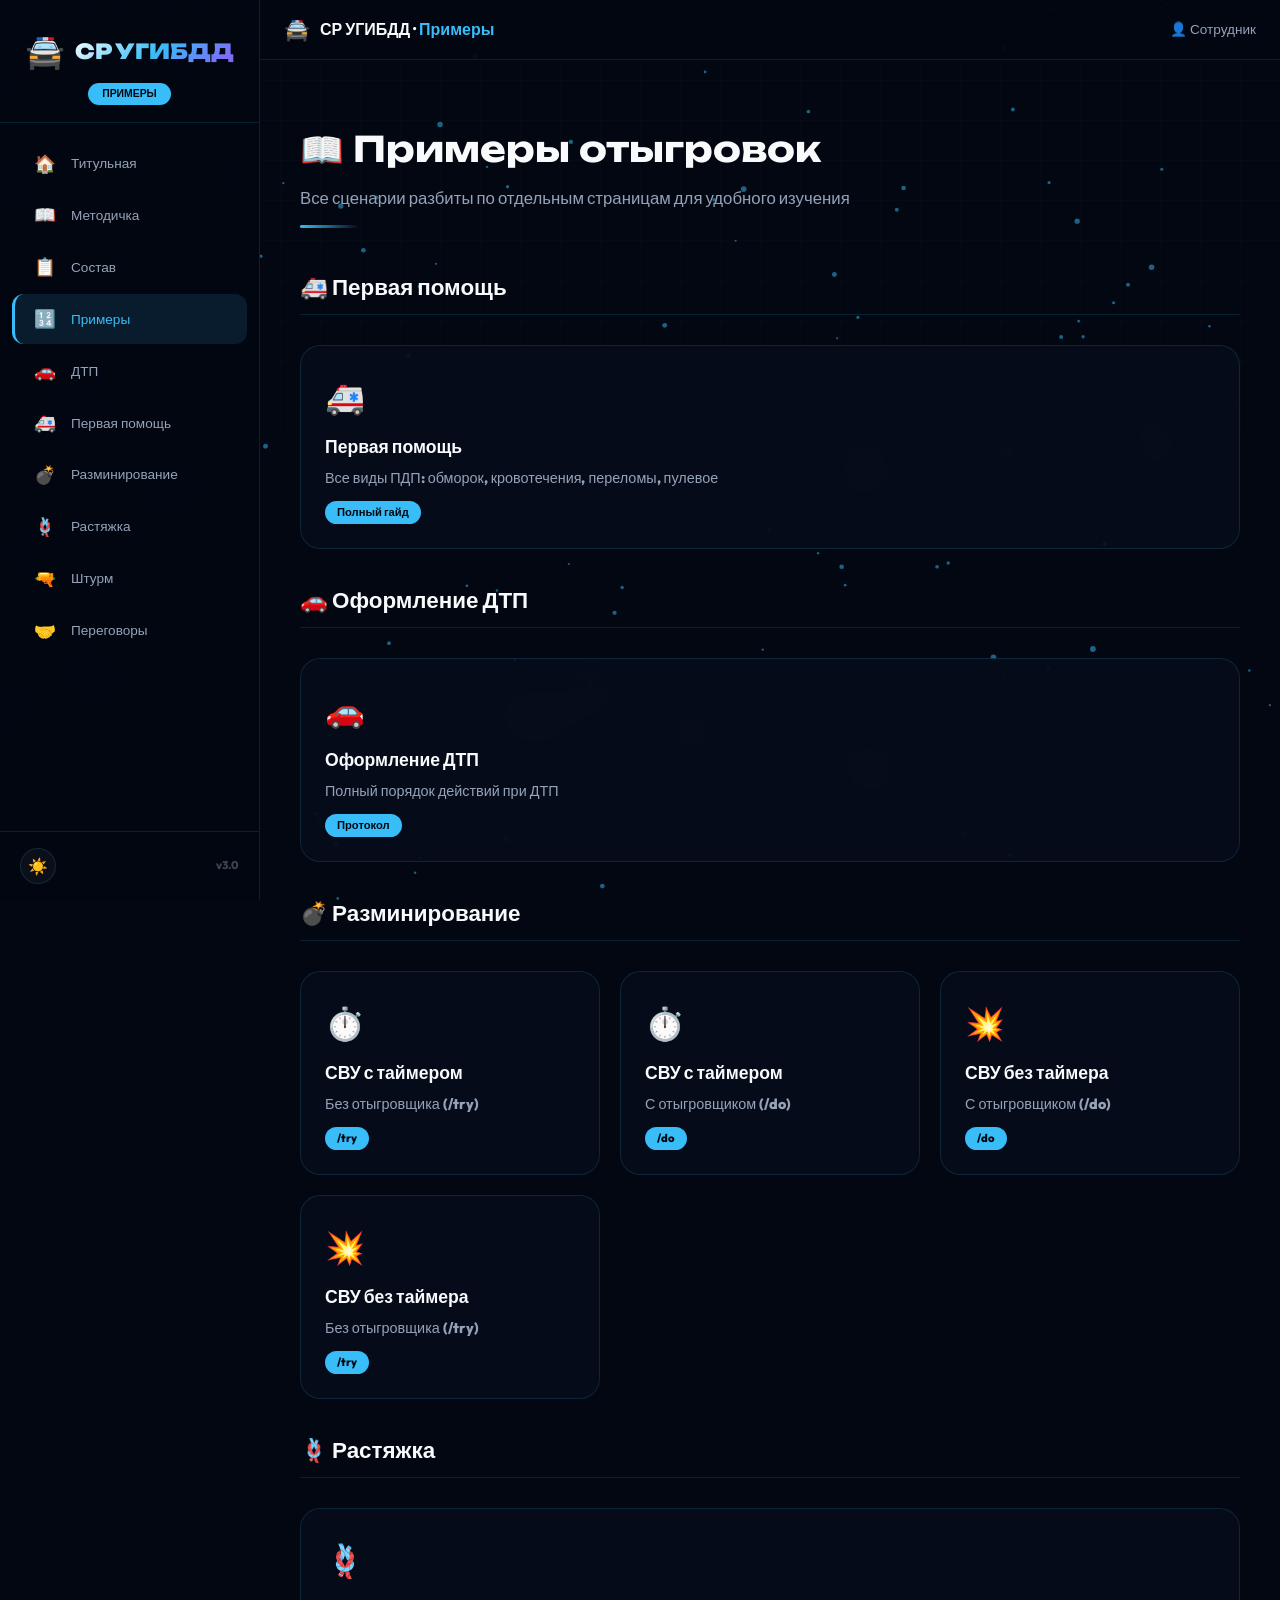
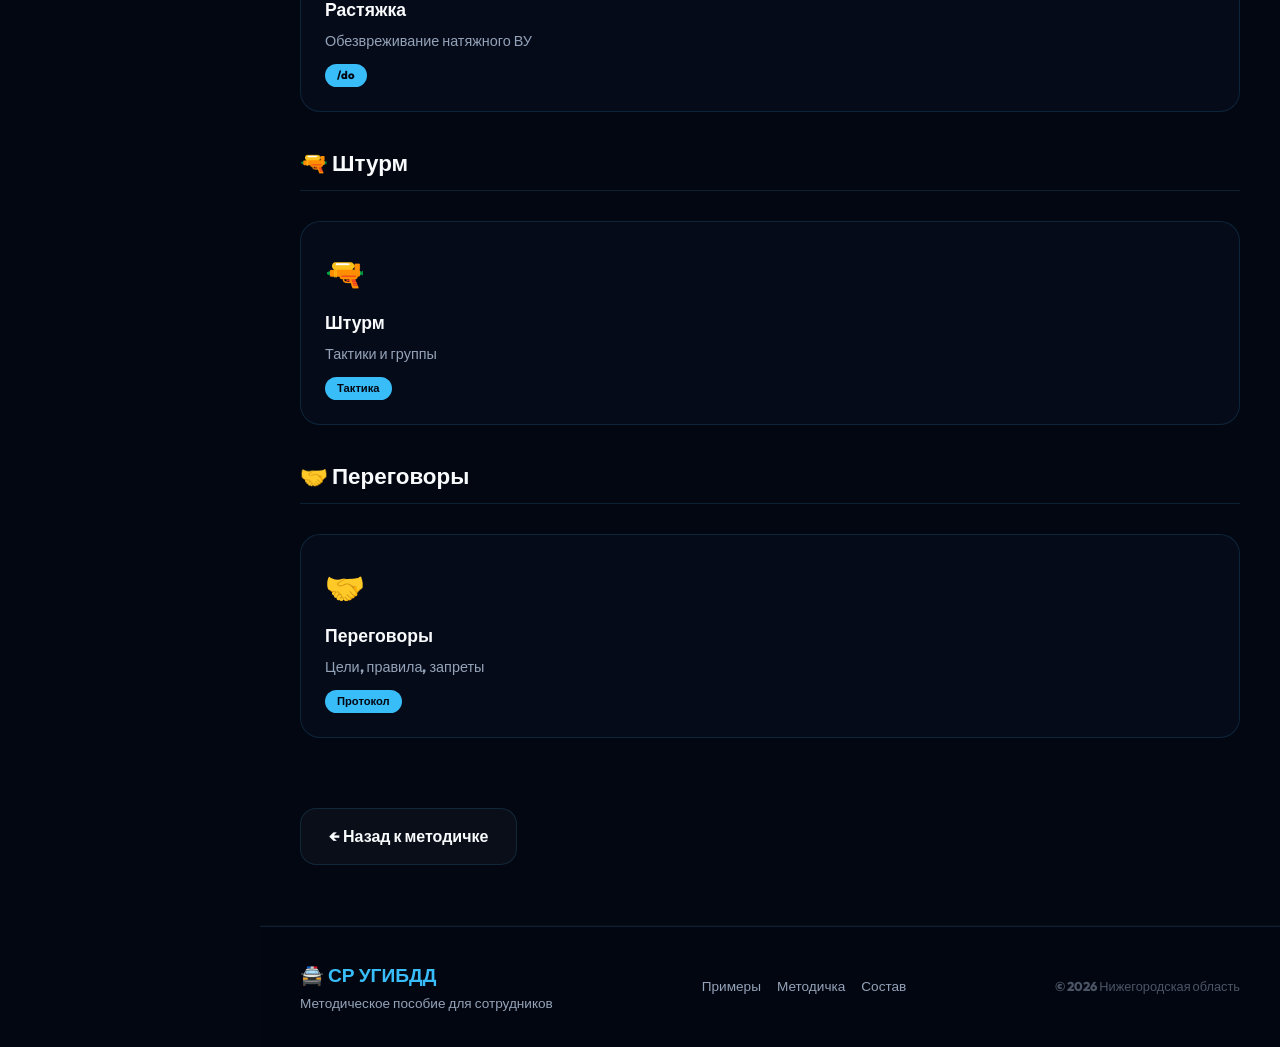
<file: primery.html>
<!DOCTYPE html>
<html lang="ru" data-theme="dark">
<head>
    <meta charset="UTF-8">
    <meta name="viewport" content="width=device-width, initial-scale=1.0">
    <title>СР УГИБДД · Примеры</title>
    <link rel="preconnect" href="https://fonts.googleapis.com">
    <link rel="preconnect" href="https://fonts.gstatic.com" crossorigin>
    <link href="https://fonts.googleapis.com/css2?family=Outfit:wght@300;400;500;600;700;800;900&family=Unbounded:wght@300;400;500;700;900&display=swap" rel="stylesheet">
    <link rel="stylesheet" href="css/style.css">
    <link rel="stylesheet" href="css/themes.css">
    <link rel="icon" type="image/png" href="assets/img/favicon-96x96.png" sizes="96x96" />
    <link rel="icon" type="image/svg+xml" href="assets/img/favicon.svg" />
    <link rel="shortcut icon" href="assets/img/favicon.ico" />
    <link rel="apple-touch-icon" sizes="180x180" href="assets/img/apple-touch-icon.png" />
    <meta name="apple-mobile-web-app-title" content="SR UGIBDD" />
    <link rel="manifest" href="site.webmanifest" />
    <style>
        .examples-grid { display: grid; grid-template-columns: repeat(auto-fit, minmax(280px, 1fr)); gap: 20px; margin: 30px 0; }
        .example-card { background: var(--bg-card); backdrop-filter: blur(20px); border-radius: 20px; padding: 24px; border: 1px solid var(--border); transition: var(--transition); cursor: pointer; text-decoration: none; color: var(--text); display: block; }
        .example-card:hover { transform: translateY(-6px); border-color: rgba(56, 189, 248, 0.4); box-shadow: var(--shadow-hover); }
        .example-card .icon { font-size: 2rem; margin-bottom: 8px; }
        .example-card h3 { font-size: 1.1rem; font-weight: 600; margin-bottom: 4px; }
        .example-card p { font-size: 0.9rem; color: var(--text-muted); }
        .example-card .badge { display: inline-block; background: var(--primary); color: var(--bg); padding: 2px 12px; border-radius: 12px; font-size: 0.7rem; font-weight: 700; margin-top: 10px; }
    </style>
</head>
<body>
    <canvas id="particles"></canvas>
    <aside class="sidebar" id="sidebar">
        <div class="sidebar__header">
            <div class="sidebar__logo"><span class="sidebar__logo-icon">🚔</span><span class="sidebar__logo-text">СР УГИБДД</span></div>
            <span class="sidebar__badge">Примеры</span>
        </div>
        <nav class="sidebar__nav">
            <ul class="sidebar__menu">
                <li><a href="index.html" class="sidebar__link"><span class="sidebar__icon">🏠</span> Титульная</a></li>
                <li><a href="book.html" class="sidebar__link"><span class="sidebar__icon">📖</span> Методичка</a></li>
                <li><a href="pages/sostav/index.html" class="sidebar__link"><span class="sidebar__icon">📋</span> Состав</a></li>
                <li><a href="#examples" class="sidebar__link active"><span class="sidebar__icon">🔢</span> Примеры</a></li>
                <li><a href="pages/dtp/index.html" class="sidebar__link"><span class="sidebar__icon">🚗</span> ДТП</a></li>
                <li><a href="pages/first-aid/index.html" class="sidebar__link"><span class="sidebar__icon">🚑</span> Первая помощь</a></li>
                <li><a href="pages/razminirovanie/svu-timer-no-rp.html" class="sidebar__link"><span class="sidebar__icon">💣</span> Разминирование</a></li>
                <li><a href="pages/rastyazhka/index.html" class="sidebar__link"><span class="sidebar__icon">🪢</span> Растяжка</a></li>
                <li><a href="pages/shturm/index.html" class="sidebar__link"><span class="sidebar__icon">🔫</span> Штурм</a></li>
                <li><a href="pages/peregovory/index.html" class="sidebar__link"><span class="sidebar__icon">🤝</span> Переговоры</a></li>
            </ul>
        </nav>
        <div class="sidebar__footer">
            <button class="theme-toggle" id="themeToggle"><span class="theme-toggle__icon">☀️</span></button>
            <span class="sidebar__version">v3.0</span>
        </div>
    </aside>
    <main class="main-content">
        <header class="topbar">
            <button class="topbar__menu-btn" id="sidebarToggle">☰</button>
            <div class="topbar__brand"><span class="topbar__brand-icon">🚔</span><span class="topbar__brand-text">СР УГИБДД · <span>Примеры</span></span></div>
            <div class="topbar__info"><span class="topbar__user">👤 Сотрудник</span></div>
        </header>
        <div class="page">
            <section class="section" id="examples">
                <div class="section__header">
                    <h1 class="section__title">📖 Примеры отыгровок</h1>
                    <p class="section__subtitle">Все сценарии разбиты по отдельным страницам для удобного изучения</p>
                    <div class="section__divider"></div>
                </div>

                <h2 class="section__heading">🚑 Первая помощь</h2>
                <div class="examples-grid">
                    <a href="pages/first-aid/index.html" class="example-card"><div class="icon">🚑</div><h3>Первая помощь</h3><p>Все виды ПДП: обморок, кровотечения, переломы, пулевое</p><span class="badge">Полный гайд</span></a>
                </div>

                <h2 class="section__heading">🚗 Оформление ДТП</h2>
                <div class="examples-grid">
                    <a href="pages/dtp/index.html" class="example-card"><div class="icon">🚗</div><h3>Оформление ДТП</h3><p>Полный порядок действий при ДТП</p><span class="badge">Протокол</span></a>
                </div>

                <h2 class="section__heading">💣 Разминирование</h2>
                <div class="examples-grid">
                    <a href="pages/razminirovanie/svu-timer-no-rp.html" class="example-card"><div class="icon">⏱️</div><h3>СВУ с таймером</h3><p>Без отыгровщика (/try)</p><span class="badge">/try</span></a>
                    <a href="pages/razminirovanie/svu-timer-with-rp.html" class="example-card"><div class="icon">⏱️</div><h3>СВУ с таймером</h3><p>С отыгровщиком (/do)</p><span class="badge">/do</span></a>
                    <a href="pages/razminirovanie/svu-no-timer-with-rp.html" class="example-card"><div class="icon">💥</div><h3>СВУ без таймера</h3><p>С отыгровщиком (/do)</p><span class="badge">/do</span></a>
                    <a href="pages/razminirovanie/svu-no-timer-no-rp.html" class="example-card"><div class="icon">💥</div><h3>СВУ без таймера</h3><p>Без отыгровщика (/try)</p><span class="badge">/try</span></a>
                </div>

                <h2 class="section__heading">🪢 Растяжка</h2>
                <div class="examples-grid">
                    <a href="pages/rastyazhka/index.html" class="example-card"><div class="icon">🪢</div><h3>Растяжка</h3><p>Обезвреживание натяжного ВУ</p><span class="badge">/do</span></a>
                </div>

                <h2 class="section__heading">🔫 Штурм</h2>
                <div class="examples-grid">
                    <a href="pages/shturm/index.html" class="example-card"><div class="icon">🔫</div><h3>Штурм</h3><p>Тактики и группы</p><span class="badge">Тактика</span></a>
                </div>

                <h2 class="section__heading">🤝 Переговоры</h2>
                <div class="examples-grid">
                    <a href="pages/peregovory/index.html" class="example-card"><div class="icon">🤝</div><h3>Переговоры</h3><p>Цели, правила, запреты</p><span class="badge">Протокол</span></a>
                </div>

                <a href="book.html" class="back-btn">← Назад к методичке</a>
            </section>
        </div>
    </main>
    <footer class="footer">
        <div class="footer__container">
            <div class="footer__brand"><span class="footer__logo">🚔 СР УГИБДД</span><p class="footer__desc">Методическое пособие для сотрудников</p></div>
            <div class="footer__links"><a href="#examples">Примеры</a><a href="book.html">Методичка</a><a href="pages/sostav/index.html">Состав</a></div>
            <div class="footer__copy"><p>© 2026 Нижегородская область</p></div>
        </div>
    </footer>
    <script src="js/theme.js"></script>
    <script src="js/navigation.js"></script>
    <script src="js/main.js"></script>
</body>
</html>
</file>
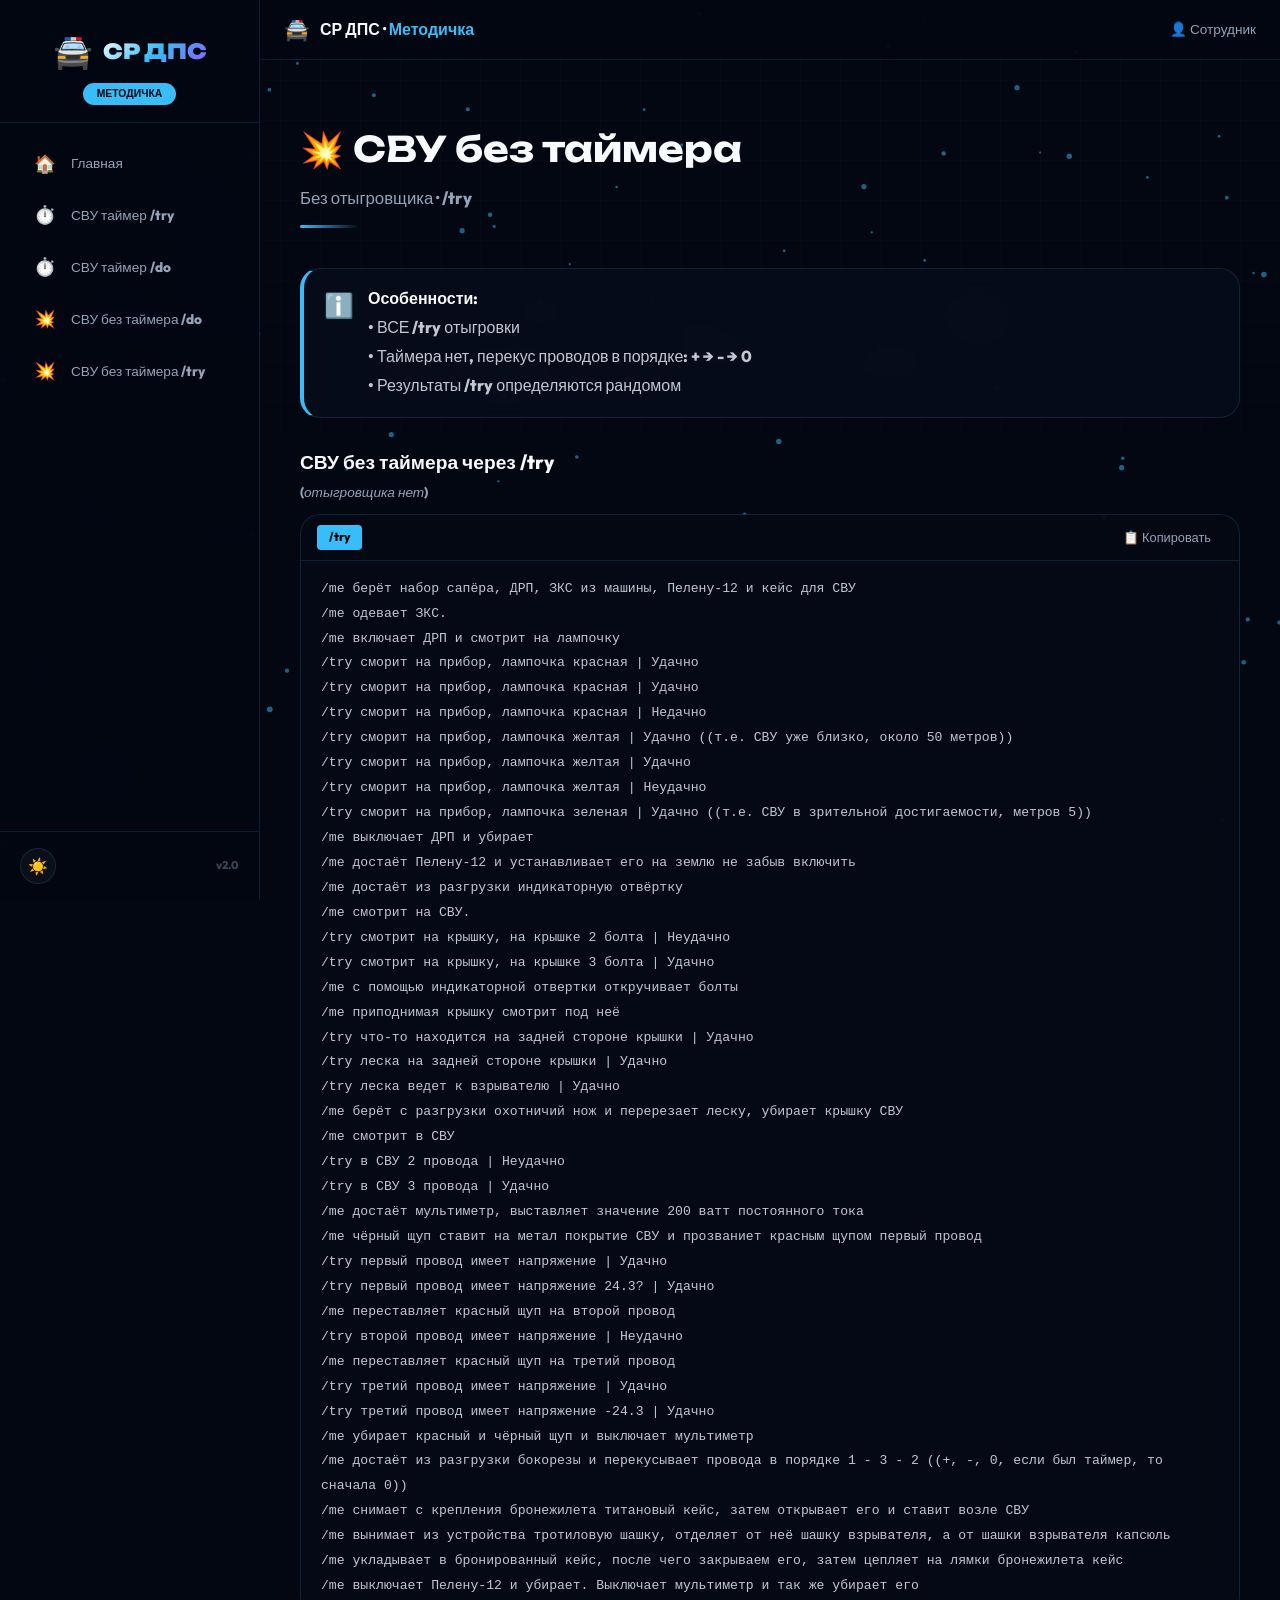
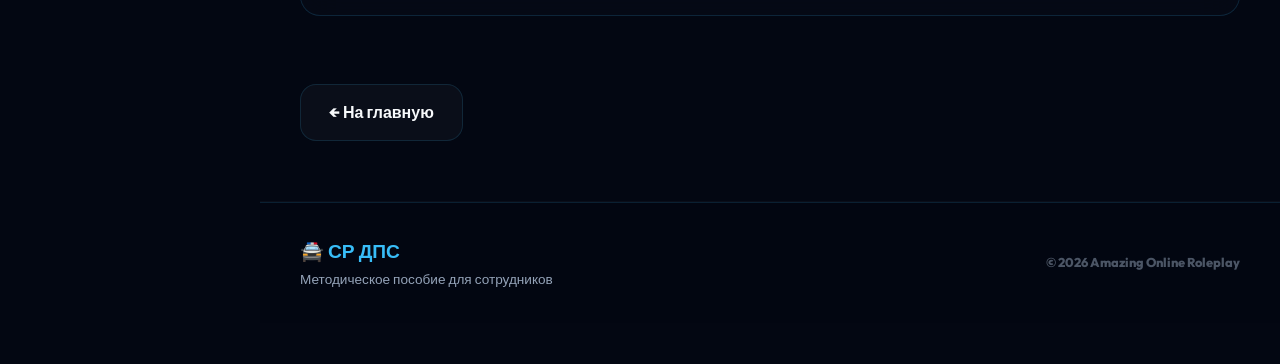
<file: pages/razminirovanie/svu-no-timer-no-rp.html>
<!DOCTYPE html>
<html lang="ru" data-theme="dark">
<head>
    <meta charset="UTF-8">
    <meta name="viewport" content="width=device-width, initial-scale=1.0">
    <title>СВУ без таймера · /try · СР ДПС</title>
    <link rel="preconnect" href="https://fonts.googleapis.com">
    <link rel="preconnect" href="https://fonts.gstatic.com" crossorigin>
    <link href="https://fonts.googleapis.com/css2?family=Outfit:wght@300;400;500;600;700;800;900&family=Unbounded:wght@300;400;500;700;900&display=swap" rel="stylesheet">
    <link rel="stylesheet" href="../../css/style.css">
    <link rel="stylesheet" href="../../css/themes.css">
    <link rel="icon" type="image/png" href="../../assets/img/favicon-96x96.png" sizes="96x96" />
    <link rel="icon" type="image/svg+xml" href="../../assets/img/favicon.svg" />
    <link rel="shortcut icon" href="../../assets/img/favicon.ico" />
    <link rel="apple-touch-icon" sizes="180x180" href="../../assets/img/apple-touch-icon.png" />
    <meta name="apple-mobile-web-app-title" content="DPS Method" />
    <link rel="manifest" href="../../site.webmanifest" />
</head>
<body>

    <canvas id="particles"></canvas>

    <aside class="sidebar" id="sidebar">
        <div class="sidebar__header">
            <div class="sidebar__logo">
                <span class="sidebar__logo-icon">🚔</span>
                <span class="sidebar__logo-text">СР ДПС</span>
            </div>
            <span class="sidebar__badge">Методичка</span>
        </div>
        <nav class="sidebar__nav">
            <ul class="sidebar__menu">
                <li><a href="../../primery.html" class="sidebar__link">
                    <span class="sidebar__icon">🏠</span> Главная
                </a></li>
                <li><a href="svu-timer-no-rp.html" class="sidebar__link">
                    <span class="sidebar__icon">⏱️</span> СВУ таймер /try
                </a></li>
                <li><a href="svu-timer-with-rp.html" class="sidebar__link">
                    <span class="sidebar__icon">⏱️</span> СВУ таймер /do
                </a></li>
                <li><a href="svu-no-timer-with-rp.html" class="sidebar__link">
                    <span class="sidebar__icon">💥</span> СВУ без таймера /do
                </a></li>
                <li><a href="svu-no-timer-no-rp.html" class="sidebar__link active">
                    <span class="sidebar__icon">💥</span> СВУ без таймера /try
                </a></li>
            </ul>
        </nav>
        <div class="sidebar__footer">
            <button class="theme-toggle" id="themeToggle">
                <span class="theme-toggle__icon">☀️</span>
            </button>
            <span class="sidebar__version">v2.0</span>
        </div>
    </aside>

    <main class="main-content">
        <header class="topbar">
            <button class="topbar__menu-btn" id="sidebarToggle">☰</button>
            <div class="topbar__brand">
                <span class="topbar__brand-icon">🚔</span>
                <span class="topbar__brand-text">СР ДПС · <span>Методичка</span></span>
            </div>
            <div class="topbar__info">
                <span class="topbar__user">👤 Сотрудник</span>
            </div>
        </header>

        <div class="page">
            <section class="section">
                <div class="section__header">
                    <h1 class="section__title">💥 СВУ без таймера</h1>
                    <p class="section__subtitle">Без отыгровщика · /try</p>
                    <div class="section__divider"></div>
                </div>

                <div class="alert alert--info">
                    <div class="alert__icon">ℹ️</div>
                    <div class="alert__content">
                        <strong>Особенности:</strong>
                        <p>• ВСЕ /try отыгровки</p>
                        <p>• Таймера нет, перекус проводов в порядке: + → - → 0</p>
                        <p>• Результаты /try определяются рандомом</p>
                    </div>
                </div>

                <div class="method-block">
                    <h3 class="method-block__title">СВУ без таймера через /try</h3>
                    <p class="method-block__note">(отыгровщика нет)</p>

                    <div class="code-block">
                        <div class="code-block__header">
                            <span class="code-block__badge">/try</span>
                            <button class="code-block__copy" onclick="copyCode(this)">📋 Копировать</button>
                        </div>
                        <pre class="code-block__content"><code>/me берёт набор сапёра, ДРП, ЗКС из машины, Пелену-12 и кейс для СВУ
/me одевает ЗКС.
/me включает ДРП и смотрит на лампочку
/try сморит на прибор, лампочка красная | Удачно
/try сморит на прибор, лампочка красная | Удачно
/try сморит на прибор, лампочка красная | Недачно
/try сморит на прибор, лампочка желтая | Удачно ((т.е. СВУ уже близко, около 50 метров))
/try сморит на прибор, лампочка желтая | Удачно
/try сморит на прибор, лампочка желтая | Неудачно
/try сморит на прибор, лампочка зеленая | Удачно ((т.е. СВУ в зрительной достигаемости, метров 5))
/me выключает ДРП и убирает
/me достаёт Пелену-12 и устанавливает его на землю не забыв включить
/me достаёт из разгрузки индикаторную отвёртку
/me смотрит на СВУ.
/try смотрит на крышку, на крышке 2 болта | Неудачно
/try смотрит на крышку, на крышке 3 болта | Удачно
/me с помощью индикаторной отвертки откручивает болты
/me приподнимая крышку смотрит под неё
/try что-то находится на задней стороне крышки | Удачно
/try леска на задней стороне крышки | Удачно
/try леска ведет к взрывателю | Удачно
/me берёт с разгрузки охотничий нож и перерезает леску, убирает крышку СВУ
/me смотрит в СВУ
/try в СВУ 2 провода | Неудачно
/try в СВУ 3 провода | Удачно
/me достаёт мультиметр, выставляет значение 200 ватт постоянного тока
/me чёрный щуп ставит на метал покрытие СВУ и прозваниет красным щупом первый провод
/try первый провод имеет напряжение | Удачно
/try первый провод имеет напряжение 24.3? | Удачно
/me переставляет красный щуп на второй провод
/try второй провод имеет напряжение | Неудачно
/me переставляет красный щуп на третий провод
/try третий провод имеет напряжение | Удачно
/try третий провод имеет напряжение -24.3 | Удачно
/me убирает красный и чёрный щуп и выключает мультиметр
/me достаёт из разгрузки бокорезы и перекусывает провода в порядке 1 - 3 - 2 ((+, -, 0, если был таймер, то сначала 0))
/me снимает с крепления бронежилета титановый кейс, затем открывает его и ставит возле СВУ
/me вынимает из устройства тротиловую шашку, отделяет от неё шашку взрывателя, а от шашки взрывателя капсюль
/me укладывает в бронированный кейс, после чего закрываем его, затем цепляет на лямки бронежилета кейс
/me выключает Пелену-12 и убирает. Выключает мультиметр и так же убирает его</code></pre>
                    </div>
                </div>

                <a href="../../primery.html" class="back-btn">
                    ← На главную
                </a>
            </section>
        </div>
    </main>

    <footer class="footer">
        <div class="footer__container">
            <div class="footer__brand">
                <span class="footer__logo">🚔 СР ДПС</span>
                <p class="footer__desc">Методическое пособие для сотрудников</p>
            </div>
            <div class="footer__copy">
                <p>© 2026 Amazing Online Roleplay</p>
            </div>
        </div>
    </footer>

    <script src="../../js/theme.js"></script>
    <script src="../../js/navigation.js"></script>
    <script src="../../js/main.js"></script>
</body>
</html>
</file>
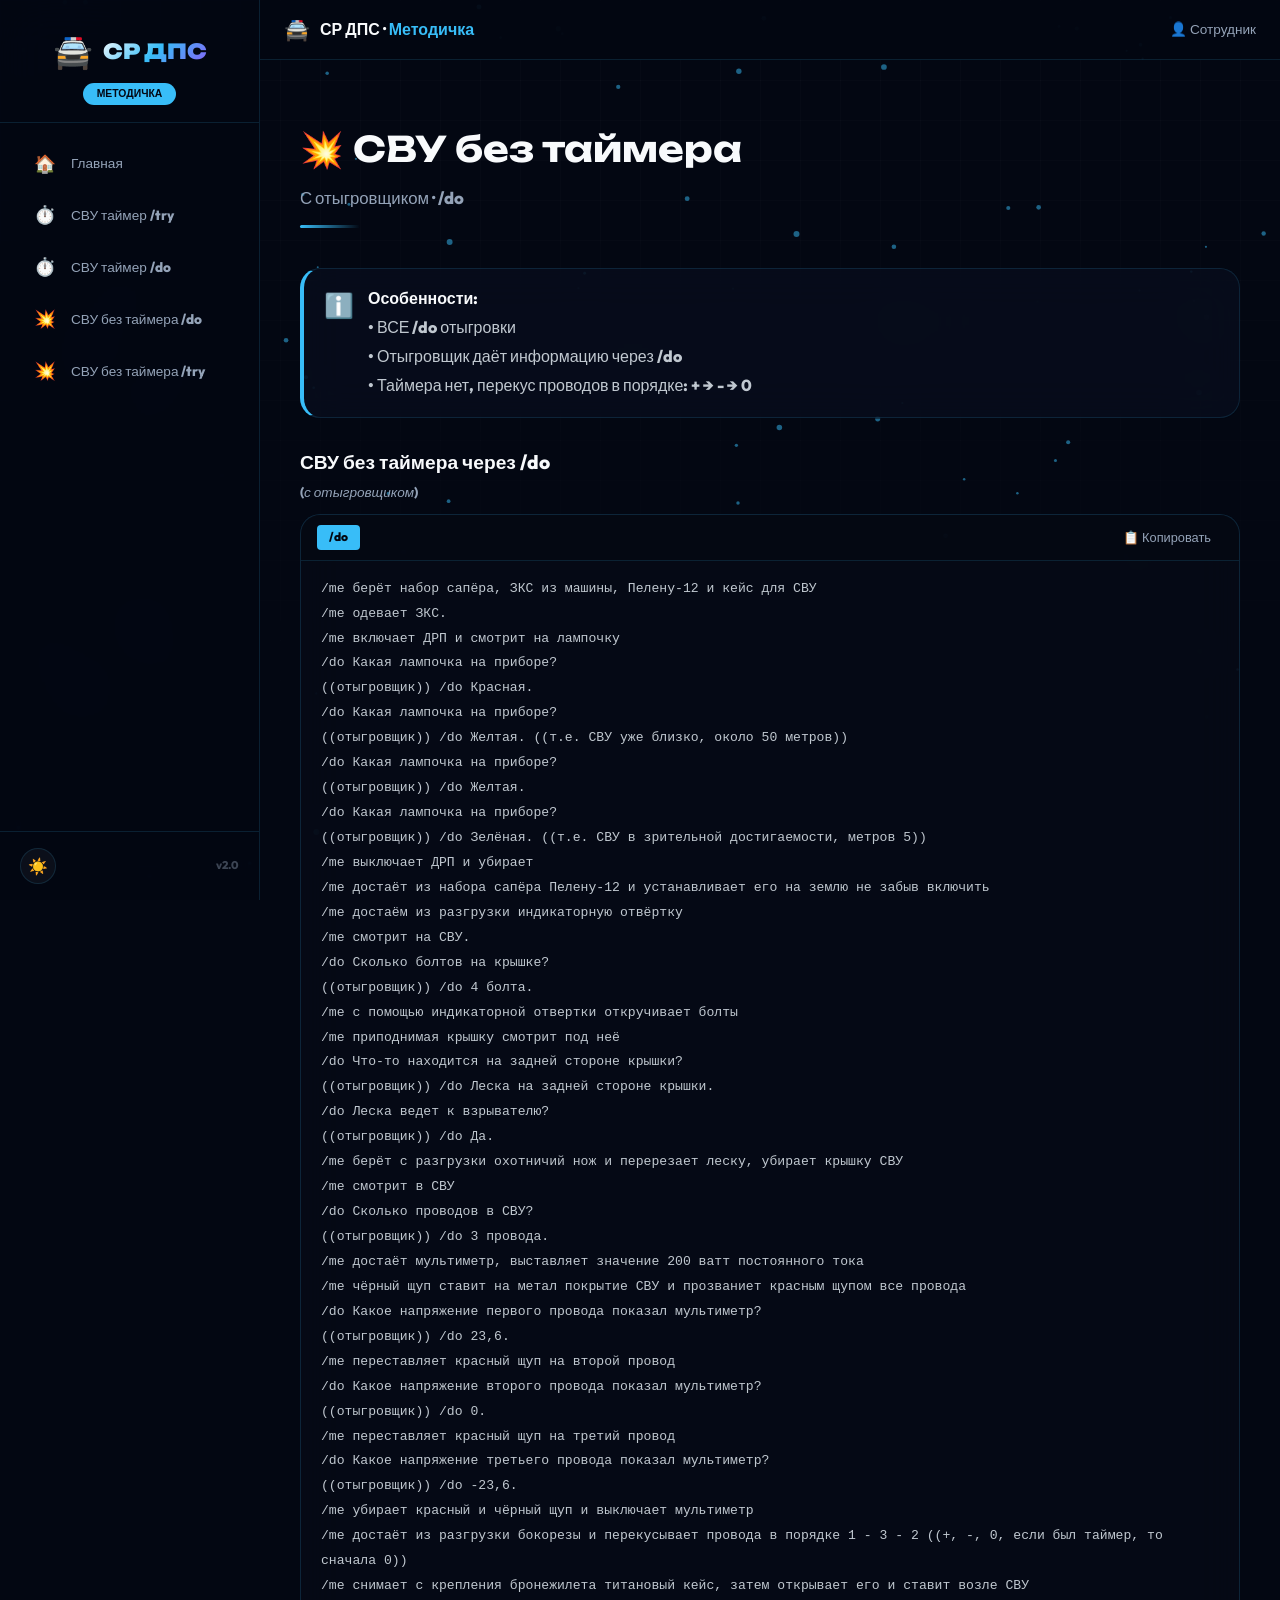
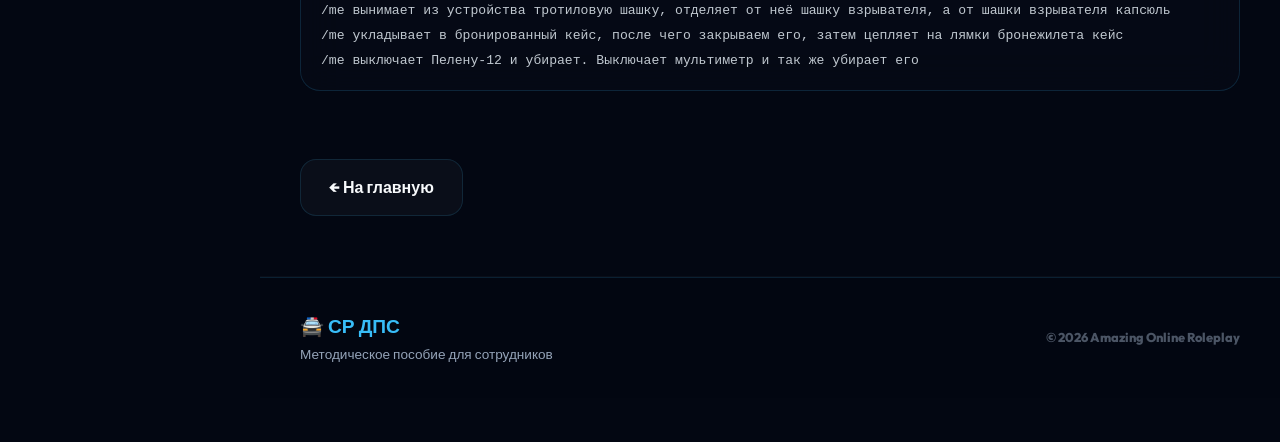
<file: pages/razminirovanie/svu-no-timer-with-rp.html>
<!DOCTYPE html>
<html lang="ru" data-theme="dark">
<head>
    <meta charset="UTF-8">
    <meta name="viewport" content="width=device-width, initial-scale=1.0">
    <title>СВУ без таймера · /do · СР ДПС</title>
    <link rel="preconnect" href="https://fonts.googleapis.com">
    <link rel="preconnect" href="https://fonts.gstatic.com" crossorigin>
    <link href="https://fonts.googleapis.com/css2?family=Outfit:wght@300;400;500;600;700;800;900&family=Unbounded:wght@300;400;500;700;900&display=swap" rel="stylesheet">
    <link rel="stylesheet" href="../../css/style.css">
    <link rel="stylesheet" href="../../css/themes.css">
    <link rel="icon" type="image/png" href="../../assets/img/favicon-96x96.png" sizes="96x96" />
    <link rel="icon" type="image/svg+xml" href="../../assets/img/favicon.svg" />
    <link rel="shortcut icon" href="../../assets/img/favicon.ico" />
    <link rel="apple-touch-icon" sizes="180x180" href="../../assets/img/apple-touch-icon.png" />
    <meta name="apple-mobile-web-app-title" content="DPS Method" />
    <link rel="manifest" href="../../site.webmanifest" />
</head>
<body>

    <canvas id="particles"></canvas>

    <aside class="sidebar" id="sidebar">
        <div class="sidebar__header">
            <div class="sidebar__logo">
                <span class="sidebar__logo-icon">🚔</span>
                <span class="sidebar__logo-text">СР ДПС</span>
            </div>
            <span class="sidebar__badge">Методичка</span>
        </div>
        <nav class="sidebar__nav">
            <ul class="sidebar__menu">
                <li><a href="../../primery.html" class="sidebar__link">
                    <span class="sidebar__icon">🏠</span> Главная
                </a></li>
                <li><a href="svu-timer-no-rp.html" class="sidebar__link">
                    <span class="sidebar__icon">⏱️</span> СВУ таймер /try
                </a></li>
                <li><a href="svu-timer-with-rp.html" class="sidebar__link">
                    <span class="sidebar__icon">⏱️</span> СВУ таймер /do
                </a></li>
                <li><a href="svu-no-timer-with-rp.html" class="sidebar__link active">
                    <span class="sidebar__icon">💥</span> СВУ без таймера /do
                </a></li>
                <li><a href="svu-no-timer-no-rp.html" class="sidebar__link">
                    <span class="sidebar__icon">💥</span> СВУ без таймера /try
                </a></li>
            </ul>
        </nav>
        <div class="sidebar__footer">
            <button class="theme-toggle" id="themeToggle">
                <span class="theme-toggle__icon">☀️</span>
            </button>
            <span class="sidebar__version">v2.0</span>
        </div>
    </aside>

    <main class="main-content">
        <header class="topbar">
            <button class="topbar__menu-btn" id="sidebarToggle">☰</button>
            <div class="topbar__brand">
                <span class="topbar__brand-icon">🚔</span>
                <span class="topbar__brand-text">СР ДПС · <span>Методичка</span></span>
            </div>
            <div class="topbar__info">
                <span class="topbar__user">👤 Сотрудник</span>
            </div>
        </header>

        <div class="page">
            <section class="section">
                <div class="section__header">
                    <h1 class="section__title">💥 СВУ без таймера</h1>
                    <p class="section__subtitle">С отыгровщиком · /do</p>
                    <div class="section__divider"></div>
                </div>

                <div class="alert alert--info">
                    <div class="alert__icon">ℹ️</div>
                    <div class="alert__content">
                        <strong>Особенности:</strong>
                        <p>• ВСЕ /do отыгровки</p>
                        <p>• Отыгровщик даёт информацию через /do</p>
                        <p>• Таймера нет, перекус проводов в порядке: + → - → 0</p>
                    </div>
                </div>

                <div class="method-block">
                    <h3 class="method-block__title">СВУ без таймера через /do</h3>
                    <p class="method-block__note">(с отыгровщиком)</p>

                    <div class="code-block">
                        <div class="code-block__header">
                            <span class="code-block__badge">/do</span>
                            <button class="code-block__copy" onclick="copyCode(this)">📋 Копировать</button>
                        </div>
                        <pre class="code-block__content"><code>/me берёт набор сапёра, ЗКС из машины, Пелену-12 и кейс для СВУ
/me одевает ЗКС.
/me включает ДРП и смотрит на лампочку
/do Какая лампочка на приборе?
((отыгровщик)) /do Красная.
/do Какая лампочка на приборе?
((отыгровщик)) /do Желтая. ((т.е. СВУ уже близко, около 50 метров))
/do Какая лампочка на приборе?
((отыгровщик)) /do Желтая.
/do Какая лампочка на приборе?
((отыгровщик)) /do Зелёная. ((т.е. СВУ в зрительной достигаемости, метров 5))
/me выключает ДРП и убирает
/me достаёт из набора сапёра Пелену-12 и устанавливает его на землю не забыв включить
/me достаём из разгрузки индикаторную отвёртку
/me смотрит на СВУ.
/do Сколько болтов на крышке?
((отыгровщик)) /do 4 болта.
/me с помощью индикаторной отвертки откручивает болты
/me приподнимая крышку смотрит под неё
/do Что-то находится на задней стороне крышки?
((отыгровщик)) /do Леска на задней стороне крышки.
/do Леска ведет к взрывателю?
((отыгровщик)) /do Да.
/me берёт с разгрузки охотничий нож и перерезает леску, убирает крышку СВУ
/me смотрит в СВУ
/do Сколько проводов в СВУ?
((отыгровщик)) /do 3 провода.
/me достаёт мультиметр, выставляет значение 200 ватт постоянного тока
/me чёрный щуп ставит на метал покрытие СВУ и прозваниет красным щупом все провода
/do Какое напряжение первого провода показал мультиметр?
((отыгровщик)) /do 23,6.
/me переставляет красный щуп на второй провод
/do Какое напряжение второго провода показал мультиметр?
((отыгровщик)) /do 0.
/me переставляет красный щуп на третий провод
/do Какое напряжение третьего провода показал мультиметр?
((отыгровщик)) /do -23,6.
/me убирает красный и чёрный щуп и выключает мультиметр
/me достаёт из разгрузки бокорезы и перекусывает провода в порядке 1 - 3 - 2 ((+, -, 0, если был таймер, то сначала 0))
/me снимает с крепления бронежилета титановый кейс, затем открывает его и ставит возле СВУ
/me вынимает из устройства тротиловую шашку, отделяет от неё шашку взрывателя, а от шашки взрывателя капсюль
/me укладывает в бронированный кейс, после чего закрываем его, затем цепляет на лямки бронежилета кейс
/me выключает Пелену-12 и убирает. Выключает мультиметр и так же убирает его</code></pre>
                    </div>
                </div>

                <a href="../../primery.html" class="back-btn">
                    ← На главную
                </a>
            </section>
        </div>
    </main>

    <footer class="footer">
        <div class="footer__container">
            <div class="footer__brand">
                <span class="footer__logo">🚔 СР ДПС</span>
                <p class="footer__desc">Методическое пособие для сотрудников</p>
            </div>
            <div class="footer__copy">
                <p>© 2026 Amazing Online Roleplay</p>
            </div>
        </div>
    </footer>

    <script src="../../js/theme.js"></script>
    <script src="../../js/navigation.js"></script>
    <script src="../../js/main.js"></script>
</body>
</html>
</file>
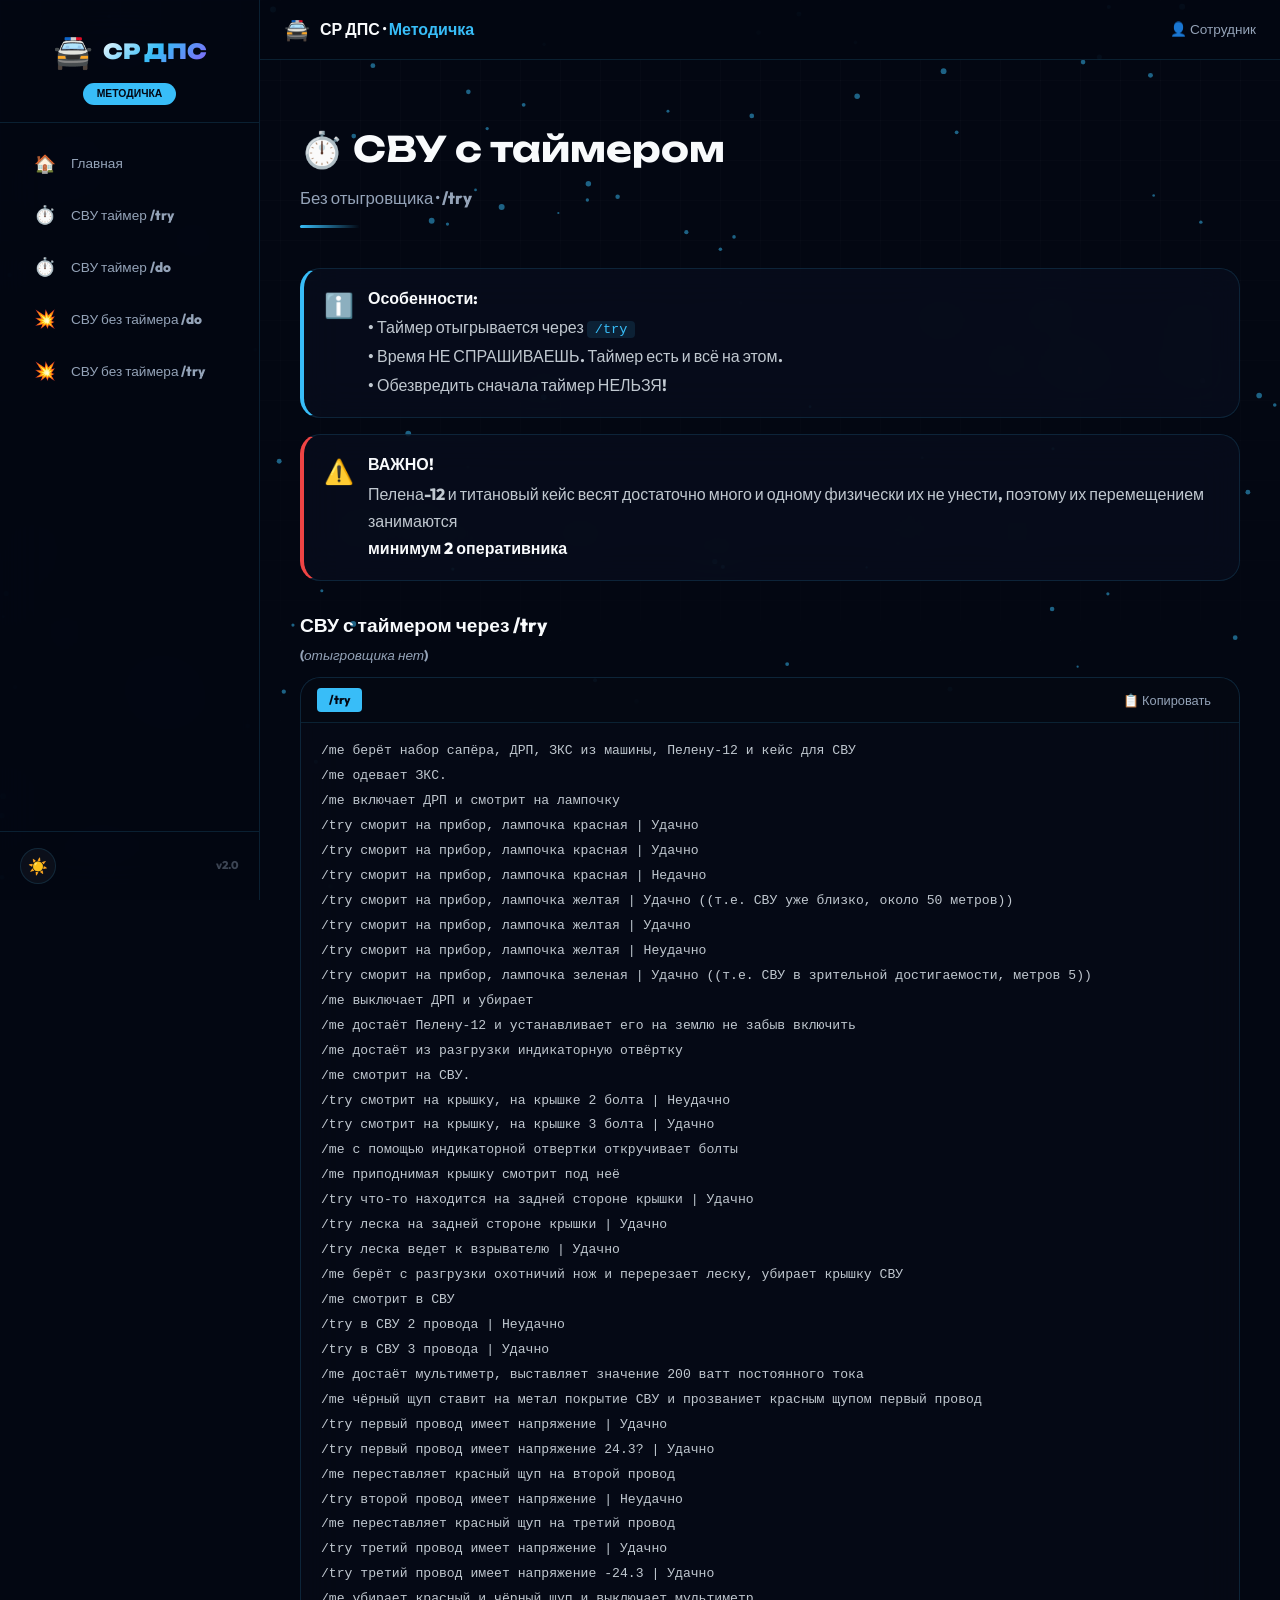
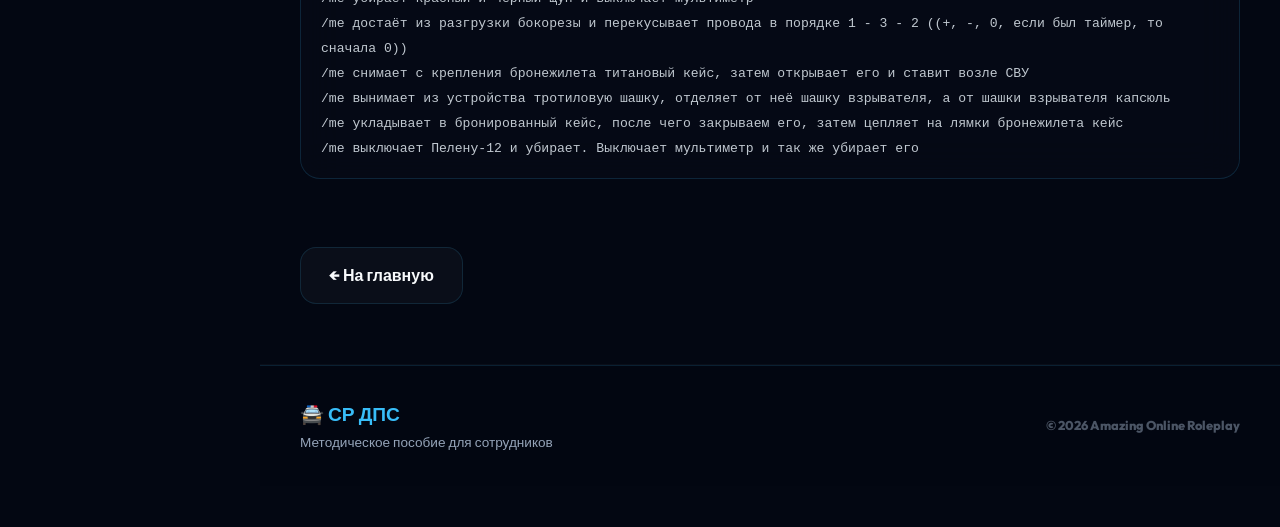
<file: pages/razminirovanie/svu-timer-no-rp.html>
<!DOCTYPE html>
<html lang="ru" data-theme="dark">
<head>
    <meta charset="UTF-8">
    <meta name="viewport" content="width=device-width, initial-scale=1.0">
    <title>СВУ с таймером · /try · СР ДПС</title>
    <link rel="preconnect" href="https://fonts.googleapis.com">
    <link rel="preconnect" href="https://fonts.gstatic.com" crossorigin>
    <link href="https://fonts.googleapis.com/css2?family=Outfit:wght@300;400;500;600;700;800;900&family=Unbounded:wght@300;400;500;700;900&display=swap" rel="stylesheet">
    <link rel="stylesheet" href="../../css/style.css">
    <link rel="stylesheet" href="../../css/themes.css">
    <link rel="icon" type="image/png" href="../../assets/img/favicon-96x96.png" sizes="96x96" />
    <link rel="icon" type="image/svg+xml" href="../../assets/img/favicon.svg" />
    <link rel="shortcut icon" href="../../assets/img/favicon.ico" />
    <link rel="apple-touch-icon" sizes="180x180" href="../../assets/img/apple-touch-icon.png" />
    <meta name="apple-mobile-web-app-title" content="DPS Method" />
    <link rel="manifest" href="../../site.webmanifest" />
</head>
<body>

    <canvas id="particles"></canvas>

    <aside class="sidebar" id="sidebar">
        <div class="sidebar__header">
            <div class="sidebar__logo">
                <span class="sidebar__logo-icon">🚔</span>
                <span class="sidebar__logo-text">СР ДПС</span>
            </div>
            <span class="sidebar__badge">Методичка</span>
        </div>
        <nav class="sidebar__nav">
            <ul class="sidebar__menu">
                <li><a href="../../primery.html" class="sidebar__link">
                    <span class="sidebar__icon">🏠</span> Главная
                </a></li>
                <li><a href="svu-timer-no-rp.html" class="sidebar__link active">
                    <span class="sidebar__icon">⏱️</span> СВУ таймер /try
                </a></li>
                <li><a href="svu-timer-with-rp.html" class="sidebar__link">
                    <span class="sidebar__icon">⏱️</span> СВУ таймер /do
                </a></li>
                <li><a href="svu-no-timer-with-rp.html" class="sidebar__link">
                    <span class="sidebar__icon">💥</span> СВУ без таймера /do
                </a></li>
                <li><a href="svu-no-timer-no-rp.html" class="sidebar__link">
                    <span class="sidebar__icon">💥</span> СВУ без таймера /try
                </a></li>
            </ul>
        </nav>
        <div class="sidebar__footer">
            <button class="theme-toggle" id="themeToggle">
                <span class="theme-toggle__icon">☀️</span>
            </button>
            <span class="sidebar__version">v2.0</span>
        </div>
    </aside>

    <main class="main-content">
        <header class="topbar">
            <button class="topbar__menu-btn" id="sidebarToggle">☰</button>
            <div class="topbar__brand">
                <span class="topbar__brand-icon">🚔</span>
                <span class="topbar__brand-text">СР ДПС · <span>Методичка</span></span>
            </div>
            <div class="topbar__info">
                <span class="topbar__user">👤 Сотрудник</span>
            </div>
        </header>

        <div class="page">
            <section class="section">
                <div class="section__header">
                    <h1 class="section__title">⏱️ СВУ с таймером</h1>
                    <p class="section__subtitle">Без отыгровщика · /try</p>
                    <div class="section__divider"></div>
                </div>

                <div class="alert alert--info">
                    <div class="alert__icon">ℹ️</div>
                    <div class="alert__content">
                        <strong>Особенности:</strong>
                        <p>• Таймер отыгрывается через <code>/try</code></p>
                        <p>• Время НЕ СПРАШИВАЕШЬ. Таймер есть и всё на этом.</p>
                        <p>• Обезвредить сначала таймер НЕЛЬЗЯ!</p>
                    </div>
                </div>

                <div class="alert alert--danger alert--pulse">
                    <div class="alert__icon">⚠️</div>
                    <div class="alert__content">
                        <strong>ВАЖНО!</strong>
                        <p>Пелена-12 и титановый кейс весят достаточно много и одному физически их не унести, поэтому их перемещением занимаются <strong>минимум 2 оперативника</strong></p>
                    </div>
                </div>

                <div class="method-block">
                    <h3 class="method-block__title">СВУ с таймером через /try</h3>
                    <p class="method-block__note">(отыгровщика нет)</p>

                    <div class="code-block">
                        <div class="code-block__header">
                            <span class="code-block__badge">/try</span>
                            <button class="code-block__copy" onclick="copyCode(this)">📋 Копировать</button>
                        </div>
                        <pre class="code-block__content"><code>/me берёт набор сапёра, ДРП, ЗКС из машины, Пелену-12 и кейс для СВУ
/me одевает ЗКС.
/me включает ДРП и смотрит на лампочку
/try сморит на прибор, лампочка красная | Удачно
/try сморит на прибор, лампочка красная | Удачно
/try сморит на прибор, лампочка красная | Недачно
/try сморит на прибор, лампочка желтая | Удачно ((т.е. СВУ уже близко, около 50 метров))
/try сморит на прибор, лампочка желтая | Удачно
/try сморит на прибор, лампочка желтая | Неудачно
/try сморит на прибор, лампочка зеленая | Удачно ((т.е. СВУ в зрительной достигаемости, метров 5))
/me выключает ДРП и убирает
/me достаёт Пелену-12 и устанавливает его на землю не забыв включить
/me достаёт из разгрузки индикаторную отвёртку
/me смотрит на СВУ.
/try смотрит на крышку, на крышке 2 болта | Неудачно
/try смотрит на крышку, на крышке 3 болта | Удачно
/me с помощью индикаторной отвертки откручивает болты
/me приподнимая крышку смотрит под неё
/try что-то находится на задней стороне крышки | Удачно
/try леска на задней стороне крышки | Удачно
/try леска ведет к взрывателю | Удачно
/me берёт с разгрузки охотничий нож и перерезает леску, убирает крышку СВУ
/me смотрит в СВУ
/try в СВУ 2 провода | Неудачно
/try в СВУ 3 провода | Удачно
/me достаёт мультиметр, выставляет значение 200 ватт постоянного тока
/me чёрный щуп ставит на метал покрытие СВУ и прозваниет красным щупом первый провод
/try первый провод имеет напряжение | Удачно
/try первый провод имеет напряжение 24.3? | Удачно
/me переставляет красный щуп на второй провод
/try второй провод имеет напряжение | Неудачно
/me переставляет красный щуп на третий провод
/try третий провод имеет напряжение | Удачно
/try третий провод имеет напряжение -24.3 | Удачно
/me убирает красный и чёрный щуп и выключает мультиметр
/me достаёт из разгрузки бокорезы и перекусывает провода в порядке 1 - 3 - 2 ((+, -, 0, если был таймер, то сначала 0))
/me снимает с крепления бронежилета титановый кейс, затем открывает его и ставит возле СВУ
/me вынимает из устройства тротиловую шашку, отделяет от неё шашку взрывателя, а от шашки взрывателя капсюль
/me укладывает в бронированный кейс, после чего закрываем его, затем цепляет на лямки бронежилета кейс
/me выключает Пелену-12 и убирает. Выключает мультиметр и так же убирает его</code></pre>
                    </div>
                </div>

                <a href="../../primery.html" class="back-btn">
                    ← На главную
                </a>
            </section>
        </div>
    </main>

    <footer class="footer">
        <div class="footer__container">
            <div class="footer__brand">
                <span class="footer__logo">🚔 СР ДПС</span>
                <p class="footer__desc">Методическое пособие для сотрудников</p>
            </div>
            <div class="footer__copy">
                <p>© 2026 Amazing Online Roleplay</p>
            </div>
        </div>
    </footer>

    <script src="../../js/theme.js"></script>
    <script src="../../js/navigation.js"></script>
    <script src="../../js/main.js"></script>
</body>
</html>
</file>
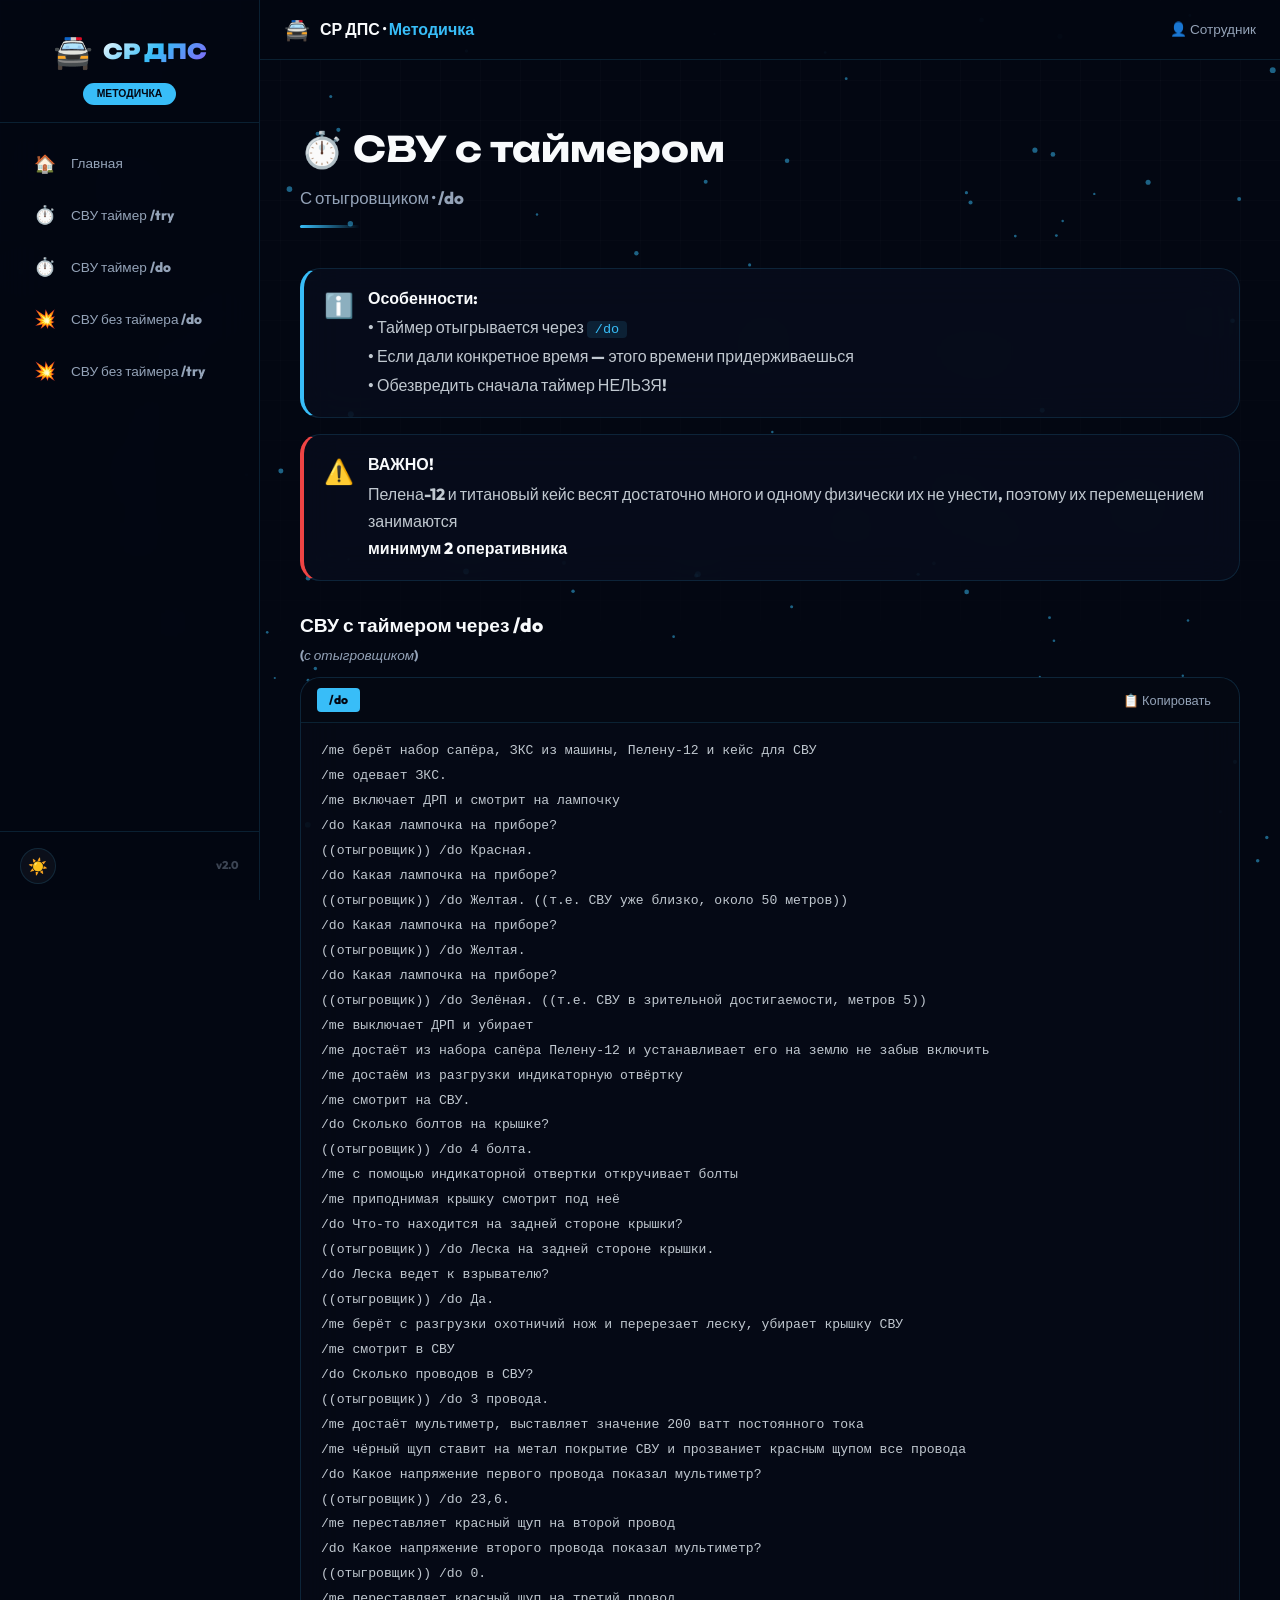
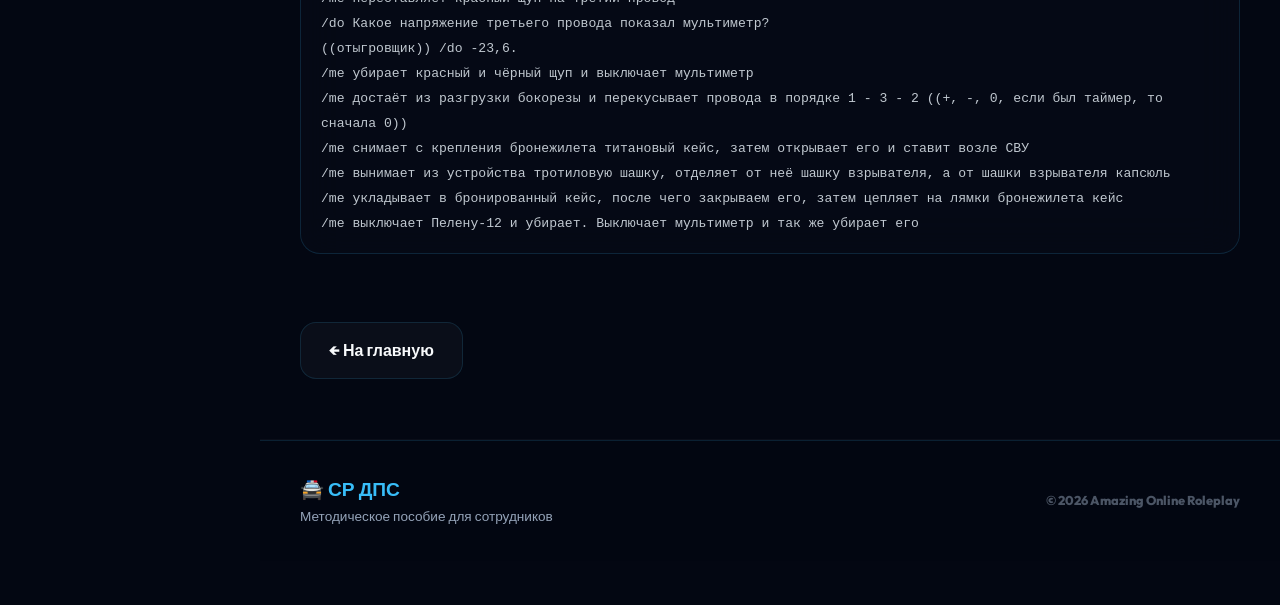
<file: pages/razminirovanie/svu-timer-with-rp.html>
<!DOCTYPE html>
<html lang="ru" data-theme="dark">
<head>
    <meta charset="UTF-8">
    <meta name="viewport" content="width=device-width, initial-scale=1.0">
    <title>СВУ с таймером · /do · СР ДПС</title>
    <link rel="preconnect" href="https://fonts.googleapis.com">
    <link rel="preconnect" href="https://fonts.gstatic.com" crossorigin>
    <link href="https://fonts.googleapis.com/css2?family=Outfit:wght@300;400;500;600;700;800;900&family=Unbounded:wght@300;400;500;700;900&display=swap" rel="stylesheet">
    <link rel="stylesheet" href="../../css/style.css">
    <link rel="stylesheet" href="../../css/themes.css">
    <link rel="icon" type="image/png" href="../../assets/img/favicon-96x96.png" sizes="96x96" />
    <link rel="icon" type="image/svg+xml" href="../../assets/img/favicon.svg" />
    <link rel="shortcut icon" href="../../assets/img/favicon.ico" />
    <link rel="apple-touch-icon" sizes="180x180" href="../../assets/img/apple-touch-icon.png" />
    <meta name="apple-mobile-web-app-title" content="DPS Method" />
    <link rel="manifest" href="../../site.webmanifest" />
</head>
<body>

    <canvas id="particles"></canvas>

    <aside class="sidebar" id="sidebar">
        <div class="sidebar__header">
            <div class="sidebar__logo">
                <span class="sidebar__logo-icon">🚔</span>
                <span class="sidebar__logo-text">СР ДПС</span>
            </div>
            <span class="sidebar__badge">Методичка</span>
        </div>
        <nav class="sidebar__nav">
            <ul class="sidebar__menu">
                <li><a href="../../primery.html" class="sidebar__link">
                    <span class="sidebar__icon">🏠</span> Главная
                </a></li>
                <li><a href="svu-timer-no-rp.html" class="sidebar__link">
                    <span class="sidebar__icon">⏱️</span> СВУ таймер /try
                </a></li>
                <li><a href="svu-timer-with-rp.html" class="sidebar__link active">
                    <span class="sidebar__icon">⏱️</span> СВУ таймер /do
                </a></li>
                <li><a href="svu-no-timer-with-rp.html" class="sidebar__link">
                    <span class="sidebar__icon">💥</span> СВУ без таймера /do
                </a></li>
                <li><a href="svu-no-timer-no-rp.html" class="sidebar__link">
                    <span class="sidebar__icon">💥</span> СВУ без таймера /try
                </a></li>
            </ul>
        </nav>
        <div class="sidebar__footer">
            <button class="theme-toggle" id="themeToggle">
                <span class="theme-toggle__icon">☀️</span>
            </button>
            <span class="sidebar__version">v2.0</span>
        </div>
    </aside>

    <main class="main-content">
        <header class="topbar">
            <button class="topbar__menu-btn" id="sidebarToggle">☰</button>
            <div class="topbar__brand">
                <span class="topbar__brand-icon">🚔</span>
                <span class="topbar__brand-text">СР ДПС · <span>Методичка</span></span>
            </div>
            <div class="topbar__info">
                <span class="topbar__user">👤 Сотрудник</span>
            </div>
        </header>

        <div class="page">
            <section class="section">
                <div class="section__header">
                    <h1 class="section__title">⏱️ СВУ с таймером</h1>
                    <p class="section__subtitle">С отыгровщиком · /do</p>
                    <div class="section__divider"></div>
                </div>

                <div class="alert alert--info">
                    <div class="alert__icon">ℹ️</div>
                    <div class="alert__content">
                        <strong>Особенности:</strong>
                        <p>• Таймер отыгрывается через <code>/do</code></p>
                        <p>• Если дали конкретное время — этого времени придерживаешься</p>
                        <p>• Обезвредить сначала таймер НЕЛЬЗЯ!</p>
                    </div>
                </div>

                <div class="alert alert--danger alert--pulse">
                    <div class="alert__icon">⚠️</div>
                    <div class="alert__content">
                        <strong>ВАЖНО!</strong>
                        <p>Пелена-12 и титановый кейс весят достаточно много и одному физически их не унести, поэтому их перемещением занимаются <strong>минимум 2 оперативника</strong></p>
                    </div>
                </div>

                <div class="method-block">
                    <h3 class="method-block__title">СВУ с таймером через /do</h3>
                    <p class="method-block__note">(с отыгровщиком)</p>

                    <div class="code-block">
                        <div class="code-block__header">
                            <span class="code-block__badge">/do</span>
                            <button class="code-block__copy" onclick="copyCode(this)">📋 Копировать</button>
                        </div>
                        <pre class="code-block__content"><code>/me берёт набор сапёра, ЗКС из машины, Пелену-12 и кейс для СВУ
/me одевает ЗКС.
/me включает ДРП и смотрит на лампочку
/do Какая лампочка на приборе?
((отыгровщик)) /do Красная.
/do Какая лампочка на приборе?
((отыгровщик)) /do Желтая. ((т.е. СВУ уже близко, около 50 метров))
/do Какая лампочка на приборе?
((отыгровщик)) /do Желтая.
/do Какая лампочка на приборе?
((отыгровщик)) /do Зелёная. ((т.е. СВУ в зрительной достигаемости, метров 5))
/me выключает ДРП и убирает
/me достаёт из набора сапёра Пелену-12 и устанавливает его на землю не забыв включить
/me достаём из разгрузки индикаторную отвёртку
/me смотрит на СВУ.
/do Сколько болтов на крышке?
((отыгровщик)) /do 4 болта.
/me с помощью индикаторной отвертки откручивает болты
/me приподнимая крышку смотрит под неё
/do Что-то находится на задней стороне крышки?
((отыгровщик)) /do Леска на задней стороне крышки.
/do Леска ведет к взрывателю?
((отыгровщик)) /do Да.
/me берёт с разгрузки охотничий нож и перерезает леску, убирает крышку СВУ
/me смотрит в СВУ
/do Сколько проводов в СВУ?
((отыгровщик)) /do 3 провода.
/me достаёт мультиметр, выставляет значение 200 ватт постоянного тока
/me чёрный щуп ставит на метал покрытие СВУ и прозваниет красным щупом все провода
/do Какое напряжение первого провода показал мультиметр?
((отыгровщик)) /do 23,6.
/me переставляет красный щуп на второй провод
/do Какое напряжение второго провода показал мультиметр?
((отыгровщик)) /do 0.
/me переставляет красный щуп на третий провод
/do Какое напряжение третьего провода показал мультиметр?
((отыгровщик)) /do -23,6.
/me убирает красный и чёрный щуп и выключает мультиметр
/me достаёт из разгрузки бокорезы и перекусывает провода в порядке 1 - 3 - 2 ((+, -, 0, если был таймер, то сначала 0))
/me снимает с крепления бронежилета титановый кейс, затем открывает его и ставит возле СВУ
/me вынимает из устройства тротиловую шашку, отделяет от неё шашку взрывателя, а от шашки взрывателя капсюль
/me укладывает в бронированный кейс, после чего закрываем его, затем цепляет на лямки бронежилета кейс
/me выключает Пелену-12 и убирает. Выключает мультиметр и так же убирает его</code></pre>
                    </div>
                </div>

                <a href="../../primery.html" class="back-btn">
                    ← На главную
                </a>
            </section>
        </div>
    </main>

    <footer class="footer">
        <div class="footer__container">
            <div class="footer__brand">
                <span class="footer__logo">🚔 СР ДПС</span>
                <p class="footer__desc">Методическое пособие для сотрудников</p>
            </div>
            <div class="footer__copy">
                <p>© 2026 Amazing Online Roleplay</p>
            </div>
        </div>
    </footer>

    <script src="../../js/theme.js"></script>
    <script src="../../js/navigation.js"></script>
    <script src="../../js/main.js"></script>
</body>
</html>
</file>
<file: css/style.css>
@font-face {
    font-family: 'MyFont';
    src: url('../assets/fonts/MyFont-Regular.ttf') format('truetype');
    font-weight: 400;
    font-style: normal;
    font-display: swap;
}

@font-face {
    font-family: 'MyFont';
    src: url('../assets/fonts/MyFont-Bold.ttf') format('truetype');
    font-weight: 700;
    font-style: normal;
    font-display: swap;
}

@font-face {
    font-family: 'MyFont';
    src: url('../assets/fonts/MyFont-Italic.ttf') format('truetype');
    font-weight: 400;
    font-style: italic;
    font-display: swap;
}

:root {
    --bg: #030712;
    --bg2: #07101f;
    --bg-card: rgba(9, 15, 30, .72);
    --bg-glass: rgba(255, 255, 255, .03);
    --border: rgba(56, 189, 248, .14);
    --primary: #38bdf8;
    --secondary: #2563eb;
    --purple: #8b5cf6;
    --text: #f8fafc;
    --text-muted: #94a3b8;
    --text-secondary: #c0c8d0;
    --success: #22c55e;
    --warning: #f59e0b;
    --danger: #ef4444;
    --shadow: 0 8px 32px rgba(0, 0, 0, 0.5);
    --shadow-hover: 0 20px 50px rgba(0, 0, 0, 0.7);
    --radius: 20px;
    --transition: all 0.3s cubic-bezier(0.4, 0, 0.2, 1);
}

* {
    margin: 0;
    padding: 0;
    box-sizing: border-box;
}

html {
    scroll-behavior: smooth;
    scrollbar-width: none;
    -ms-overflow-style: none;
}

html::-webkit-scrollbar {
    display: none;
}

body {
    font-family: 'MyFont', 'Outfit', 'Segoe UI', sans-serif;
    background: var(--bg);
    color: var(--text);
    line-height: 1.7;
    min-height: 100vh;
    overflow-x: hidden;
}

#particles {
    position: fixed;
    inset: 0;
    z-index: -2;
    pointer-events: none;
}

body::before {
    content: '';
    position: fixed;
    inset: 0;
    background-image:
        linear-gradient(rgba(255, 255, 255, .03) 1px, transparent 1px),
        linear-gradient(90deg, rgba(255, 255, 255, .03) 1px, transparent 1px);
    background-size: 40px 40px;
    background-position: 0 0;
    animation: driftGrid 30s linear infinite;
    pointer-events: none;
    z-index: -1;
    mask-image: linear-gradient(to bottom, rgba(255, 255, 255, .6), transparent);
}

@keyframes driftGrid {
    0% { background-position: 0 0; }
    100% { background-position: 40px 40px; }
}

.sidebar {
    position: fixed;
    top: 0;
    left: 0;
    width: 260px;
    height: 100vh;
    background: rgba(3, 7, 18, .95);
    backdrop-filter: blur(22px);
    border-right: 1px solid var(--border);
    z-index: 1000;
    display: flex;
    flex-direction: column;
    transition: transform 0.3s ease;
    overflow-y: auto;
    overflow-x: hidden;
}

.sidebar::-webkit-scrollbar {
    display: none;
}

.sidebar__header {
    padding: 24px 20px 16px;
    border-bottom: 1px solid var(--border);
    text-align: center;
}

.sidebar__logo {
    display: flex;
    align-items: center;
    justify-content: center;
    gap: 10px;
}

.sidebar__logo-icon {
    font-size: 2rem;
}

.sidebar__logo-text {
    font-family: 'Unbounded', sans-serif;
    font-size: 1.3rem;
    font-weight: 900;
    background: linear-gradient(135deg, #fff, var(--primary), var(--purple));
    -webkit-background-clip: text;
    -webkit-text-fill-color: transparent;
    background-clip: text;
}

.sidebar__badge {
    display: inline-block;
    background: var(--primary);
    color: var(--bg);
    padding: 2px 14px;
    border-radius: 12px;
    font-size: 0.65rem;
    font-weight: 700;
    text-transform: uppercase;
    margin-top: 4px;
}

.sidebar__nav {
    flex: 1;
    padding: 16px 12px;
}

.sidebar__menu {
    list-style: none;
}

.sidebar__link {
    display: flex;
    align-items: center;
    gap: 12px;
    padding: 10px 16px;
    border-radius: 12px;
    color: var(--text-muted);
    text-decoration: none;
    font-size: 0.85rem;
    font-weight: 500;
    transition: var(--transition);
    border-left: 3px solid transparent;
    margin-bottom: 2px;
}

.sidebar__link:hover {
    background: rgba(56, 189, 248, 0.08);
    color: var(--text);
    border-left-color: var(--primary);
}

.sidebar__link.active {
    background: rgba(56, 189, 248, 0.12);
    color: var(--primary);
    border-left-color: var(--primary);
}

.sidebar__icon {
    font-size: 1.1rem;
    width: 28px;
    text-align: center;
}

.sidebar__footer {
    padding: 16px 20px;
    border-top: 1px solid var(--border);
    display: flex;
    justify-content: space-between;
    align-items: center;
}

.sidebar__version {
    font-size: 0.7rem;
    color: var(--text-muted);
    opacity: 0.4;
}

.main-content {
    margin-left: 260px;
    position: relative;
    z-index: 1;
}

.topbar {
    position: sticky;
    top: 0;
    z-index: 100;
    background: rgba(3, 7, 18, .82);
    backdrop-filter: blur(22px);
    border-bottom: 1px solid var(--border);
    padding: 12px 24px;
    display: flex;
    align-items: center;
    justify-content: space-between;
}

.topbar__menu-btn {
    display: none;
    background: none;
    border: none;
    color: var(--text);
    font-size: 1.5rem;
    cursor: pointer;
    padding: 4px 8px;
}

.topbar__brand {
    display: flex;
    align-items: center;
    gap: 10px;
}

.topbar__brand-icon {
    font-size: 1.3rem;
}

.topbar__brand-text {
    font-size: 1rem;
    font-weight: 600;
    color: var(--text);
}

.topbar__brand-text span {
    color: var(--primary);
}

.topbar__info {
    display: flex;
    align-items: center;
    gap: 16px;
}

.topbar__user {
    font-size: 0.85rem;
    color: var(--text-muted);
}

.page {
    padding: 0;
}

.section {
    padding: 60px 40px;
    border-bottom: 1px solid rgba(255, 255, 255, 0.03);
    position: relative;
}

.section:nth-child(even) {
    background: rgba(0, 0, 0, 0.15);
}

.section__header {
    margin-bottom: 40px;
}

.section__title {
    font-family: 'Unbounded', sans-serif;
    font-size: 2.2rem;
    font-weight: 700;
    color: var(--text);
    margin-bottom: 4px;
}

.section__subtitle {
    font-size: 1.05rem;
    color: var(--text-muted);
    font-weight: 300;
}

.section__divider {
    width: 60px;
    height: 3px;
    background: linear-gradient(90deg, var(--primary), transparent);
    margin: 12px 0;
    border-radius: 2px;
}

.section__heading {
    font-size: 1.4rem;
    font-weight: 600;
    color: var(--text);
    margin: 32px 0 16px;
    padding-bottom: 8px;
    border-bottom: 1px solid var(--border);
}

.section__heading:first-of-type {
    margin-top: 0;
}

.container {
    max-width: 1100px;
    margin: 0 auto;
}

.card-grid {
    display: grid;
    grid-template-columns: repeat(auto-fit, minmax(260px, 1fr));
    gap: 20px;
    margin: 16px 0 24px;
}

.card-grid--2 {
    grid-template-columns: repeat(auto-fit, minmax(280px, 1fr));
}

.card-grid--3 {
    grid-template-columns: repeat(auto-fit, minmax(240px, 1fr));
}

.card-grid--4 {
    grid-template-columns: repeat(auto-fit, minmax(200px, 1fr));
}

.card {
    background: linear-gradient(145deg, rgba(56, 189, 248, .08), rgba(255, 255, 255, .02) 30%, rgba(139, 92, 246, .05));
    backdrop-filter: blur(20px);
    border-radius: var(--radius);
    padding: 28px;
    border: 1px solid var(--border);
    transition: var(--transition);
    position: relative;
    overflow: hidden;
}

.card::before {
    content: '';
    position: absolute;
    top: 0;
    left: 0;
    right: 0;
    height: 3px;
    background: var(--primary);
    opacity: 0.4;
}

.card:hover {
    transform: translateY(-6px);
    border-color: rgba(56, 189, 248, 0.4);
    box-shadow: var(--shadow-hover);
}

.card--danger::before { background: var(--danger); }
.card--warning::before { background: var(--warning); }
.card--primary::before { background: var(--primary); }
.card--success::before { background: var(--success); }

.card__icon {
    font-size: 2rem;
    margin-bottom: 8px;
}

.card__title {
    font-size: 1.1rem;
    font-weight: 600;
    color: var(--text);
    margin-bottom: 4px;
}

.card__desc {
    font-size: 0.9rem;
    color: var(--text-muted);
    line-height: 1.5;
}

.card__list {
    list-style: none;
    padding: 0;
    margin-top: 8px;
}

.card__list li {
    padding: 3px 0 3px 22px;
    position: relative;
    color: var(--text-secondary);
    font-size: 0.85rem;
}

.card__list li::before {
    content: '▸';
    position: absolute;
    left: 0;
    color: var(--primary);
}

.card__badge {
    display: inline-block;
    background: var(--primary);
    color: var(--bg);
    padding: 3px 12px;
    border-radius: 12px;
    font-size: 0.7rem;
    font-weight: 600;
    margin-top: 10px;
}

.alert {
    display: flex;
    align-items: flex-start;
    gap: 14px;
    padding: 16px 20px;
    border-radius: var(--radius);
    margin: 16px 0;
    background: var(--bg-card);
    backdrop-filter: blur(20px);
    border: 1px solid var(--border);
    border-left-width: 4px;
}

.alert--danger { border-left-color: var(--danger); }
.alert--warning { border-left-color: var(--warning); }
.alert--info { border-left-color: var(--primary); }
.alert--success { border-left-color: var(--success); }

.alert--pulse {
    animation: alertPulse 2.5s infinite;
}

@keyframes alertPulse {
    0%, 100% { box-shadow: 0 0 0 0 rgba(56, 189, 248, 0.05); }
    50% { box-shadow: 0 0 0 8px rgba(56, 189, 248, 0.02); }
}

.alert__icon {
    font-size: 1.5rem;
    flex-shrink: 0;
}

.alert__content strong {
    display: block;
    color: var(--text);
}

.alert__content p {
    color: var(--text-secondary);
    margin: 2px 0;
}

.alert__content ul {
    margin: 6px 0 0 18px;
    color: var(--text-secondary);
}

.alert__content code {
    background: rgba(56, 189, 248, 0.12);
    padding: 1px 8px;
    border-radius: 4px;
    font-size: 0.85rem;
    color: var(--primary);
}

.method-block {
    margin: 28px 0;
}

.method-block__title {
    font-size: 1.2rem;
    font-weight: 600;
    color: var(--text);
    margin-bottom: 2px;
}

.method-block__note {
    color: var(--text-muted);
    font-size: 0.85rem;
    font-style: italic;
    margin-bottom: 10px;
}

.code-block {
    background: var(--bg-card);
    backdrop-filter: blur(20px);
    border-radius: var(--radius);
    border: 1px solid var(--border);
    overflow: hidden;
}

.code-block__header {
    display: flex;
    justify-content: space-between;
    align-items: center;
    padding: 10px 16px;
    background: rgba(0, 0, 0, 0.3);
    border-bottom: 1px solid var(--border);
}

.code-block__badge {
    background: var(--primary);
    color: var(--bg);
    padding: 2px 12px;
    border-radius: 4px;
    font-weight: 700;
    font-size: 0.75rem;
}

.code-block__copy {
    background: none;
    border: none;
    color: var(--text-muted);
    cursor: pointer;
    padding: 4px 12px;
    border-radius: 4px;
    font-size: 0.8rem;
    transition: var(--transition);
}

.code-block__copy:hover {
    background: rgba(56, 189, 248, 0.12);
    color: var(--primary);
}

.code-block__content {
    padding: 16px 20px;
    margin: 0;
    font-family: 'Consolas', 'Courier New', monospace;
    font-size: 0.82rem;
    line-height: 1.9;
    color: var(--text-secondary);
    white-space: pre-wrap;
    word-break: break-word;
    overflow-x: auto;
    background: rgba(0, 0, 0, 0.2);
}

.styled-list {
    list-style: none;
    padding: 0;
}

.styled-list li {
    padding: 6px 0 6px 28px;
    position: relative;
    color: var(--text-secondary);
    border-bottom: 1px solid rgba(255, 255, 255, 0.03);
}

.styled-list li:last-child {
    border-bottom: none;
}

.styled-list li::before {
    content: '▸';
    position: absolute;
    left: 0;
    color: var(--primary);
    font-weight: 700;
}

.styled-list code {
    background: rgba(56, 189, 248, 0.1);
    padding: 1px 8px;
    border-radius: 4px;
    font-size: 0.85rem;
    color: var(--primary);
}

.styled-list--numbered {
    counter-reset: item;
}

.styled-list--numbered li {
    padding-left: 40px;
}

.styled-list--numbered li::before {
    content: counter(item) '.';
    counter-increment: item;
    color: var(--primary);
    font-weight: 700;
}

.grid-2 {
    display: grid;
    grid-template-columns: repeat(auto-fit, minmax(300px, 1fr));
    gap: 30px;
}

.tabs {
    background: var(--bg-card);
    backdrop-filter: blur(20px);
    border-radius: var(--radius);
    border: 1px solid var(--border);
    overflow: hidden;
}

.tabs__nav {
    display: flex;
    flex-wrap: wrap;
    gap: 4px;
    padding: 12px 16px;
    background: rgba(0, 0, 0, 0.2);
    border-bottom: 1px solid var(--border);
}

.tabs__btn {
    padding: 8px 18px;
    border: none;
    border-radius: 8px;
    background: none;
    color: var(--text-muted);
    cursor: pointer;
    font-weight: 500;
    transition: var(--transition);
    font-size: 0.85rem;
}

.tabs__btn:hover {
    background: rgba(56, 189, 248, 0.08);
    color: var(--text);
}

.tabs__btn.active {
    background: var(--primary);
    color: var(--bg);
}

.tabs__content {
    display: none;
    padding: 24px 28px;
    color: var(--text-secondary);
}

.tabs__content.active {
    display: block;
}

.tabs__content h3 {
    color: var(--text);
    font-size: 1.3rem;
    margin-bottom: 12px;
}

.tabs__content h4 {
    color: var(--text);
    font-size: 1.05rem;
    margin: 16px 0 8px;
}

.tabs__content p {
    margin: 6px 0;
}

.tabs__content ul,
.tabs__content ol {
    margin: 6px 0 12px 20px;
}

.tabs__content li {
    margin: 3px 0;
}

.tabs__content strong {
    color: var(--primary);
}

.tabs__content .highlight {
    background: rgba(56, 189, 248, 0.06);
    border-left: 4px solid var(--primary);
    padding: 14px 20px;
    border-radius: 12px;
    margin: 16px 0;
}

.tabs__content .warning {
    background: rgba(239, 68, 68, 0.06);
    border-left: 4px solid var(--danger);
    padding: 14px 20px;
    border-radius: 12px;
    margin: 16px 0;
}

.table-wrapper {
    overflow-x: auto;
    border-radius: var(--radius);
    border: 1px solid var(--border);
    background: var(--bg-card);
    backdrop-filter: blur(20px);
}

.table {
    width: 100%;
    border-collapse: collapse;
    font-size: 0.85rem;
}

.table thead {
    background: rgba(0, 0, 0, 0.3);
}

.table th {
    padding: 12px 16px;
    text-align: left;
    color: var(--primary);
    font-weight: 600;
    font-size: 0.75rem;
    text-transform: uppercase;
    letter-spacing: 0.5px;
    border-bottom: 2px solid var(--border);
}

.table td {
    padding: 10px 16px;
    border-bottom: 1px solid rgba(255, 255, 255, 0.03);
    color: var(--text-secondary);
}

.table tr:hover td {
    background: rgba(56, 189, 248, 0.04);
}

.table__placeholder {
    color: var(--text-muted);
    opacity: 0.4;
}

.table__note {
    margin-top: 10px;
    color: var(--text-muted);
    font-size: 0.8rem;
    font-style: italic;
}

.footer {
    background: rgba(3, 7, 18, .95);
    border-top: 1px solid var(--border);
    padding: 32px 40px;
    margin-left: 260px;
}

.footer__container {
    display: flex;
    justify-content: space-between;
    align-items: center;
    flex-wrap: wrap;
    gap: 20px;
}

.footer__logo {
    font-size: 1.2rem;
    font-weight: 700;
    color: var(--primary);
}

.footer__desc {
    font-size: 0.85rem;
    color: var(--text-muted);
}

.footer__links {
    display: flex;
    flex-wrap: wrap;
    gap: 16px;
}

.footer__links a {
    color: var(--text-muted);
    text-decoration: none;
    font-size: 0.85rem;
    transition: var(--transition);
}

.footer__links a:hover {
    color: var(--primary);
}

.footer__copy {
    text-align: right;
    font-size: 0.8rem;
    color: var(--text-muted);
    opacity: 0.5;
}

.theme-toggle {
    background: rgba(255, 255, 255, 0.04);
    border: 1px solid var(--border);
    border-radius: 50%;
    width: 36px;
    height: 36px;
    cursor: pointer;
    font-size: 1rem;
    display: flex;
    align-items: center;
    justify-content: center;
    transition: var(--transition);
    color: var(--text);
}

.theme-toggle:hover {
    background: rgba(56, 189, 248, 0.1);
    border-color: var(--primary);
    transform: rotate(20deg);
}

@media (max-width: 1024px) {
    .section {
        padding: 40px 24px;
    }
    .footer {
        padding: 24px;
        margin-left: 0;
    }
}

@media (max-width: 768px) {
    .sidebar {
        transform: translateX(-100%);
        width: 280px;
    }

    .sidebar--open {
        transform: translateX(0);
    }

    .main-content {
        margin-left: 0;
    }

    .topbar__menu-btn {
        display: block;
    }

    .topbar__brand-text {
        font-size: 0.9rem;
    }

    .topbar__user {
        font-size: 0.8rem;
    }

    .section {
        padding: 30px 16px;
    }

    .section__title {
        font-size: 1.6rem;
    }

    .section__subtitle {
        font-size: 0.95rem;
    }

    .card-grid {
        grid-template-columns: 1fr;
    }

    .card-grid--2,
    .card-grid--3,
    .card-grid--4 {
        grid-template-columns: 1fr;
    }

    .grid-2 {
        grid-template-columns: 1fr;
    }

    .tabs__nav {
        flex-direction: column;
    }

    .tabs__btn {
        text-align: left;
    }

    .tabs__content {
        padding: 16px;
    }

    .code-block__content {
        font-size: 0.7rem;
        padding: 12px 14px;
    }

    .footer__container {
        flex-direction: column;
        text-align: center;
    }

    .footer__copy {
        text-align: center;
    }
}

@media (max-width: 480px) {
    .section {
        padding: 20px 12px;
    }

    .section__title {
        font-size: 1.3rem;
    }

    .topbar {
        padding: 10px 12px;
    }

    .topbar__brand-text {
        font-size: 0.8rem;
    }

    .code-block__content {
        font-size: 0.65rem;
        padding: 10px 12px;
    }

    .alert {
        flex-direction: column;
        gap: 8px;
    }
}

.back-btn {
    display: inline-flex;
    align-items: center;
    gap: 12px;
    padding: 14px 28px;
    border-radius: 16px;
    border: 1px solid var(--border);
    background: rgba(255, 255, 255, 0.03);
    color: var(--text);
    font-weight: 600;
    text-decoration: none;
    transition: var(--transition);
    margin-top: 40px;
}

.back-btn:hover {
    background: rgba(56, 189, 248, 0.08);
    border-color: var(--primary);
    transform: translateX(-6px);
}
</file>
<file: css/themes.css>
[data-theme="dark"] {
    --bg: #030712;
    --bg2: #07101f;
    --bg-card: rgba(9, 15, 30, .72);
    --bg-glass: rgba(255, 255, 255, .03);
    --border: rgba(56, 189, 248, .14);
    --text: #f8fafc;
    --text-muted: #94a3b8;
    --text-secondary: #c0c8d0;
    --shadow: 0 8px 32px rgba(0, 0, 0, 0.5);
    --shadow-hover: 0 20px 50px rgba(0, 0, 0, 0.7);
}

[data-theme="dark"] body::before {
    background-image:
        linear-gradient(rgba(255, 255, 255, .03) 1px, transparent 1px),
        linear-gradient(90deg, rgba(255, 255, 255, .03) 1px, transparent 1px);
}

[data-theme="dark"] .sidebar {
    background: rgba(3, 7, 18, .95);
}

[data-theme="dark"] .code-block__content {
    background: rgba(0, 0, 0, 0.2);
}

[data-theme="light"] {
    --bg: #f0f2f5;
    --bg2: #e8ecf1;
    --bg-card: rgba(255, 255, 255, .85);
    --bg-glass: rgba(0, 0, 0, .03);
    --border: rgba(37, 99, 235, .15);
    --text: #1a1a1a;
    --text-muted: #6a7a8a;
    --text-secondary: #3a4a5a;
    --shadow: 0 8px 32px rgba(0, 0, 0, 0.08);
    --shadow-hover: 0 20px 50px rgba(0, 0, 0, 0.12);
}

[data-theme="light"] body::before {
    background-image:
        linear-gradient(rgba(0, 0, 0, .04) 1px, transparent 1px),
        linear-gradient(90deg, rgba(0, 0, 0, .04) 1px, transparent 1px);
}

[data-theme="light"] .sidebar {
    background: rgba(255, 255, 255, .95);
    border-right-color: rgba(0, 0, 0, .06);
}

[data-theme="light"] .sidebar__link {
    color: #4a5a6a;
}

[data-theme="light"] .sidebar__link:hover {
    background: rgba(56, 189, 248, 0.08);
    color: #1a1a1a;
}

[data-theme="light"] .sidebar__link.active {
    background: rgba(56, 189, 248, 0.12);
    color: #2563eb;
}

[data-theme="light"] .sidebar__logo-text {
    background: linear-gradient(135deg, #1a1a1a, #2563eb);
    -webkit-background-clip: text;
    -webkit-text-fill-color: transparent;
    background-clip: text;
}

[data-theme="light"] .topbar {
    background: rgba(255, 255, 255, .92);
    border-bottom-color: rgba(0, 0, 0, .06);
}

[data-theme="light"] .topbar__brand-text {
    color: #1a1a1a;
}

[data-theme="light"] .topbar__user {
    color: #6a7a8a;
}

[data-theme="light"] .section:nth-child(even) {
    background: rgba(0, 0, 0, .02);
}

[data-theme="light"] .section__title {
    color: #1a1a1a;
}

[data-theme="light"] .section__heading {
    color: #1a1a1a;
    border-bottom-color: rgba(0, 0, 0, .06);
}

[data-theme="light"] .card {
    background: rgba(255, 255, 255, .92);
    border-color: rgba(0, 0, 0, .06);
}

[data-theme="light"] .card__title {
    color: #1a1a1a;
}

[data-theme="light"] .card__desc {
    color: #5a6a7a;
}

[data-theme="light"] .card__list li {
    color: #4a5a6a;
}

[data-theme="light"] .alert {
    background: rgba(255, 255, 255, .92);
    border-color: rgba(0, 0, 0, .06);
}

[data-theme="light"] .alert__content strong {
    color: #1a1a1a;
}

[data-theme="light"] .alert__content p {
    color: #4a5a6a;
}

[data-theme="light"] .code-block {
    background: rgba(255, 255, 255, .92);
    border-color: rgba(0, 0, 0, .06);
}

[data-theme="light"] .code-block__header {
    background: rgba(0, 0, 0, .04);
}

[data-theme="light"] .code-block__content {
    background: rgba(0, 0, 0, .02);
    color: #3a4a5a;
}

[data-theme="light"] .styled-list li {
    color: #4a5a6a;
    border-bottom-color: rgba(0, 0, 0, .04);
}

[data-theme="light"] .tabs {
    background: rgba(255, 255, 255, .92);
    border-color: rgba(0, 0, 0, .06);
}

[data-theme="light"] .tabs__nav {
    background: rgba(0, 0, 0, .03);
}

[data-theme="light"] .tabs__content {
    color: #4a5a6a;
}

[data-theme="light"] .tabs__content h3 {
    color: #1a1a1a;
}

[data-theme="light"] .tabs__content h4 {
    color: #1a1a1a;
}

[data-theme="light"] .tabs__content strong {
    color: #2563eb;
}

[data-theme="light"] .tabs__content .highlight {
    background: rgba(37, 99, 235, .05);
    border-left-color: #2563eb;
}

[data-theme="light"] .table-wrapper {
    background: rgba(255, 255, 255, .92);
    border-color: rgba(0, 0, 0, .06);
}

[data-theme="light"] .table thead {
    background: rgba(0, 0, 0, .04);
}

[data-theme="light"] .table th {
    color: #2563eb;
    border-bottom-color: rgba(0, 0, 0, .08);
}

[data-theme="light"] .table td {
    color: #4a5a6a;
    border-bottom-color: rgba(0, 0, 0, .04);
}

[data-theme="light"] .table tr:hover td {
    background: rgba(37, 99, 235, .04);
}

[data-theme="light"] .footer {
    background: #0a1628;
}

[data-theme="light"] .footer__links a {
    color: rgba(255, 255, 255, .5);
}

[data-theme="light"] .footer__links a:hover {
    color: var(--primary);
}

[data-theme="light"] .theme-toggle {
    color: #1a1a1a;
    border-color: rgba(0, 0, 0, .1);
}

[data-theme="light"] .theme-toggle:hover {
    background: rgba(37, 99, 235, 0.08);
}

[data-theme="light"] .method-block__title {
    color: #1a1a1a;
}

[data-theme="light"] .method-block__note {
    color: #6a7a8a;
}

[data-theme="light"] .sidebar__badge {
    background: var(--primary);
    color: #fff;
}

[data-theme="light"] .sidebar__version {
    color: #8a9aaa;
}

[data-theme="light"] .topbar__menu-btn {
    color: #1a1a1a;
}

[data-theme="light"] .card__badge {
    background: var(--primary);
    color: #fff;
}
</file>
